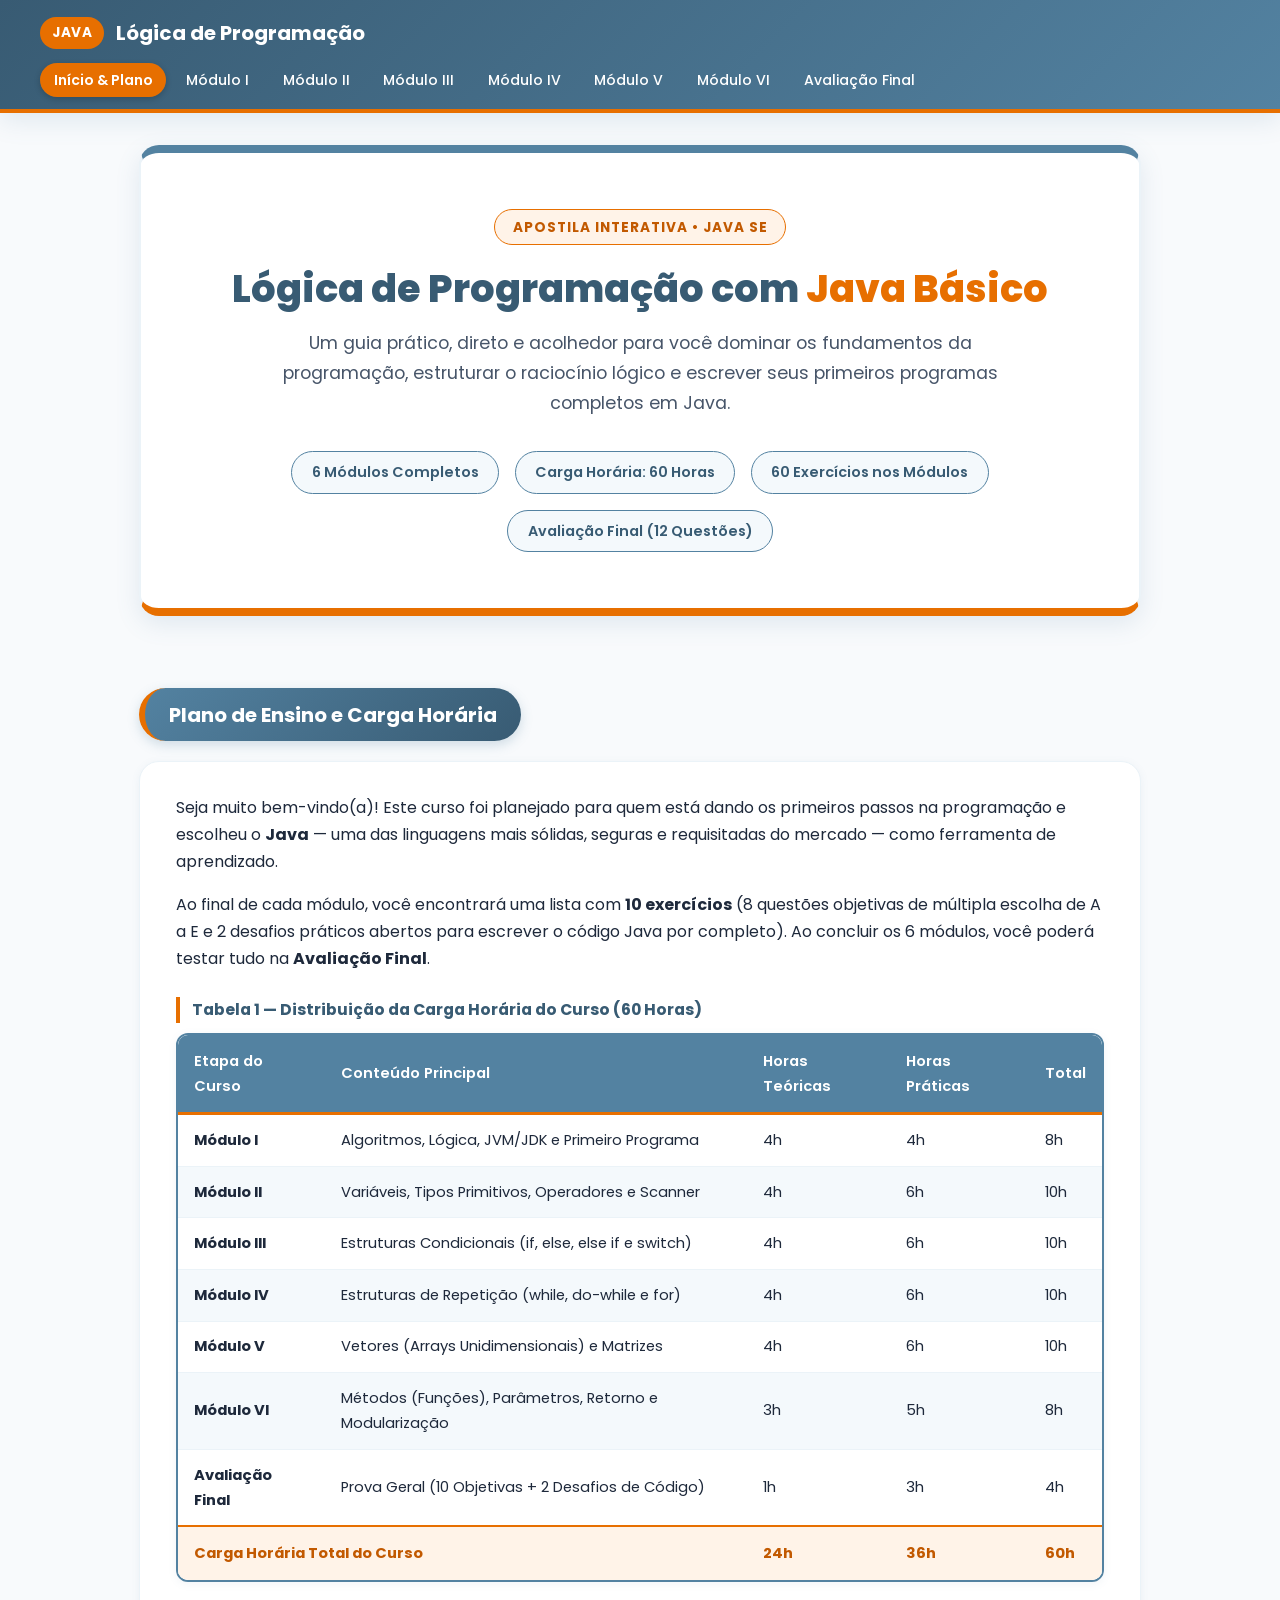
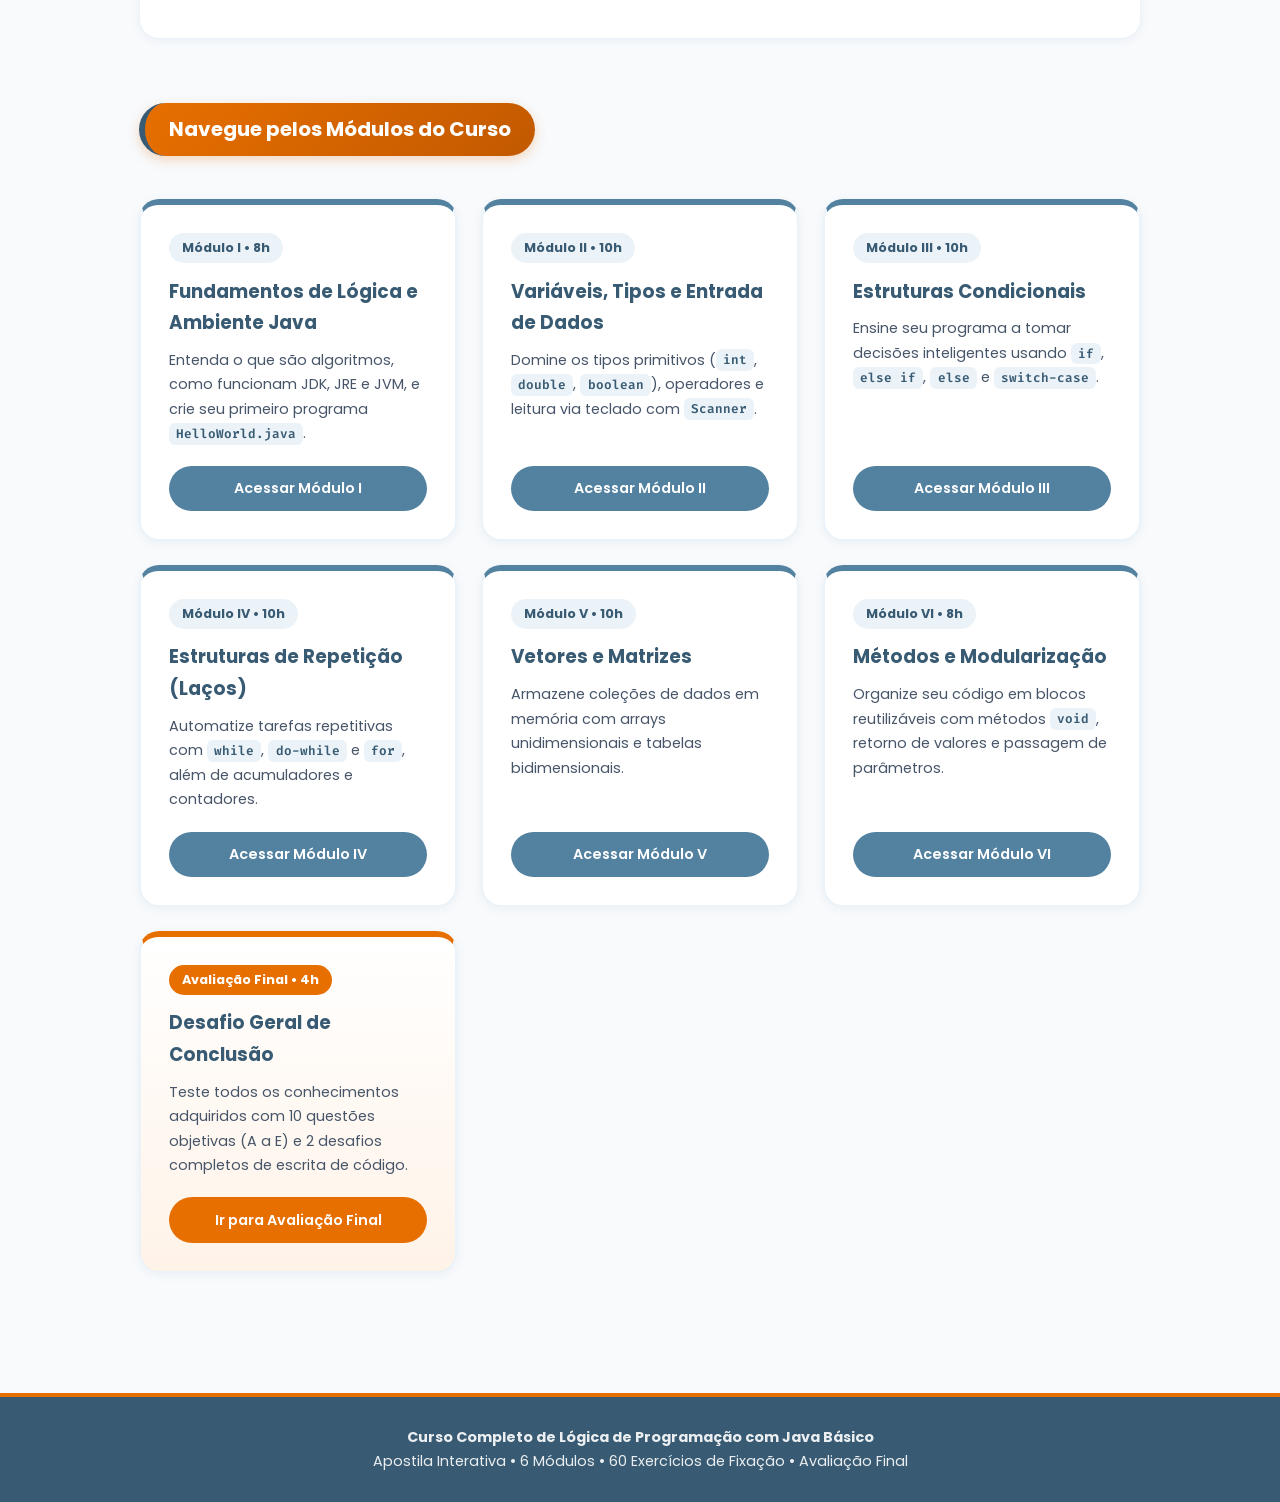
<file: index.html>
<!DOCTYPE html>
<html lang="pt-BR">
<head>
  <meta charset="UTF-8">
  <meta name="viewport" content="width=device-width, initial-scale=1.0">
  <title>Início & Plano de Ensino | Lógica de Programação com Java Básico</title>
  <link rel="stylesheet" href="styles.css">
</head>
<body>
  <header class="navbar">
    <div class="navbar-container">
      <a href="index.html" class="brand">
        <span class="brand-badge">JAVA</span>
        <span>Lógica de Programação</span>
      </a>
      <nav>
        <ul class="nav-links">
          <li><a href="index.html" class="active">Início & Plano</a></li>
<li><a href="modulo1.html" class="">Módulo I</a></li>
<li><a href="modulo2.html" class="">Módulo II</a></li>
<li><a href="modulo3.html" class="">Módulo III</a></li>
<li><a href="modulo4.html" class="">Módulo IV</a></li>
<li><a href="modulo5.html" class="">Módulo V</a></li>
<li><a href="modulo6.html" class="">Módulo VI</a></li>
<li><a href="avaliacao.html" class="">Avaliação Final</a></li>
        </ul>
      </nav>
    </div>
  </header>

  <main class="main-container">
    
<section class="hero-cover">
  <span class="hero-tag">Apostila Interativa • Java SE</span>
  <h1>Lógica de Programação com <span>Java Básico</span></h1>
  <p class="hero-subtitle">
    Um guia prático, direto e acolhedor para você dominar os fundamentos da programação, estruturar o raciocínio lógico e escrever seus primeiros programas completos em Java.
  </p>
  <div class="hero-meta">
    <span class="meta-pill">6 Módulos Completos</span>
    <span class="meta-pill">Carga Horária: 60 Horas</span>
    <span class="meta-pill">60 Exercícios nos Módulos</span>
    <span class="meta-pill">Avaliação Final (12 Questões)</span>
  </div>
</section>

<div class="title-balloon">Plano de Ensino e Carga Horária</div>
<section class="content-card">
  <p>
    Seja muito bem-vindo(a)! Este curso foi planejado para quem está dando os primeiros passos na programação e escolheu o <strong>Java</strong> — uma das linguagens mais sólidas, seguras e requisitadas do mercado — como ferramenta de aprendizado.
  </p>
  <p>
    Ao final de cada módulo, você encontrará uma lista com <strong>10 exercícios</strong> (8 questões objetivas de múltipla escolha de A a E e 2 desafios práticos abertos para escrever o código Java por completo). Ao concluir os 6 módulos, você poderá testar tudo na <strong>Avaliação Final</strong>.
  </p>

  <div class="table-caption">Tabela 1 — Distribuição da Carga Horária do Curso (60 Horas)</div>
  <div class="table-responsive">
    <table>
      <thead>
        <tr>
          <th>Etapa do Curso</th>
          <th>Conteúdo Principal</th>
          <th>Horas Teóricas</th>
          <th>Horas Práticas</th>
          <th>Total</th>
        </tr>
      </thead>
      <tbody>
        <tr>
          <td><strong>Módulo I</strong></td>
          <td>Algoritmos, Lógica, JVM/JDK e Primeiro Programa</td>
          <td>4h</td>
          <td>4h</td>
          <td>8h</td>
        </tr>
        <tr>
          <td><strong>Módulo II</strong></td>
          <td>Variáveis, Tipos Primitivos, Operadores e Scanner</td>
          <td>4h</td>
          <td>6h</td>
          <td>10h</td>
        </tr>
        <tr>
          <td><strong>Módulo III</strong></td>
          <td>Estruturas Condicionais (if, else, else if e switch)</td>
          <td>4h</td>
          <td>6h</td>
          <td>10h</td>
        </tr>
        <tr>
          <td><strong>Módulo IV</strong></td>
          <td>Estruturas de Repetição (while, do-while e for)</td>
          <td>4h</td>
          <td>6h</td>
          <td>10h</td>
        </tr>
        <tr>
          <td><strong>Módulo V</strong></td>
          <td>Vetores (Arrays Unidimensionais) e Matrizes</td>
          <td>4h</td>
          <td>6h</td>
          <td>10h</td>
        </tr>
        <tr>
          <td><strong>Módulo VI</strong></td>
          <td>Métodos (Funções), Parâmetros, Retorno e Modularização</td>
          <td>3h</td>
          <td>5h</td>
          <td>8h</td>
        </tr>
        <tr>
          <td><strong>Avaliação Final</strong></td>
          <td>Prova Geral (10 Objetivas + 2 Desafios de Código)</td>
          <td>1h</td>
          <td>3h</td>
          <td>4h</td>
        </tr>
      </tbody>
      <tfoot>
        <tr>
          <td colspan="2">Carga Horária Total do Curso</td>
          <td>24h</td>
          <td>36h</td>
          <td>60h</td>
        </tr>
      </tfoot>
    </table>
  </div>
</section>

<div class="title-balloon orange">Navegue pelos Módulos do Curso</div>
<section class="modules-grid">
  <div class="module-card">
    <span class="module-card-tag">Módulo I • 8h</span>
    <h3>Fundamentos de Lógica e Ambiente Java</h3>
    <p>Entenda o que são algoritmos, como funcionam JDK, JRE e JVM, e crie seu primeiro programa <code class="inline">HelloWorld.java</code>.</p>
    <a href="modulo1.html" class="btn">Acessar Módulo I</a>
  </div>

  <div class="module-card">
    <span class="module-card-tag">Módulo II • 10h</span>
    <h3>Variáveis, Tipos e Entrada de Dados</h3>
    <p>Domine os tipos primitivos (<code class="inline">int</code>, <code class="inline">double</code>, <code class="inline">boolean</code>), operadores e leitura via teclado com <code class="inline">Scanner</code>.</p>
    <a href="modulo2.html" class="btn">Acessar Módulo II</a>
  </div>

  <div class="module-card">
    <span class="module-card-tag">Módulo III • 10h</span>
    <h3>Estruturas Condicionais</h3>
    <p>Ensine seu programa a tomar decisões inteligentes usando <code class="inline">if</code>, <code class="inline">else if</code>, <code class="inline">else</code> e <code class="inline">switch-case</code>.</p>
    <a href="modulo3.html" class="btn">Acessar Módulo III</a>
  </div>

  <div class="module-card">
    <span class="module-card-tag">Módulo IV • 10h</span>
    <h3>Estruturas de Repetição (Laços)</h3>
    <p>Automatize tarefas repetitivas com <code class="inline">while</code>, <code class="inline">do-while</code> e <code class="inline">for</code>, além de acumuladores e contadores.</p>
    <a href="modulo4.html" class="btn">Acessar Módulo IV</a>
  </div>

  <div class="module-card">
    <span class="module-card-tag">Módulo V • 10h</span>
    <h3>Vetores e Matrizes</h3>
    <p>Armazene coleções de dados em memória com arrays unidimensionais e tabelas bidimensionais.</p>
    <a href="modulo5.html" class="btn">Acessar Módulo V</a>
  </div>

  <div class="module-card">
    <span class="module-card-tag">Módulo VI • 8h</span>
    <h3>Métodos e Modularização</h3>
    <p>Organize seu código em blocos reutilizáveis com métodos <code class="inline">void</code>, retorno de valores e passagem de parâmetros.</p>
    <a href="modulo6.html" class="btn">Acessar Módulo VI</a>
  </div>

  <div class="module-card exam-card">
    <span class="module-card-tag">Avaliação Final • 4h</span>
    <h3>Desafio Geral de Conclusão</h3>
    <p>Teste todos os conhecimentos adquiridos com 10 questões objetivas (A a E) e 2 desafios completos de escrita de código.</p>
    <a href="avaliacao.html" class="btn btn-orange">Ir para Avaliação Final</a>
  </div>
</section>

  </main>

  <footer>
    <p><strong>Curso Completo de Lógica de Programação com Java Básico</strong></p>
    <p>Apostila Interativa • 6 Módulos • 60 Exercícios de Fixação • Avaliação Final</p>
  </footer>
  <script src="script.js"></script>
    
</body>
</html>
</file>
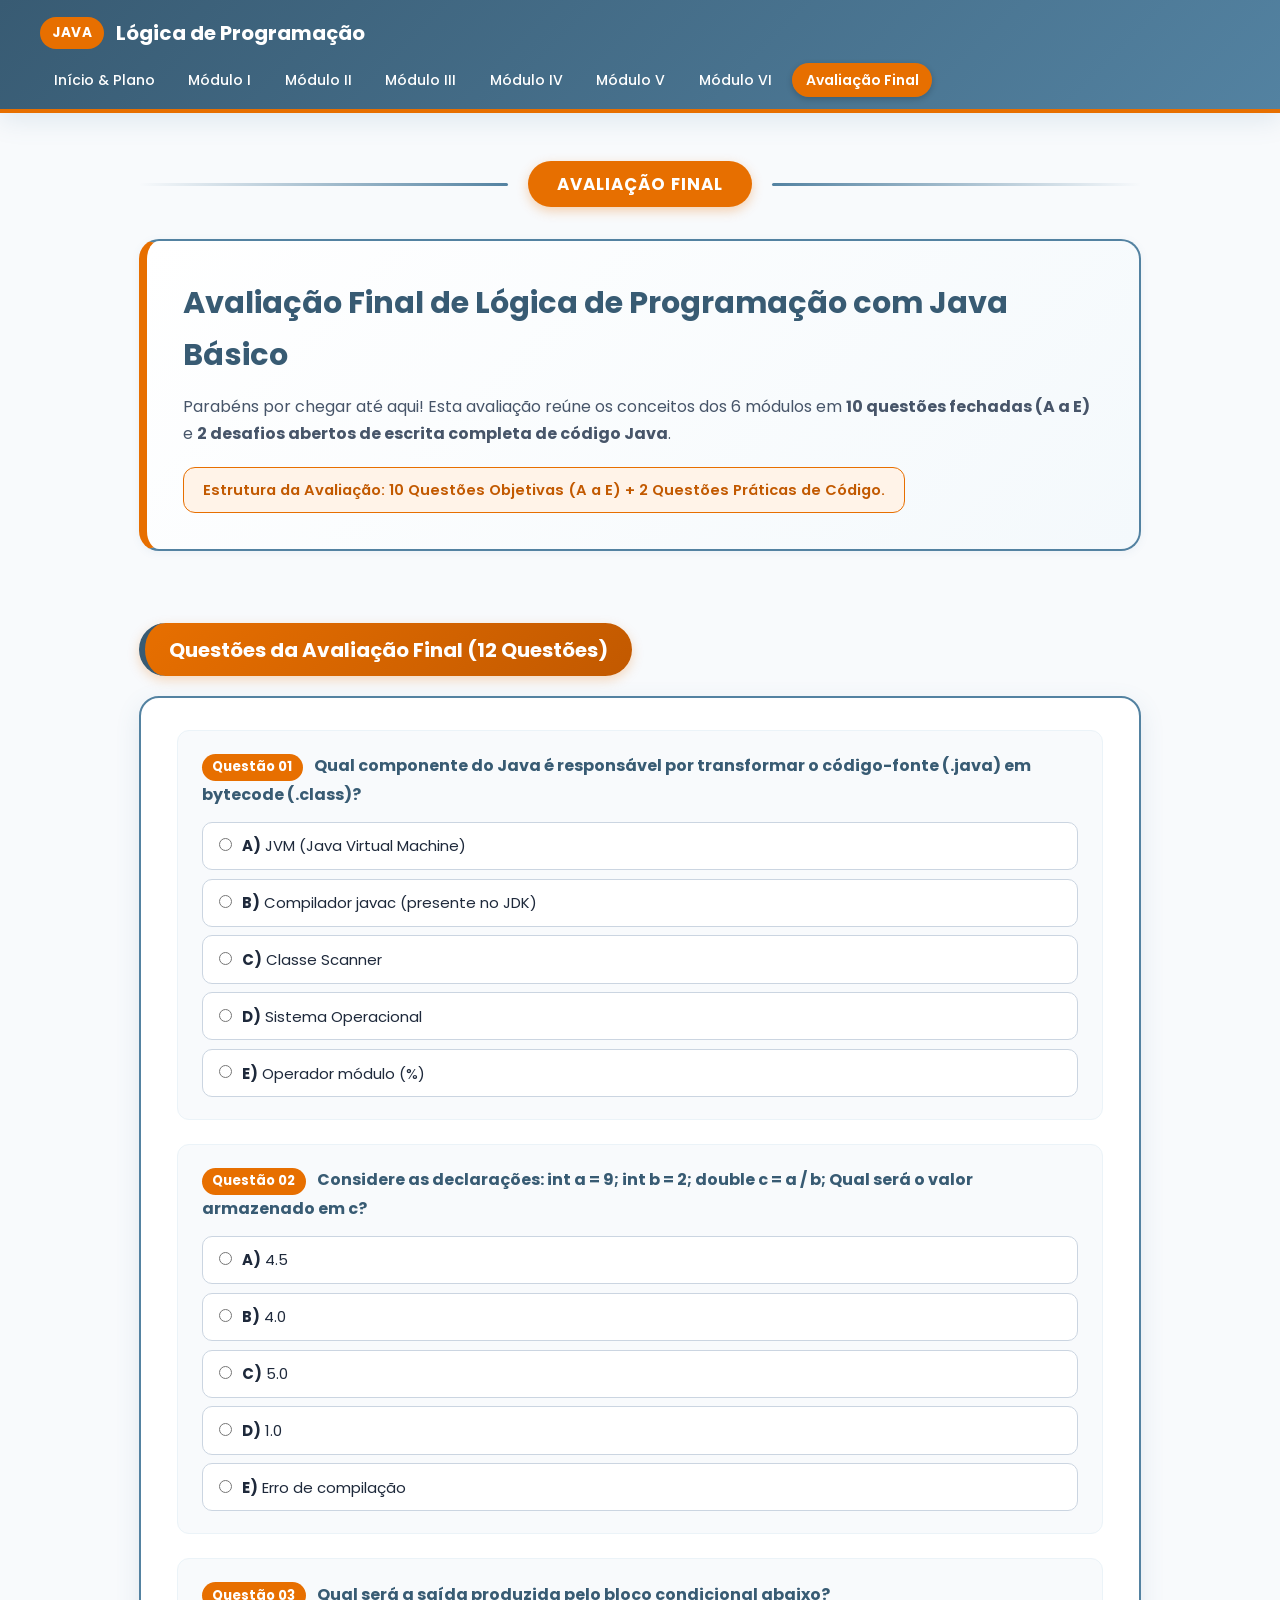
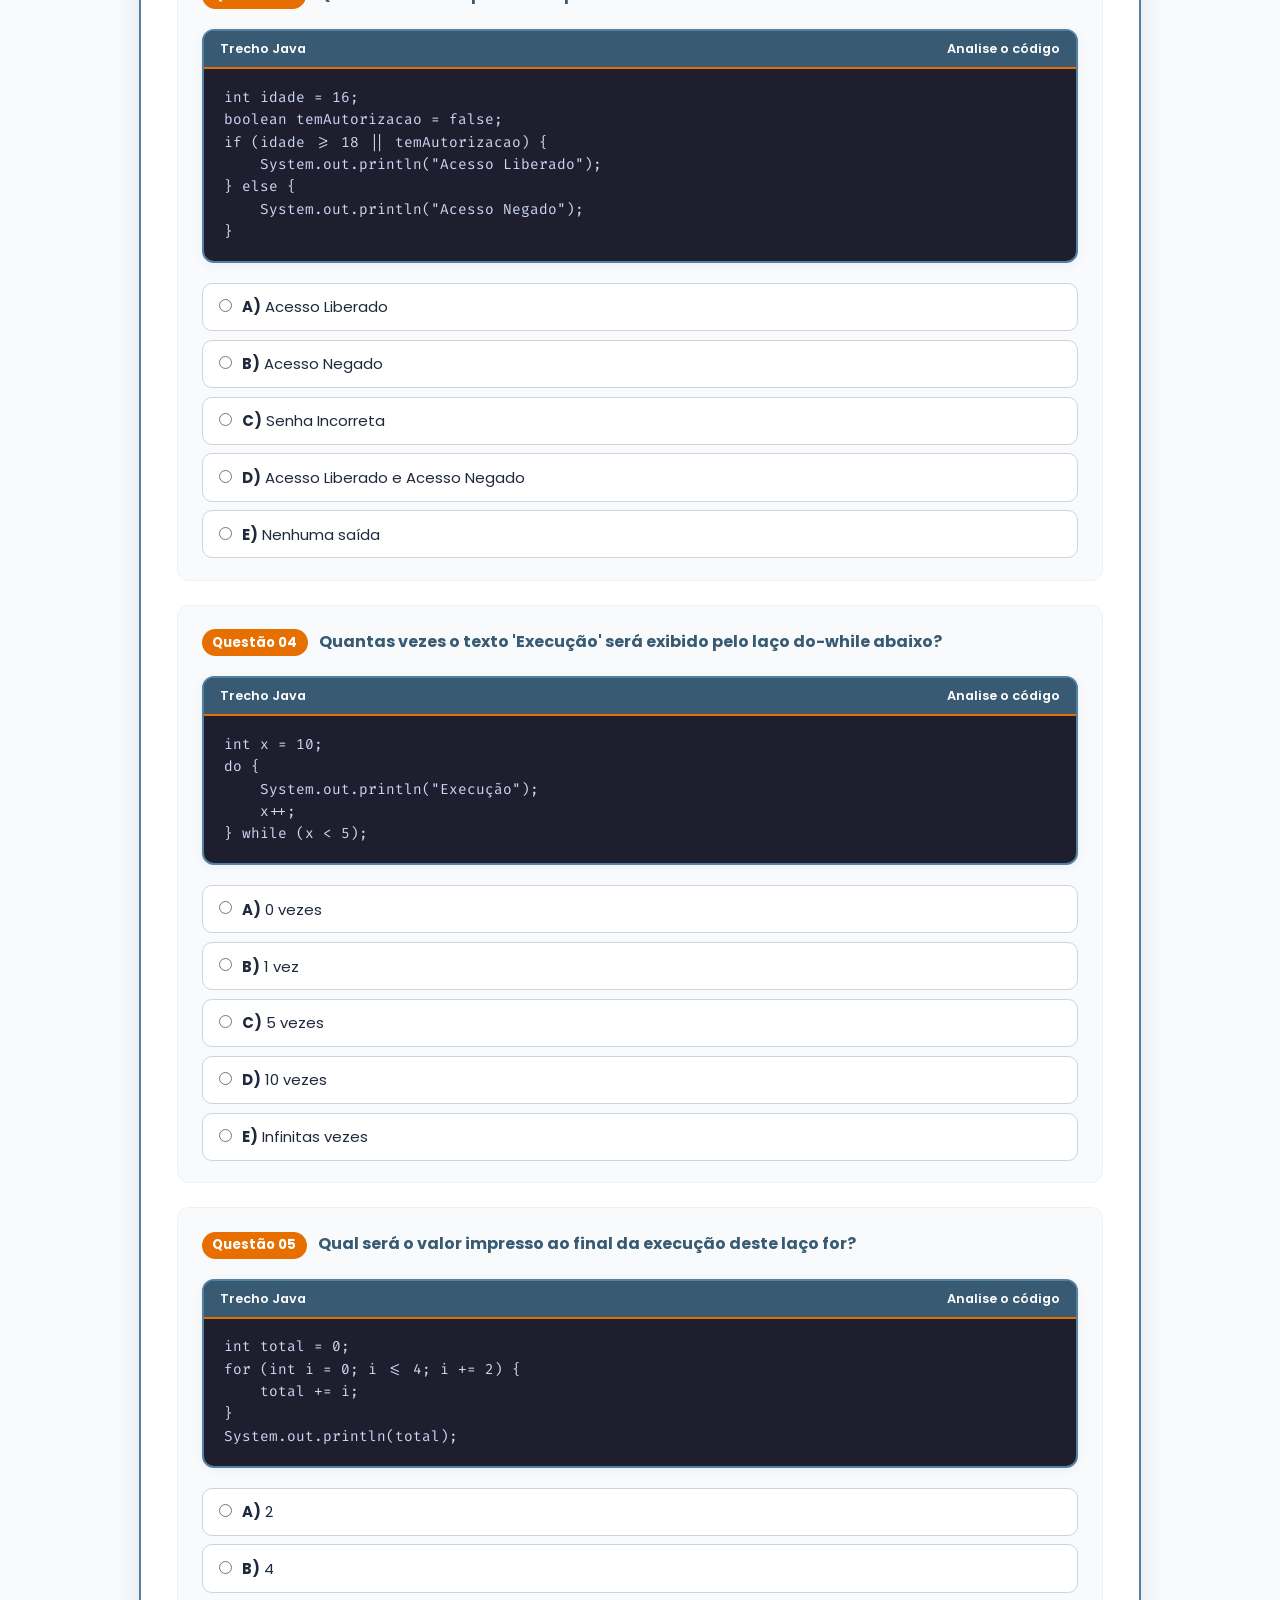
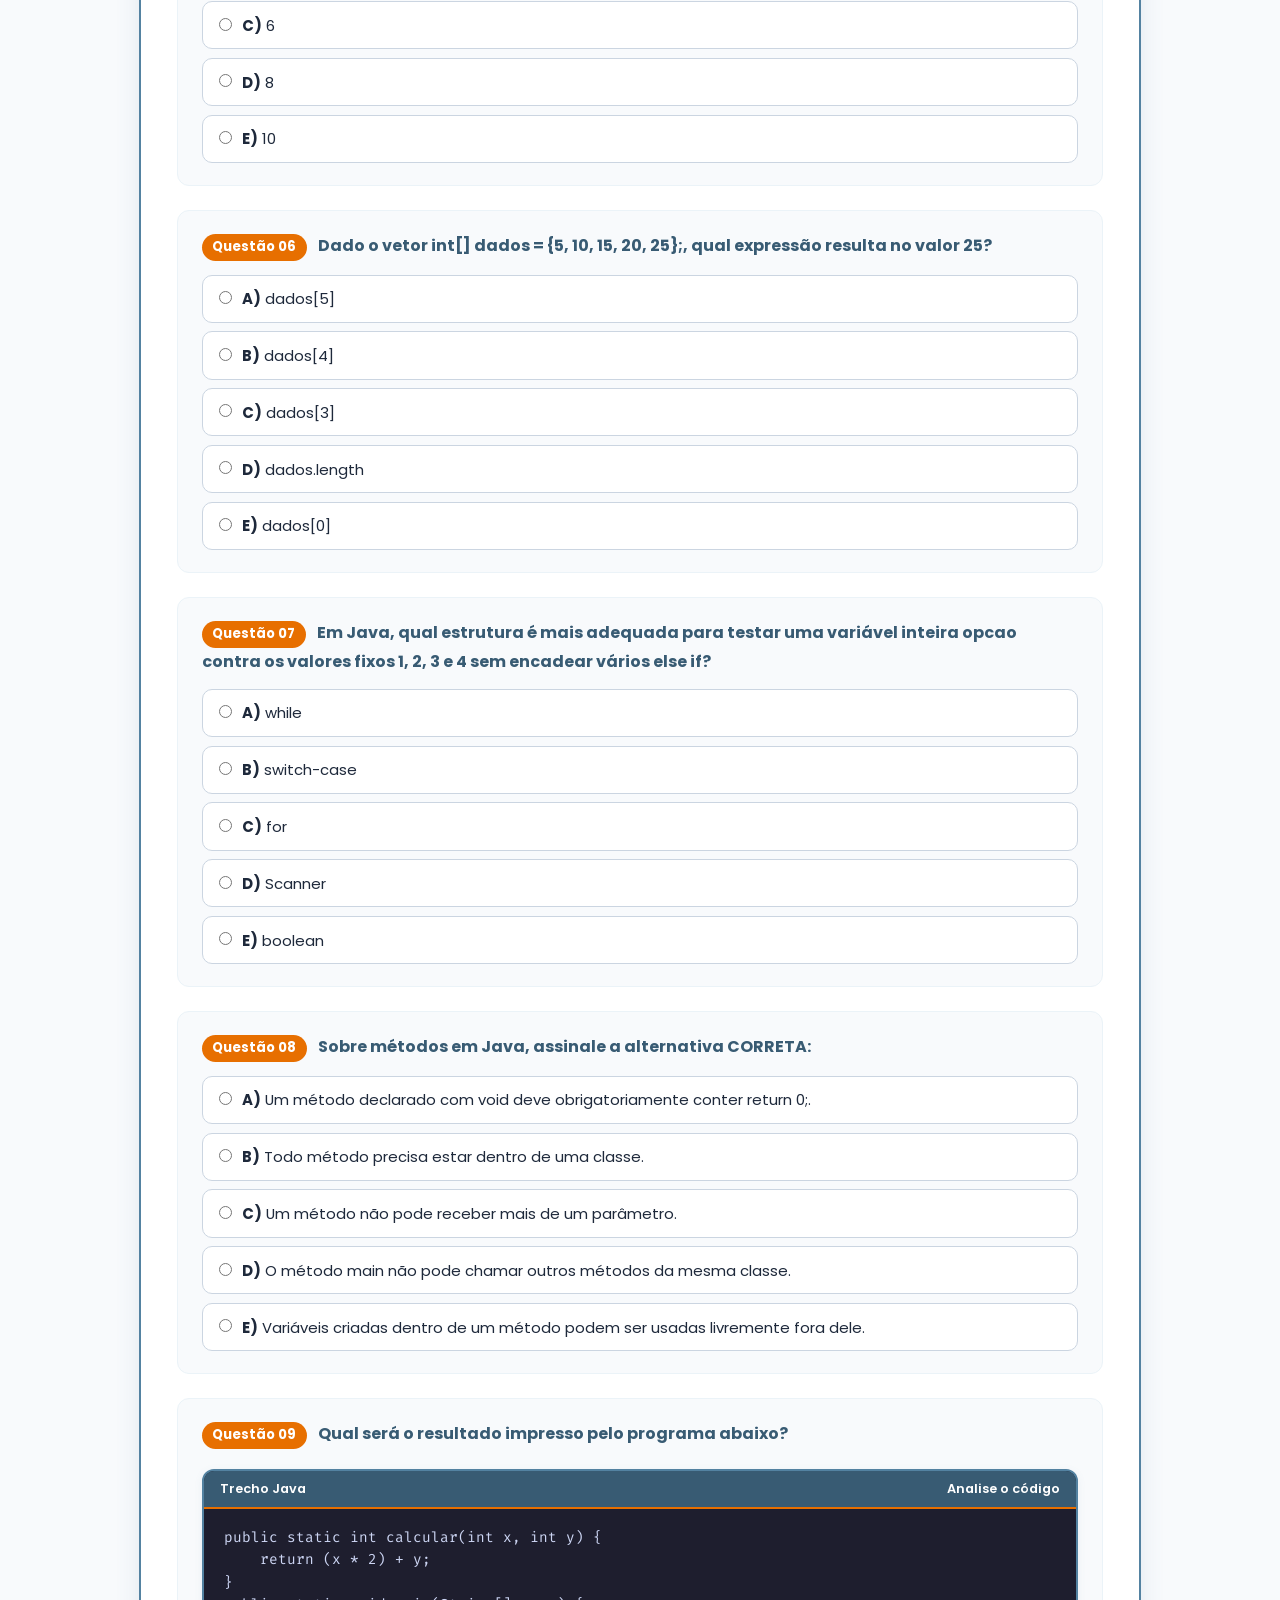
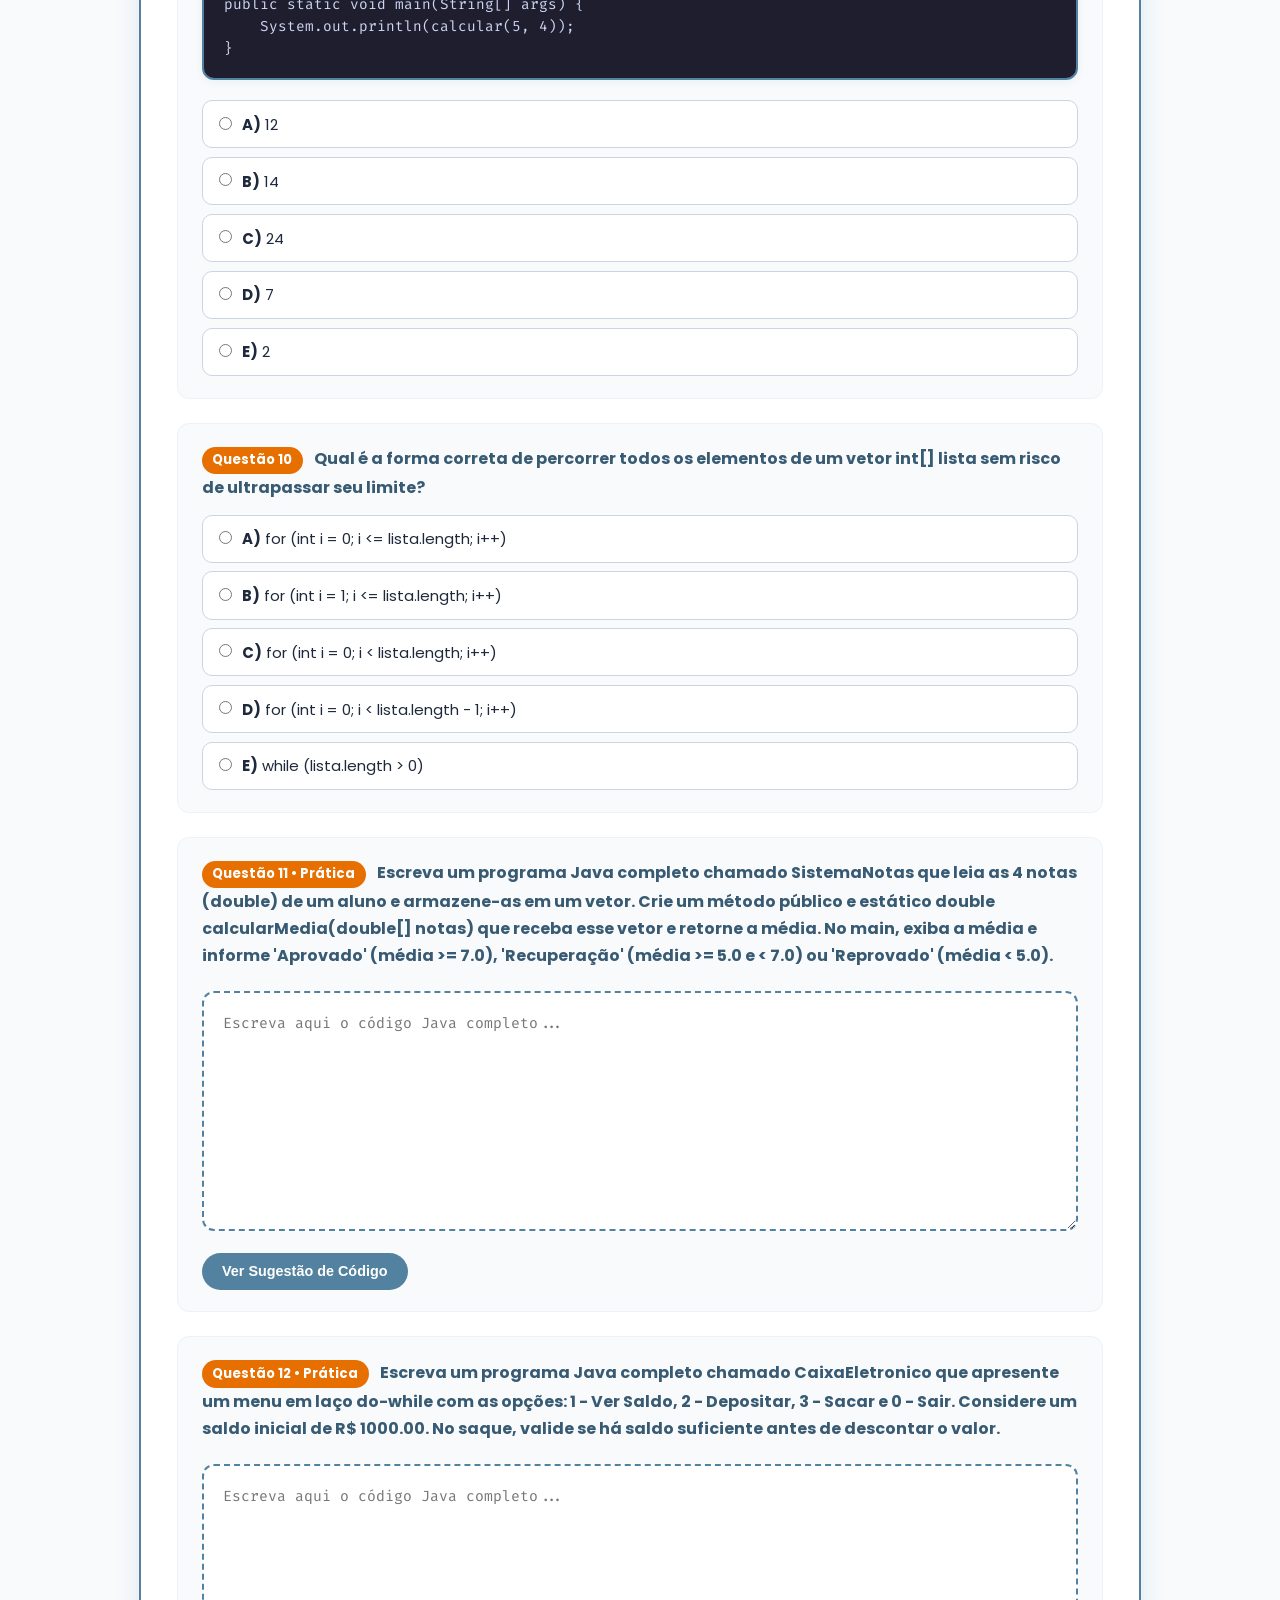
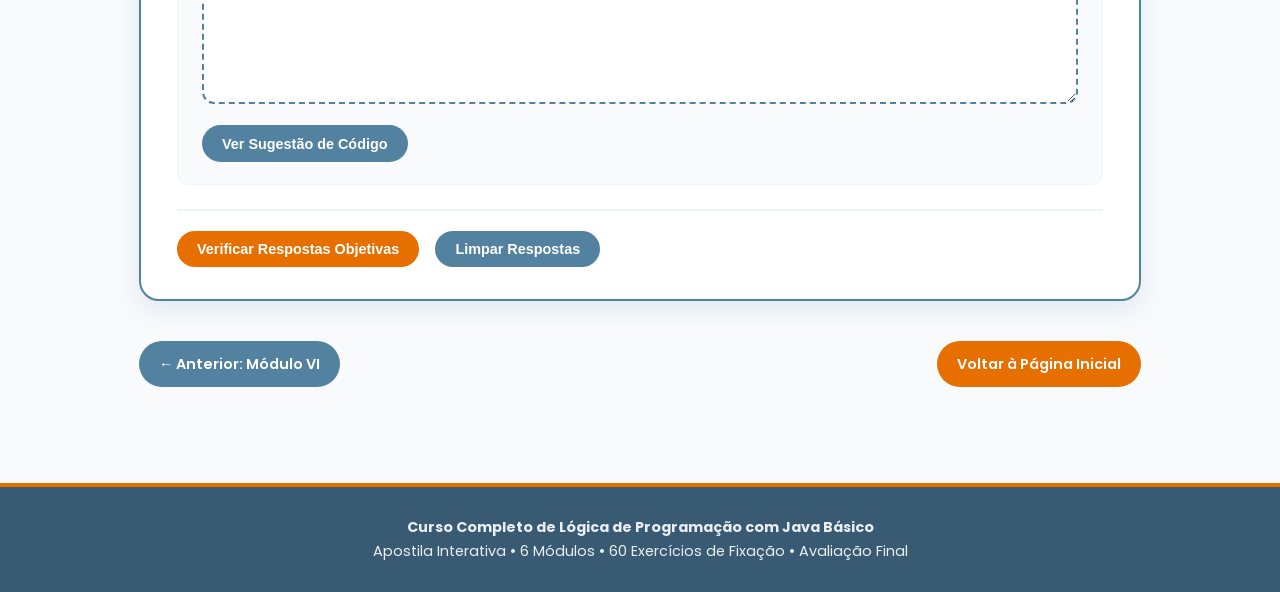
<file: avaliacao.html>
<!DOCTYPE html>
<html lang="pt-BR">
<head>
  <meta charset="UTF-8">
  <meta name="viewport" content="width=device-width, initial-scale=1.0">
  <title>Avaliação Final | Lógica de Programação com Java Básico</title>
  <link rel="stylesheet" href="styles.css">
</head>
<body>
  <header class="navbar">
    <div class="navbar-container">
      <a href="index.html" class="brand">
        <span class="brand-badge">JAVA</span>
        <span>Lógica de Programação</span>
      </a>
      <nav>
        <ul class="nav-links">
          <li><a href="index.html" class="">Início & Plano</a></li>
<li><a href="modulo1.html" class="">Módulo I</a></li>
<li><a href="modulo2.html" class="">Módulo II</a></li>
<li><a href="modulo3.html" class="">Módulo III</a></li>
<li><a href="modulo4.html" class="">Módulo IV</a></li>
<li><a href="modulo5.html" class="">Módulo V</a></li>
<li><a href="modulo6.html" class="">Módulo VI</a></li>
<li><a href="avaliacao.html" class="active">Avaliação Final</a></li>
        </ul>
      </nav>
    </div>
  </header>

  <main class="main-container">
    
<div class="chapter-separator">
  <div class="chapter-line"></div>
  <div class="chapter-badge">Avaliação Final</div>
  <div class="chapter-line right"></div>
</div>

<section class="module-intro-card">
  <h1>Avaliação Final de Lógica de Programação com Java Básico</h1>
  <p>
    Parabéns por chegar até aqui! Esta avaliação reúne os conceitos dos 6 módulos em <strong>10 questões fechadas (A a E)</strong> e <strong>2 desafios abertos de escrita completa de código Java</strong>.
  </p>
  <div class="exercise-notice">
    Estrutura da Avaliação: 10 Questões Objetivas (A a E) + 2 Questões Práticas de Código.
  </div>
</section>

<div class="title-balloon orange">Questões da Avaliação Final (12 Questões)</div>
<section class="exercise-section">
  <form id="form-av">
    <div class="question-box mc-question" data-answer="B"><div class="question-title"><span class="question-number">Questão 01</span> Qual componente do Java é responsável por transformar o código-fonte (.java) em bytecode (.class)?</div><div class="options-list"><label class="option-label"><input type="radio" name="q1" value="A"><span><strong>A)</strong> JVM (Java Virtual Machine)</span></label>
<label class="option-label"><input type="radio" name="q1" value="B"><span><strong>B)</strong> Compilador javac (presente no JDK)</span></label>
<label class="option-label"><input type="radio" name="q1" value="C"><span><strong>C)</strong> Classe Scanner</span></label>
<label class="option-label"><input type="radio" name="q1" value="D"><span><strong>D)</strong> Sistema Operacional</span></label>
<label class="option-label"><input type="radio" name="q1" value="E"><span><strong>E)</strong> Operador módulo (%)</span></label></div></div><div class="question-box mc-question" data-answer="B"><div class="question-title"><span class="question-number">Questão 02</span> Considere as declarações: int a = 9; int b = 2; double c = a / b; Qual será o valor armazenado em c?</div><div class="options-list"><label class="option-label"><input type="radio" name="q2" value="A"><span><strong>A)</strong> 4.5</span></label>
<label class="option-label"><input type="radio" name="q2" value="B"><span><strong>B)</strong> 4.0</span></label>
<label class="option-label"><input type="radio" name="q2" value="C"><span><strong>C)</strong> 5.0</span></label>
<label class="option-label"><input type="radio" name="q2" value="D"><span><strong>D)</strong> 1.0</span></label>
<label class="option-label"><input type="radio" name="q2" value="E"><span><strong>E)</strong> Erro de compilação</span></label></div></div><div class="question-box mc-question" data-answer="B"><div class="question-title"><span class="question-number">Questão 03</span> Qual será a saída produzida pelo bloco condicional abaixo?</div><div class="code-wrapper"><div class="code-header"><span>Trecho Java</span><span>Analise o código</span></div><pre>int idade = 16;
boolean temAutorizacao = false;
if (idade >= 18 || temAutorizacao) {
    System.out.println("Acesso Liberado");
} else {
    System.out.println("Acesso Negado");
}</pre></div><div class="options-list"><label class="option-label"><input type="radio" name="q3" value="A"><span><strong>A)</strong> Acesso Liberado</span></label>
<label class="option-label"><input type="radio" name="q3" value="B"><span><strong>B)</strong> Acesso Negado</span></label>
<label class="option-label"><input type="radio" name="q3" value="C"><span><strong>C)</strong> Senha Incorreta</span></label>
<label class="option-label"><input type="radio" name="q3" value="D"><span><strong>D)</strong> Acesso Liberado e Acesso Negado</span></label>
<label class="option-label"><input type="radio" name="q3" value="E"><span><strong>E)</strong> Nenhuma saída</span></label></div></div><div class="question-box mc-question" data-answer="B"><div class="question-title"><span class="question-number">Questão 04</span> Quantas vezes o texto 'Execução' será exibido pelo laço do-while abaixo?</div><div class="code-wrapper"><div class="code-header"><span>Trecho Java</span><span>Analise o código</span></div><pre>int x = 10;
do {
    System.out.println("Execução");
    x++;
} while (x < 5);</pre></div><div class="options-list"><label class="option-label"><input type="radio" name="q4" value="A"><span><strong>A)</strong> 0 vezes</span></label>
<label class="option-label"><input type="radio" name="q4" value="B"><span><strong>B)</strong> 1 vez</span></label>
<label class="option-label"><input type="radio" name="q4" value="C"><span><strong>C)</strong> 5 vezes</span></label>
<label class="option-label"><input type="radio" name="q4" value="D"><span><strong>D)</strong> 10 vezes</span></label>
<label class="option-label"><input type="radio" name="q4" value="E"><span><strong>E)</strong> Infinitas vezes</span></label></div></div><div class="question-box mc-question" data-answer="C"><div class="question-title"><span class="question-number">Questão 05</span> Qual será o valor impresso ao final da execução deste laço for?</div><div class="code-wrapper"><div class="code-header"><span>Trecho Java</span><span>Analise o código</span></div><pre>int total = 0;
for (int i = 0; i <= 4; i += 2) {
    total += i;
}
System.out.println(total);</pre></div><div class="options-list"><label class="option-label"><input type="radio" name="q5" value="A"><span><strong>A)</strong> 2</span></label>
<label class="option-label"><input type="radio" name="q5" value="B"><span><strong>B)</strong> 4</span></label>
<label class="option-label"><input type="radio" name="q5" value="C"><span><strong>C)</strong> 6</span></label>
<label class="option-label"><input type="radio" name="q5" value="D"><span><strong>D)</strong> 8</span></label>
<label class="option-label"><input type="radio" name="q5" value="E"><span><strong>E)</strong> 10</span></label></div></div><div class="question-box mc-question" data-answer="B"><div class="question-title"><span class="question-number">Questão 06</span> Dado o vetor int[] dados = {5, 10, 15, 20, 25};, qual expressão resulta no valor 25?</div><div class="options-list"><label class="option-label"><input type="radio" name="q6" value="A"><span><strong>A)</strong> dados[5]</span></label>
<label class="option-label"><input type="radio" name="q6" value="B"><span><strong>B)</strong> dados[4]</span></label>
<label class="option-label"><input type="radio" name="q6" value="C"><span><strong>C)</strong> dados[3]</span></label>
<label class="option-label"><input type="radio" name="q6" value="D"><span><strong>D)</strong> dados.length</span></label>
<label class="option-label"><input type="radio" name="q6" value="E"><span><strong>E)</strong> dados[0]</span></label></div></div><div class="question-box mc-question" data-answer="B"><div class="question-title"><span class="question-number">Questão 07</span> Em Java, qual estrutura é mais adequada para testar uma variável inteira opcao contra os valores fixos 1, 2, 3 e 4 sem encadear vários else if?</div><div class="options-list"><label class="option-label"><input type="radio" name="q7" value="A"><span><strong>A)</strong> while</span></label>
<label class="option-label"><input type="radio" name="q7" value="B"><span><strong>B)</strong> switch-case</span></label>
<label class="option-label"><input type="radio" name="q7" value="C"><span><strong>C)</strong> for</span></label>
<label class="option-label"><input type="radio" name="q7" value="D"><span><strong>D)</strong> Scanner</span></label>
<label class="option-label"><input type="radio" name="q7" value="E"><span><strong>E)</strong> boolean</span></label></div></div><div class="question-box mc-question" data-answer="B"><div class="question-title"><span class="question-number">Questão 08</span> Sobre métodos em Java, assinale a alternativa CORRETA:</div><div class="options-list"><label class="option-label"><input type="radio" name="q8" value="A"><span><strong>A)</strong> Um método declarado com void deve obrigatoriamente conter return 0;.</span></label>
<label class="option-label"><input type="radio" name="q8" value="B"><span><strong>B)</strong> Todo método precisa estar dentro de uma classe.</span></label>
<label class="option-label"><input type="radio" name="q8" value="C"><span><strong>C)</strong> Um método não pode receber mais de um parâmetro.</span></label>
<label class="option-label"><input type="radio" name="q8" value="D"><span><strong>D)</strong> O método main não pode chamar outros métodos da mesma classe.</span></label>
<label class="option-label"><input type="radio" name="q8" value="E"><span><strong>E)</strong> Variáveis criadas dentro de um método podem ser usadas livremente fora dele.</span></label></div></div><div class="question-box mc-question" data-answer="B"><div class="question-title"><span class="question-number">Questão 09</span> Qual será o resultado impresso pelo programa abaixo?</div><div class="code-wrapper"><div class="code-header"><span>Trecho Java</span><span>Analise o código</span></div><pre>public static int calcular(int x, int y) {
    return (x * 2) + y;
}
public static void main(String[] args) {
    System.out.println(calcular(5, 4));
}</pre></div><div class="options-list"><label class="option-label"><input type="radio" name="q9" value="A"><span><strong>A)</strong> 12</span></label>
<label class="option-label"><input type="radio" name="q9" value="B"><span><strong>B)</strong> 14</span></label>
<label class="option-label"><input type="radio" name="q9" value="C"><span><strong>C)</strong> 24</span></label>
<label class="option-label"><input type="radio" name="q9" value="D"><span><strong>D)</strong> 7</span></label>
<label class="option-label"><input type="radio" name="q9" value="E"><span><strong>E)</strong> 2</span></label></div></div><div class="question-box mc-question" data-answer="C"><div class="question-title"><span class="question-number">Questão 10</span> Qual é a forma correta de percorrer todos os elementos de um vetor int[] lista sem risco de ultrapassar seu limite?</div><div class="options-list"><label class="option-label"><input type="radio" name="q10" value="A"><span><strong>A)</strong> for (int i = 0; i <= lista.length; i++)</span></label>
<label class="option-label"><input type="radio" name="q10" value="B"><span><strong>B)</strong> for (int i = 1; i <= lista.length; i++)</span></label>
<label class="option-label"><input type="radio" name="q10" value="C"><span><strong>C)</strong> for (int i = 0; i < lista.length; i++)</span></label>
<label class="option-label"><input type="radio" name="q10" value="D"><span><strong>D)</strong> for (int i = 0; i < lista.length - 1; i++)</span></label>
<label class="option-label"><input type="radio" name="q10" value="E"><span><strong>E)</strong> while (lista.length > 0)</span></label></div></div><div class="question-box"><div class="question-title"><span class="question-number">Questão 11 • Prática</span> Escreva um programa Java completo chamado SistemaNotas que leia as 4 notas (double) de um aluno e armazene-as em um vetor. Crie um método público e estático double calcularMedia(double[] notas) que receba esse vetor e retorne a média. No main, exiba a média e informe 'Aprovado' (média >= 7.0), 'Recuperação' (média >= 5.0 e < 7.0) ou 'Reprovado' (média < 5.0).</div><textarea class="code-writing-area" placeholder="Escreva aqui o código Java completo..."></textarea><div class="solution-toggle"><button type="button" class="btn" onclick="toggleSolucao(this)">Ver Sugestão de Código</button><div class="solution-box"><strong>Sugestão de implementação em Java:</strong><div class="code-wrapper"><div class="code-header"><span>Solução Exemplo</span><span>Java</span></div><pre>import java.util.Scanner;

public class SistemaNotas {

    public static double calcularMedia(double[] notas) {
        double soma = 0;
        for (int i = 0; i < notas.length; i++) {
            soma += notas[i];
        }
        return soma / notas.length;
    }

    public static void main(String[] args) {
        Scanner sc = new Scanner(System.in);
        double[] notas = new double[4];

        for (int i = 0; i < notas.length; i++) {
            System.out.print("Digite a nota " + (i + 1) + ": ");
            notas[i] = sc.nextDouble();
        }

        double media = calcularMedia(notas);
        System.out.println("Média final: " + media);

        if (media >= 7.0) {
            System.out.println("Situação: Aprovado");
        } else if (media >= 5.0) {
            System.out.println("Situação: Recuperação");
        } else {
            System.out.println("Situação: Reprovado");
        }

        sc.close();
    }
}</pre></div></div></div></div><div class="question-box"><div class="question-title"><span class="question-number">Questão 12 • Prática</span> Escreva um programa Java completo chamado CaixaEletronico que apresente um menu em laço do-while com as opções: 1 - Ver Saldo, 2 - Depositar, 3 - Sacar e 0 - Sair. Considere um saldo inicial de R$ 1000.00. No saque, valide se há saldo suficiente antes de descontar o valor.</div><textarea class="code-writing-area" placeholder="Escreva aqui o código Java completo..."></textarea><div class="solution-toggle"><button type="button" class="btn" onclick="toggleSolucao(this)">Ver Sugestão de Código</button><div class="solution-box"><strong>Sugestão de implementação em Java:</strong><div class="code-wrapper"><div class="code-header"><span>Solução Exemplo</span><span>Java</span></div><pre>import java.util.Scanner;

public class CaixaEletronico {
    public static void main(String[] args) {
        Scanner sc = new Scanner(System.in);
        double saldo = 1000.00;
        int opcao;

        do {
            System.out.println("\n=== CAIXA ELETRÔNICO ===");
            System.out.println("1 - Ver Saldo");
            System.out.println("2 - Depositar");
            System.out.println("3 - Sacar");
            System.out.println("0 - Sair");
            System.out.print("Escolha uma opção: ");
            opcao = sc.nextInt();

            switch (opcao) {
                case 1:
                    System.out.println("Saldo atual: R$ " + saldo);
                    break;
                case 2:
                    System.out.print("Valor para depósito: R$ ");
                    double dep = sc.nextDouble();
                    if (dep > 0) {
                        saldo += dep;
                        System.out.println("Depósito realizado!");
                    }
                    break;
                case 3:
                    System.out.print("Valor para saque: R$ ");
                    double saq = sc.nextDouble();
                    if (saq > 0 && saq <= saldo) {
                        saldo -= saq;
                        System.out.println("Saque realizado!");
                    } else {
                        System.out.println("Saldo insuficiente ou valor inválido.");
                    }
                    break;
                case 0:
                    System.out.println("Encerrando atendimento...");
                    break;
                default:
                    System.out.println("Opção inválida!");
            }
        } while (opcao != 0);

        sc.close();
    }
}</pre></div></div></div></div>
    <div class="quiz-actions">
      <button type="button" class="btn btn-orange" onclick="verificarRespostas('form-av', 'fb-av')">Verificar Respostas Objetivas</button>
      <button type="button" class="btn" onclick="limparRespostas('form-av', 'fb-av')">Limpar Respostas</button>
      <span id="fb-av" class="quiz-feedback"></span>
    </div>
  </form>
</section>

<div class="page-nav-footer">
  <a href="modulo6.html" class="btn">&larr; Anterior: Módulo VI</a>
  <a href="index.html" class="btn btn-orange">Voltar à Página Inicial</a>
</div>

  </main>

  <footer>
    <p><strong>Curso Completo de Lógica de Programação com Java Básico</strong></p>
    <p>Apostila Interativa • 6 Módulos • 60 Exercícios de Fixação • Avaliação Final</p>
  </footer>
  <script src="script.js"></script>
    
</body>
</html>
</file>
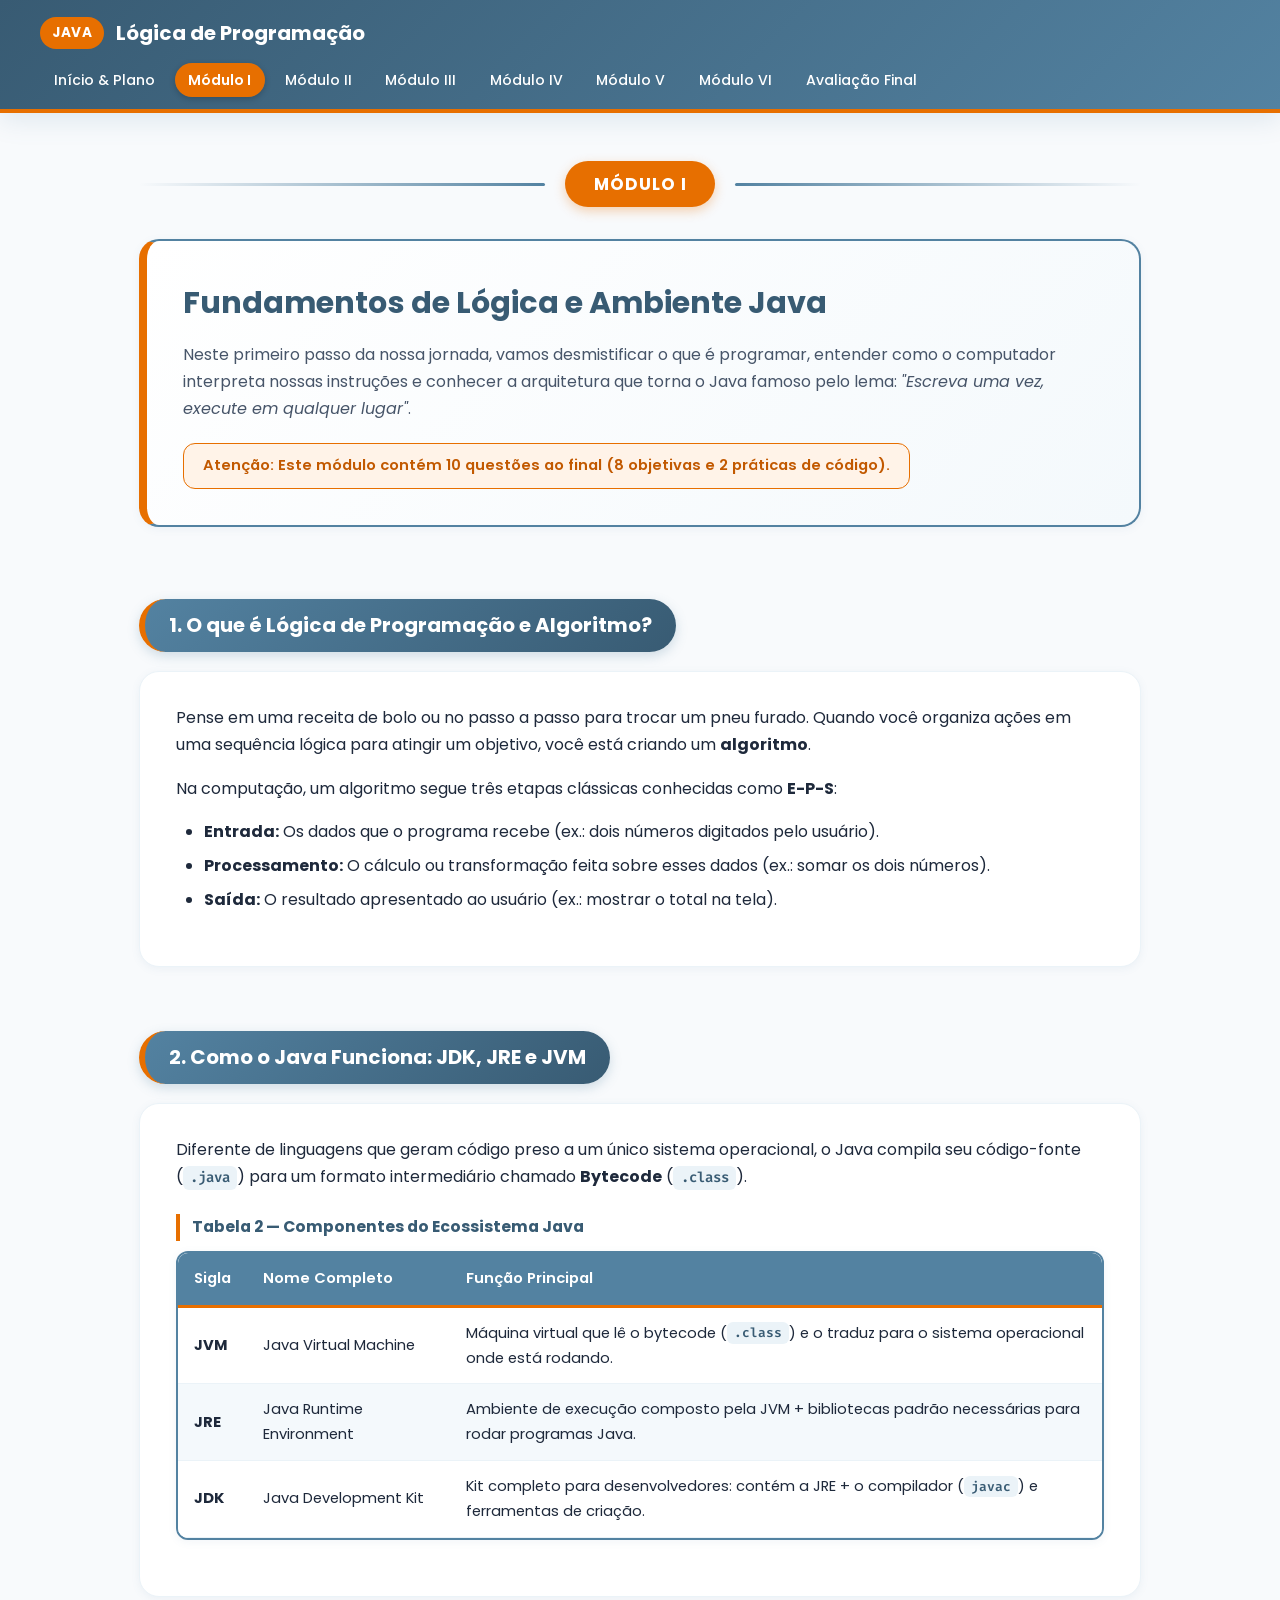
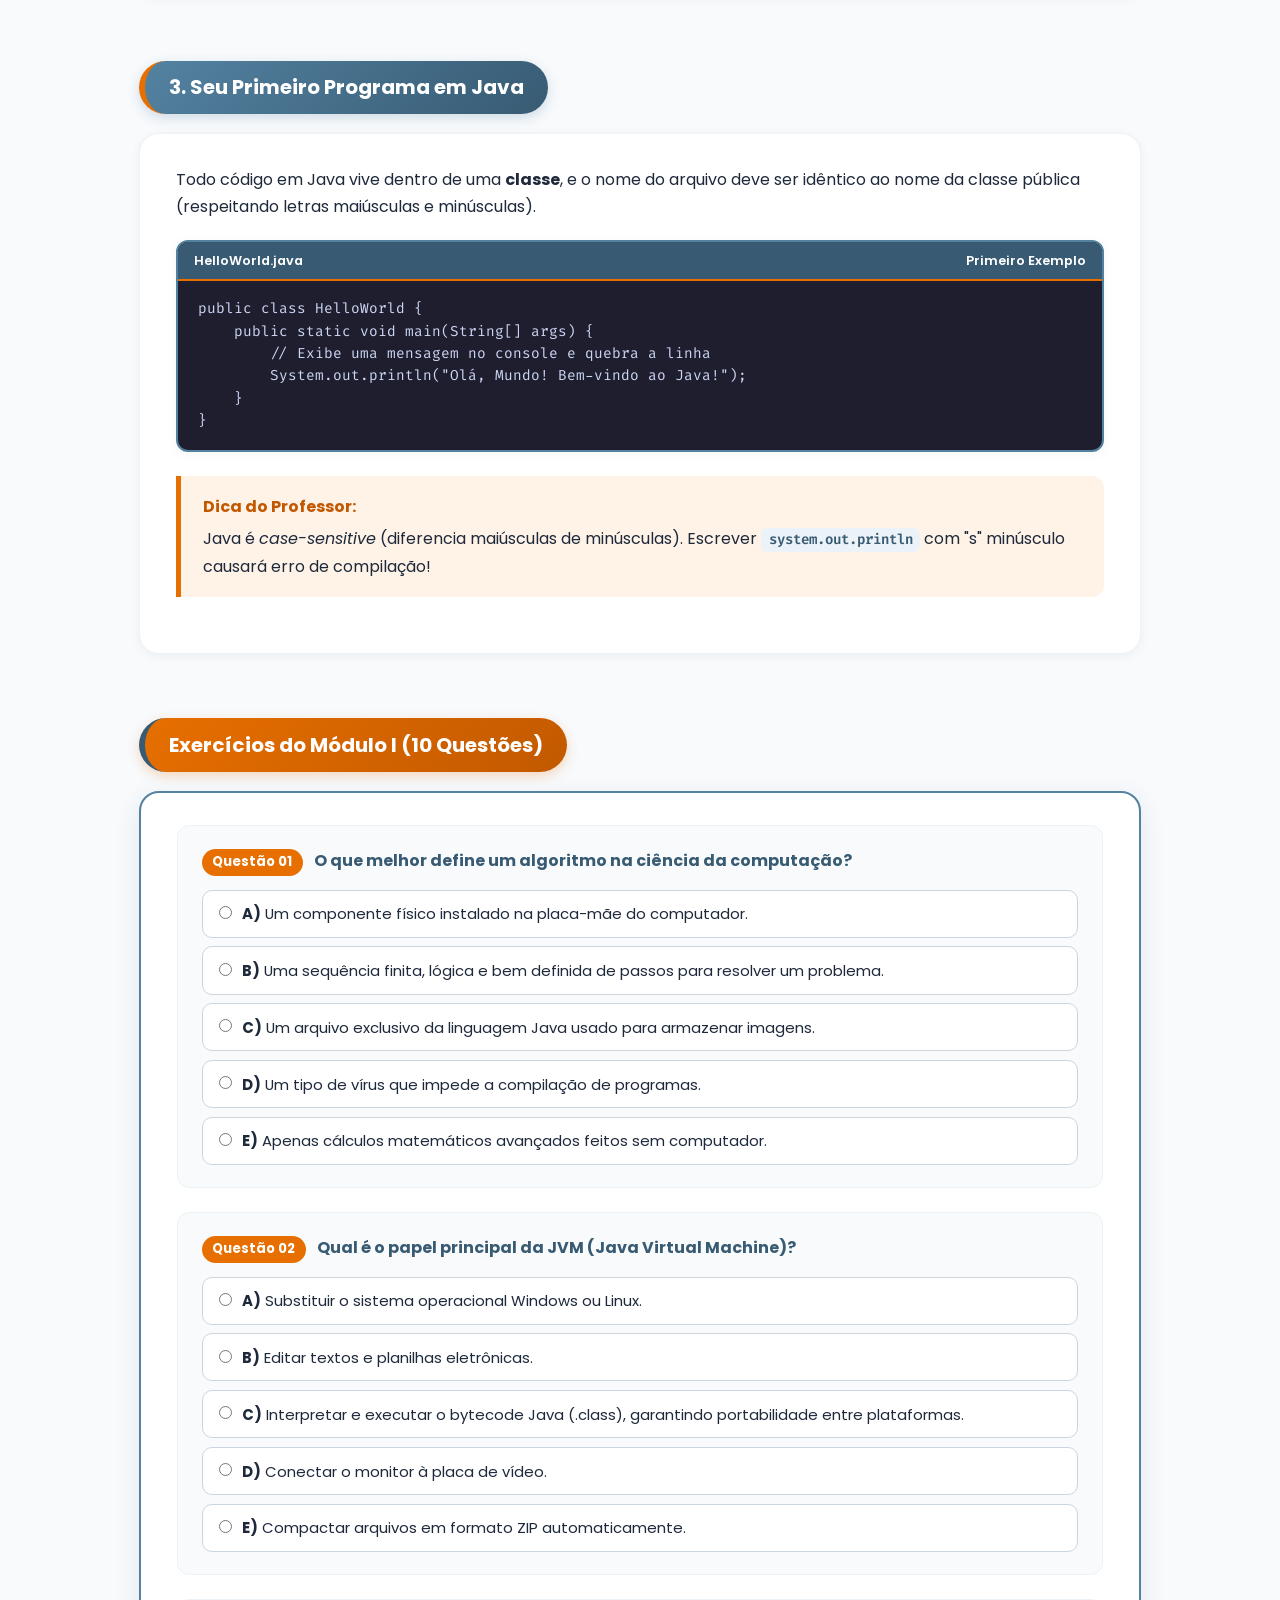
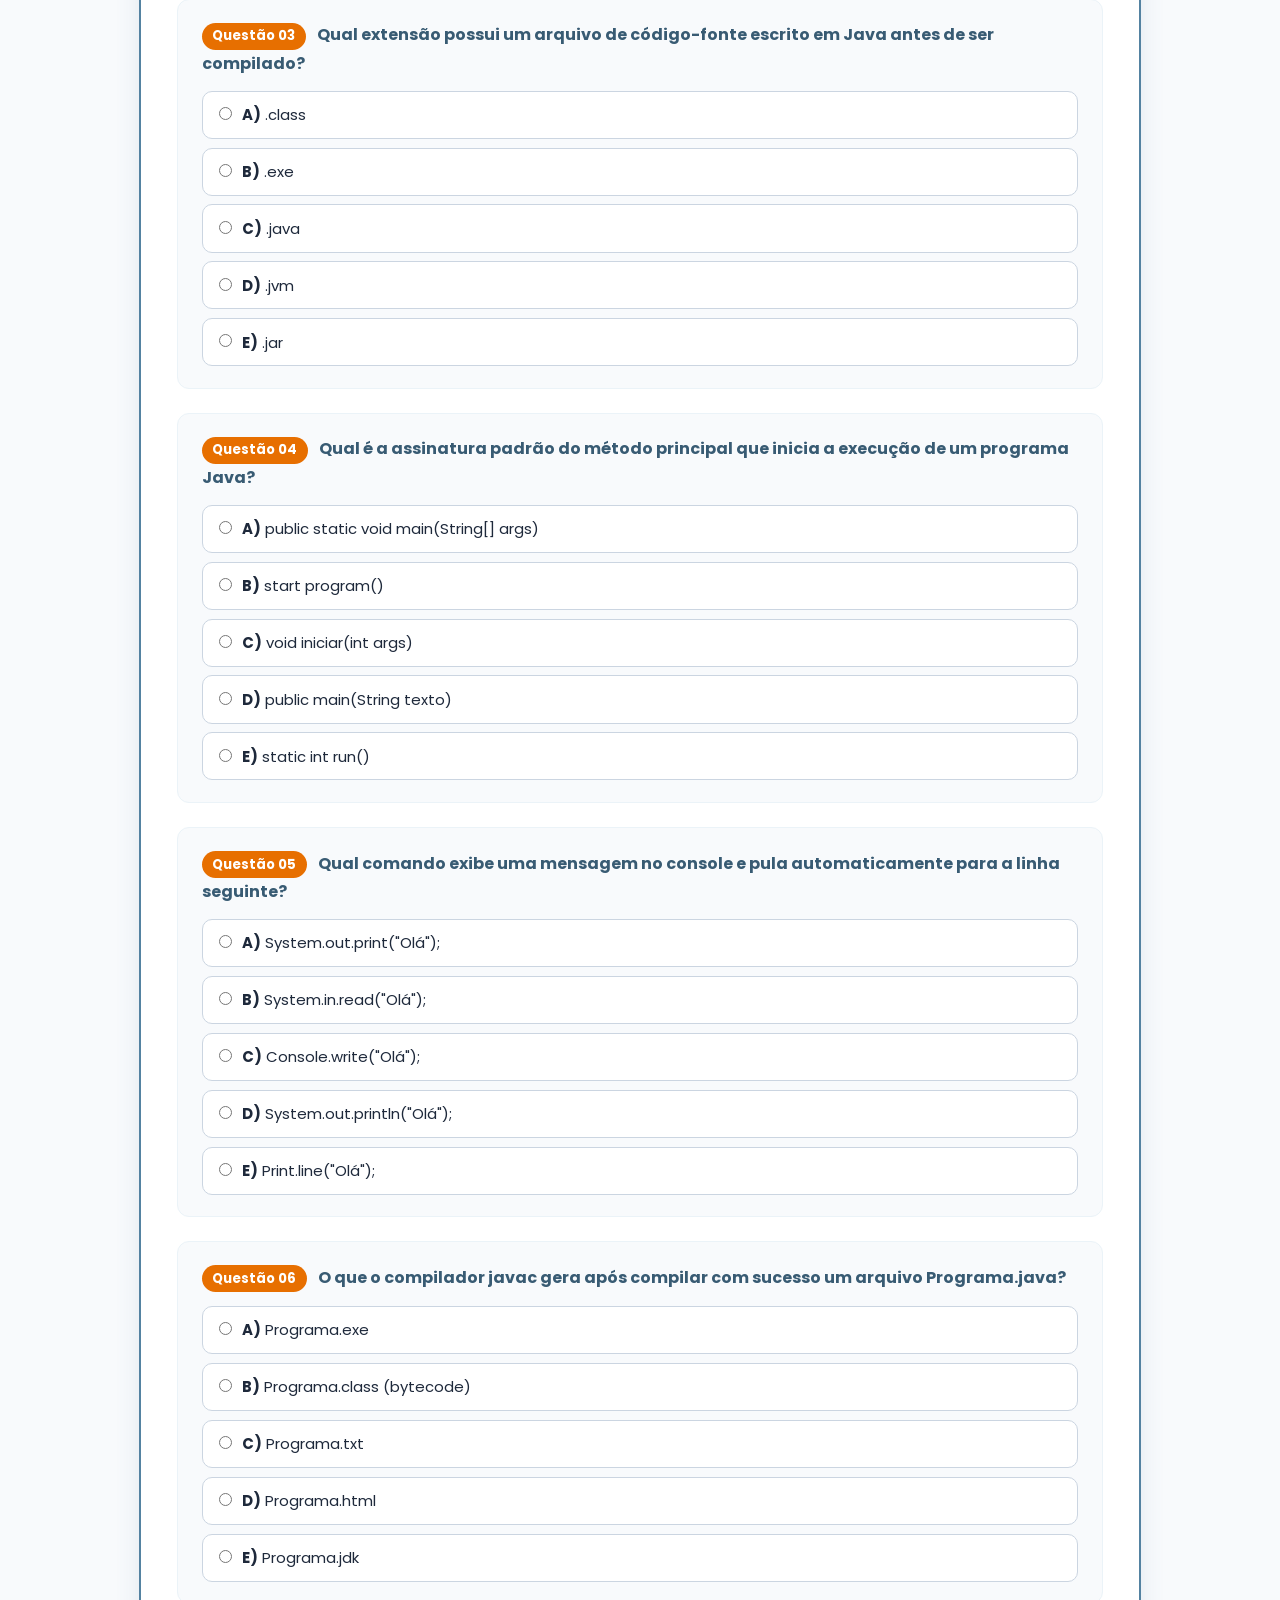
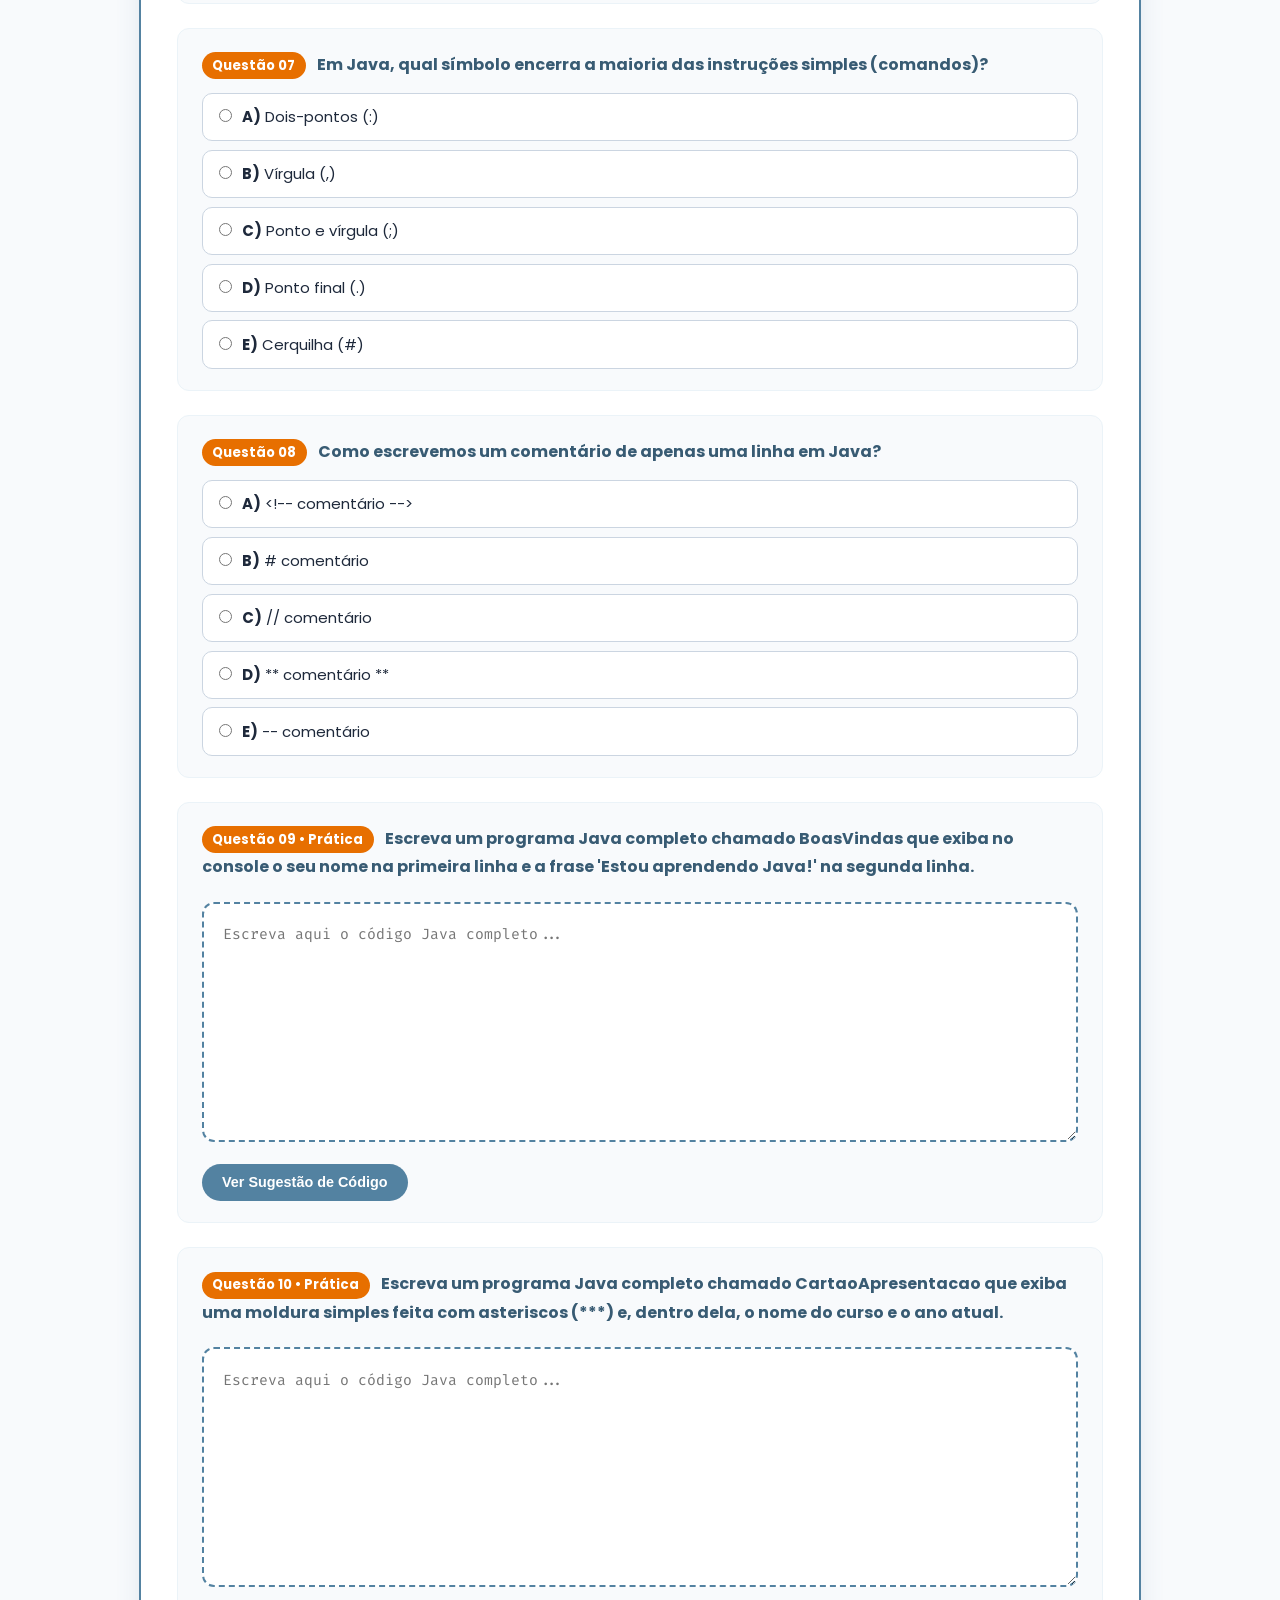
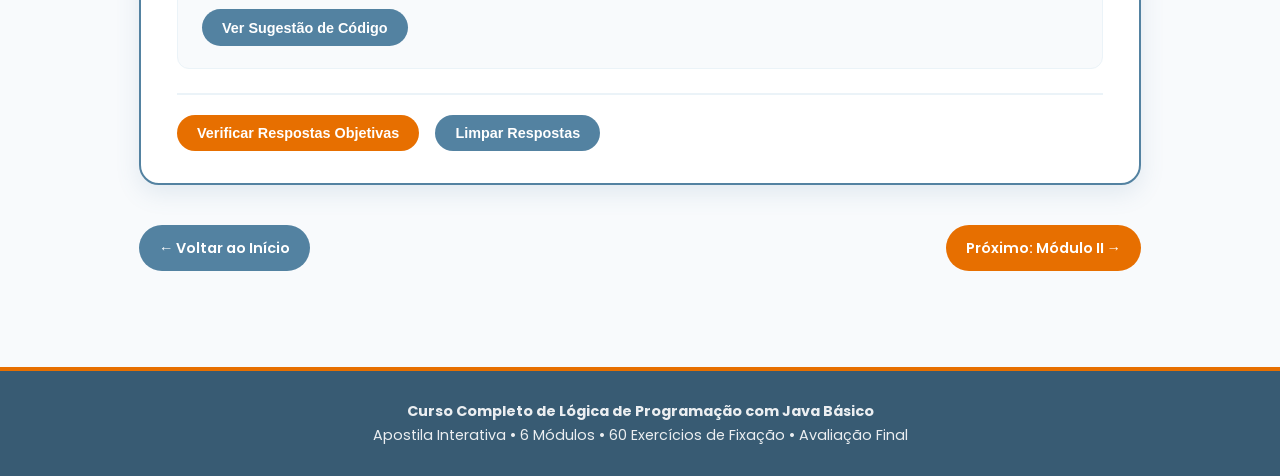
<file: modulo1.html>
<!DOCTYPE html>
<html lang="pt-BR">
<head>
  <meta charset="UTF-8">
  <meta name="viewport" content="width=device-width, initial-scale=1.0">
  <title>Módulo I - Fundamentos | Lógica de Programação com Java Básico</title>
  <link rel="stylesheet" href="styles.css">
</head>
<body>
  <header class="navbar">
    <div class="navbar-container">
      <a href="index.html" class="brand">
        <span class="brand-badge">JAVA</span>
        <span>Lógica de Programação</span>
      </a>
      <nav>
        <ul class="nav-links">
          <li><a href="index.html" class="">Início & Plano</a></li>
<li><a href="modulo1.html" class="active">Módulo I</a></li>
<li><a href="modulo2.html" class="">Módulo II</a></li>
<li><a href="modulo3.html" class="">Módulo III</a></li>
<li><a href="modulo4.html" class="">Módulo IV</a></li>
<li><a href="modulo5.html" class="">Módulo V</a></li>
<li><a href="modulo6.html" class="">Módulo VI</a></li>
<li><a href="avaliacao.html" class="">Avaliação Final</a></li>
        </ul>
      </nav>
    </div>
  </header>

  <main class="main-container">
    
<div class="chapter-separator">
  <div class="chapter-line"></div>
  <div class="chapter-badge">Módulo I</div>
  <div class="chapter-line right"></div>
</div>

<section class="module-intro-card">
  <h1>Fundamentos de Lógica e Ambiente Java</h1>
  <p>
    Neste primeiro passo da nossa jornada, vamos desmistificar o que é programar, entender como o computador interpreta nossas instruções e conhecer a arquitetura que torna o Java famoso pelo lema: <em>"Escreva uma vez, execute em qualquer lugar"</em>.
  </p>
  <div class="exercise-notice">
    Atenção: Este módulo contém 10 questões ao final (8 objetivas e 2 práticas de código).
  </div>
</section>

<div class="title-balloon">1. O que é Lógica de Programação e Algoritmo?</div>
<section class="content-card">
  <p>
    Pense em uma receita de bolo ou no passo a passo para trocar um pneu furado. Quando você organiza ações em uma sequência lógica para atingir um objetivo, você está criando um <strong>algoritmo</strong>.
  </p>
  <p>
    Na computação, um algoritmo segue três etapas clássicas conhecidas como <strong>E-P-S</strong>:
  </p>
  <ul>
    <li><strong>Entrada:</strong> Os dados que o programa recebe (ex.: dois números digitados pelo usuário).</li>
    <li><strong>Processamento:</strong> O cálculo ou transformação feita sobre esses dados (ex.: somar os dois números).</li>
    <li><strong>Saída:</strong> O resultado apresentado ao usuário (ex.: mostrar o total na tela).</li>
  </ul>
</section>

<div class="title-balloon">2. Como o Java Funciona: JDK, JRE e JVM</div>
<section class="content-card">
  <p>
    Diferente de linguagens que geram código preso a um único sistema operacional, o Java compila seu código-fonte (<code class="inline">.java</code>) para um formato intermediário chamado <strong>Bytecode</strong> (<code class="inline">.class</code>).
  </p>

  <div class="table-caption">Tabela 2 — Componentes do Ecossistema Java</div>
  <div class="table-responsive">
    <table>
      <thead>
        <tr>
          <th>Sigla</th>
          <th>Nome Completo</th>
          <th>Função Principal</th>
        </tr>
      </thead>
      <tbody>
        <tr>
          <td><strong>JVM</strong></td>
          <td>Java Virtual Machine</td>
          <td>Máquina virtual que lê o bytecode (<code class="inline">.class</code>) e o traduz para o sistema operacional onde está rodando.</td>
        </tr>
        <tr>
          <td><strong>JRE</strong></td>
          <td>Java Runtime Environment</td>
          <td>Ambiente de execução composto pela JVM + bibliotecas padrão necessárias para rodar programas Java.</td>
        </tr>
        <tr>
          <td><strong>JDK</strong></td>
          <td>Java Development Kit</td>
          <td>Kit completo para desenvolvedores: contém a JRE + o compilador (<code class="inline">javac</code>) e ferramentas de criação.</td>
        </tr>
      </tbody>
    </table>
  </div>
</section>

<div class="title-balloon">3. Seu Primeiro Programa em Java</div>
<section class="content-card">
  <p>
    Todo código em Java vive dentro de uma <strong>classe</strong>, e o nome do arquivo deve ser idêntico ao nome da classe pública (respeitando letras maiúsculas e minúsculas).
  </p>

  <div class="code-wrapper">
    <div class="code-header"><span>HelloWorld.java</span><span>Primeiro Exemplo</span></div>
    <pre>public class HelloWorld {
    public static void main(String[] args) {
        // Exibe uma mensagem no console e quebra a linha
        System.out.println("Olá, Mundo! Bem-vindo ao Java!");
    }
}</pre>
  </div>

  <div class="professor-tip">
    <strong>Dica do Professor:</strong>
    Java é <em>case-sensitive</em> (diferencia maiúsculas de minúsculas). Escrever <code class="inline">system.out.println</code> com "s" minúsculo causará erro de compilação!
  </div>
</section>

<div class="title-balloon orange">Exercícios do Módulo I (10 Questões)</div>
<section class="exercise-section">
  <form id="form-m1">
    <div class="question-box mc-question" data-answer="B"><div class="question-title"><span class="question-number">Questão 01</span> O que melhor define um algoritmo na ciência da computação?</div><div class="options-list"><label class="option-label"><input type="radio" name="q1" value="A"><span><strong>A)</strong> Um componente físico instalado na placa-mãe do computador.</span></label>
<label class="option-label"><input type="radio" name="q1" value="B"><span><strong>B)</strong> Uma sequência finita, lógica e bem definida de passos para resolver um problema.</span></label>
<label class="option-label"><input type="radio" name="q1" value="C"><span><strong>C)</strong> Um arquivo exclusivo da linguagem Java usado para armazenar imagens.</span></label>
<label class="option-label"><input type="radio" name="q1" value="D"><span><strong>D)</strong> Um tipo de vírus que impede a compilação de programas.</span></label>
<label class="option-label"><input type="radio" name="q1" value="E"><span><strong>E)</strong> Apenas cálculos matemáticos avançados feitos sem computador.</span></label></div></div><div class="question-box mc-question" data-answer="C"><div class="question-title"><span class="question-number">Questão 02</span> Qual é o papel principal da JVM (Java Virtual Machine)?</div><div class="options-list"><label class="option-label"><input type="radio" name="q2" value="A"><span><strong>A)</strong> Substituir o sistema operacional Windows ou Linux.</span></label>
<label class="option-label"><input type="radio" name="q2" value="B"><span><strong>B)</strong> Editar textos e planilhas eletrônicas.</span></label>
<label class="option-label"><input type="radio" name="q2" value="C"><span><strong>C)</strong> Interpretar e executar o bytecode Java (.class), garantindo portabilidade entre plataformas.</span></label>
<label class="option-label"><input type="radio" name="q2" value="D"><span><strong>D)</strong> Conectar o monitor à placa de vídeo.</span></label>
<label class="option-label"><input type="radio" name="q2" value="E"><span><strong>E)</strong> Compactar arquivos em formato ZIP automaticamente.</span></label></div></div><div class="question-box mc-question" data-answer="C"><div class="question-title"><span class="question-number">Questão 03</span> Qual extensão possui um arquivo de código-fonte escrito em Java antes de ser compilado?</div><div class="options-list"><label class="option-label"><input type="radio" name="q3" value="A"><span><strong>A)</strong> .class</span></label>
<label class="option-label"><input type="radio" name="q3" value="B"><span><strong>B)</strong> .exe</span></label>
<label class="option-label"><input type="radio" name="q3" value="C"><span><strong>C)</strong> .java</span></label>
<label class="option-label"><input type="radio" name="q3" value="D"><span><strong>D)</strong> .jvm</span></label>
<label class="option-label"><input type="radio" name="q3" value="E"><span><strong>E)</strong> .jar</span></label></div></div><div class="question-box mc-question" data-answer="A"><div class="question-title"><span class="question-number">Questão 04</span> Qual é a assinatura padrão do método principal que inicia a execução de um programa Java?</div><div class="options-list"><label class="option-label"><input type="radio" name="q4" value="A"><span><strong>A)</strong> public static void main(String[] args)</span></label>
<label class="option-label"><input type="radio" name="q4" value="B"><span><strong>B)</strong> start program()</span></label>
<label class="option-label"><input type="radio" name="q4" value="C"><span><strong>C)</strong> void iniciar(int args)</span></label>
<label class="option-label"><input type="radio" name="q4" value="D"><span><strong>D)</strong> public main(String texto)</span></label>
<label class="option-label"><input type="radio" name="q4" value="E"><span><strong>E)</strong> static int run()</span></label></div></div><div class="question-box mc-question" data-answer="D"><div class="question-title"><span class="question-number">Questão 05</span> Qual comando exibe uma mensagem no console e pula automaticamente para a linha seguinte?</div><div class="options-list"><label class="option-label"><input type="radio" name="q5" value="A"><span><strong>A)</strong> System.out.print("Olá");</span></label>
<label class="option-label"><input type="radio" name="q5" value="B"><span><strong>B)</strong> System.in.read("Olá");</span></label>
<label class="option-label"><input type="radio" name="q5" value="C"><span><strong>C)</strong> Console.write("Olá");</span></label>
<label class="option-label"><input type="radio" name="q5" value="D"><span><strong>D)</strong> System.out.println("Olá");</span></label>
<label class="option-label"><input type="radio" name="q5" value="E"><span><strong>E)</strong> Print.line("Olá");</span></label></div></div><div class="question-box mc-question" data-answer="B"><div class="question-title"><span class="question-number">Questão 06</span> O que o compilador javac gera após compilar com sucesso um arquivo Programa.java?</div><div class="options-list"><label class="option-label"><input type="radio" name="q6" value="A"><span><strong>A)</strong> Programa.exe</span></label>
<label class="option-label"><input type="radio" name="q6" value="B"><span><strong>B)</strong> Programa.class (bytecode)</span></label>
<label class="option-label"><input type="radio" name="q6" value="C"><span><strong>C)</strong> Programa.txt</span></label>
<label class="option-label"><input type="radio" name="q6" value="D"><span><strong>D)</strong> Programa.html</span></label>
<label class="option-label"><input type="radio" name="q6" value="E"><span><strong>E)</strong> Programa.jdk</span></label></div></div><div class="question-box mc-question" data-answer="C"><div class="question-title"><span class="question-number">Questão 07</span> Em Java, qual símbolo encerra a maioria das instruções simples (comandos)?</div><div class="options-list"><label class="option-label"><input type="radio" name="q7" value="A"><span><strong>A)</strong> Dois-pontos (:)</span></label>
<label class="option-label"><input type="radio" name="q7" value="B"><span><strong>B)</strong> Vírgula (,)</span></label>
<label class="option-label"><input type="radio" name="q7" value="C"><span><strong>C)</strong> Ponto e vírgula (;)</span></label>
<label class="option-label"><input type="radio" name="q7" value="D"><span><strong>D)</strong> Ponto final (.)</span></label>
<label class="option-label"><input type="radio" name="q7" value="E"><span><strong>E)</strong> Cerquilha (#)</span></label></div></div><div class="question-box mc-question" data-answer="C"><div class="question-title"><span class="question-number">Questão 08</span> Como escrevemos um comentário de apenas uma linha em Java?</div><div class="options-list"><label class="option-label"><input type="radio" name="q8" value="A"><span><strong>A)</strong> &lt;!-- comentário --&gt;</span></label>
<label class="option-label"><input type="radio" name="q8" value="B"><span><strong>B)</strong> # comentário</span></label>
<label class="option-label"><input type="radio" name="q8" value="C"><span><strong>C)</strong> // comentário</span></label>
<label class="option-label"><input type="radio" name="q8" value="D"><span><strong>D)</strong> ** comentário **</span></label>
<label class="option-label"><input type="radio" name="q8" value="E"><span><strong>E)</strong> -- comentário</span></label></div></div><div class="question-box"><div class="question-title"><span class="question-number">Questão 09 • Prática</span> Escreva um programa Java completo chamado BoasVindas que exiba no console o seu nome na primeira linha e a frase 'Estou aprendendo Java!' na segunda linha.</div><textarea class="code-writing-area" placeholder="Escreva aqui o código Java completo..."></textarea><div class="solution-toggle"><button type="button" class="btn" onclick="toggleSolucao(this)">Ver Sugestão de Código</button><div class="solution-box"><strong>Sugestão de implementação em Java:</strong><div class="code-wrapper"><div class="code-header"><span>Solução Exemplo</span><span>Java</span></div><pre>public class BoasVindas {
    public static void main(String[] args) {
        System.out.println("Olá, eu sou estudante de Java!");
        System.out.println("Estou aprendendo Java!");
    }
}</pre></div></div></div></div><div class="question-box"><div class="question-title"><span class="question-number">Questão 10 • Prática</span> Escreva um programa Java completo chamado CartaoApresentacao que exiba uma moldura simples feita com asteriscos (***) e, dentro dela, o nome do curso e o ano atual.</div><textarea class="code-writing-area" placeholder="Escreva aqui o código Java completo..."></textarea><div class="solution-toggle"><button type="button" class="btn" onclick="toggleSolucao(this)">Ver Sugestão de Código</button><div class="solution-box"><strong>Sugestão de implementação em Java:</strong><div class="code-wrapper"><div class="code-header"><span>Solução Exemplo</span><span>Java</span></div><pre>public class CartaoApresentacao {
    public static void main(String[] args) {
        System.out.println("******************************");
        System.out.println("* Curso: Java Básico         *");
        System.out.println("* Ano: 2026                  *");
        System.out.println("******************************");
    }
}</pre></div></div></div></div>
    <div class="quiz-actions">
      <button type="button" class="btn btn-orange" onclick="verificarRespostas('form-m1', 'fb-m1')">Verificar Respostas Objetivas</button>
      <button type="button" class="btn" onclick="limparRespostas('form-m1', 'fb-m1')">Limpar Respostas</button>
      <span id="fb-m1" class="quiz-feedback"></span>
    </div>
  </form>
</section>

<div class="page-nav-footer">
  <a href="index.html" class="btn">&larr; Voltar ao Início</a>
  <a href="modulo2.html" class="btn btn-orange">Próximo: Módulo II &rarr;</a>
</div>

  </main>

  <footer>
    <p><strong>Curso Completo de Lógica de Programação com Java Básico</strong></p>
    <p>Apostila Interativa • 6 Módulos • 60 Exercícios de Fixação • Avaliação Final</p>
  </footer>
  <script src="script.js"></script>
    
</body>
</html>
</file>
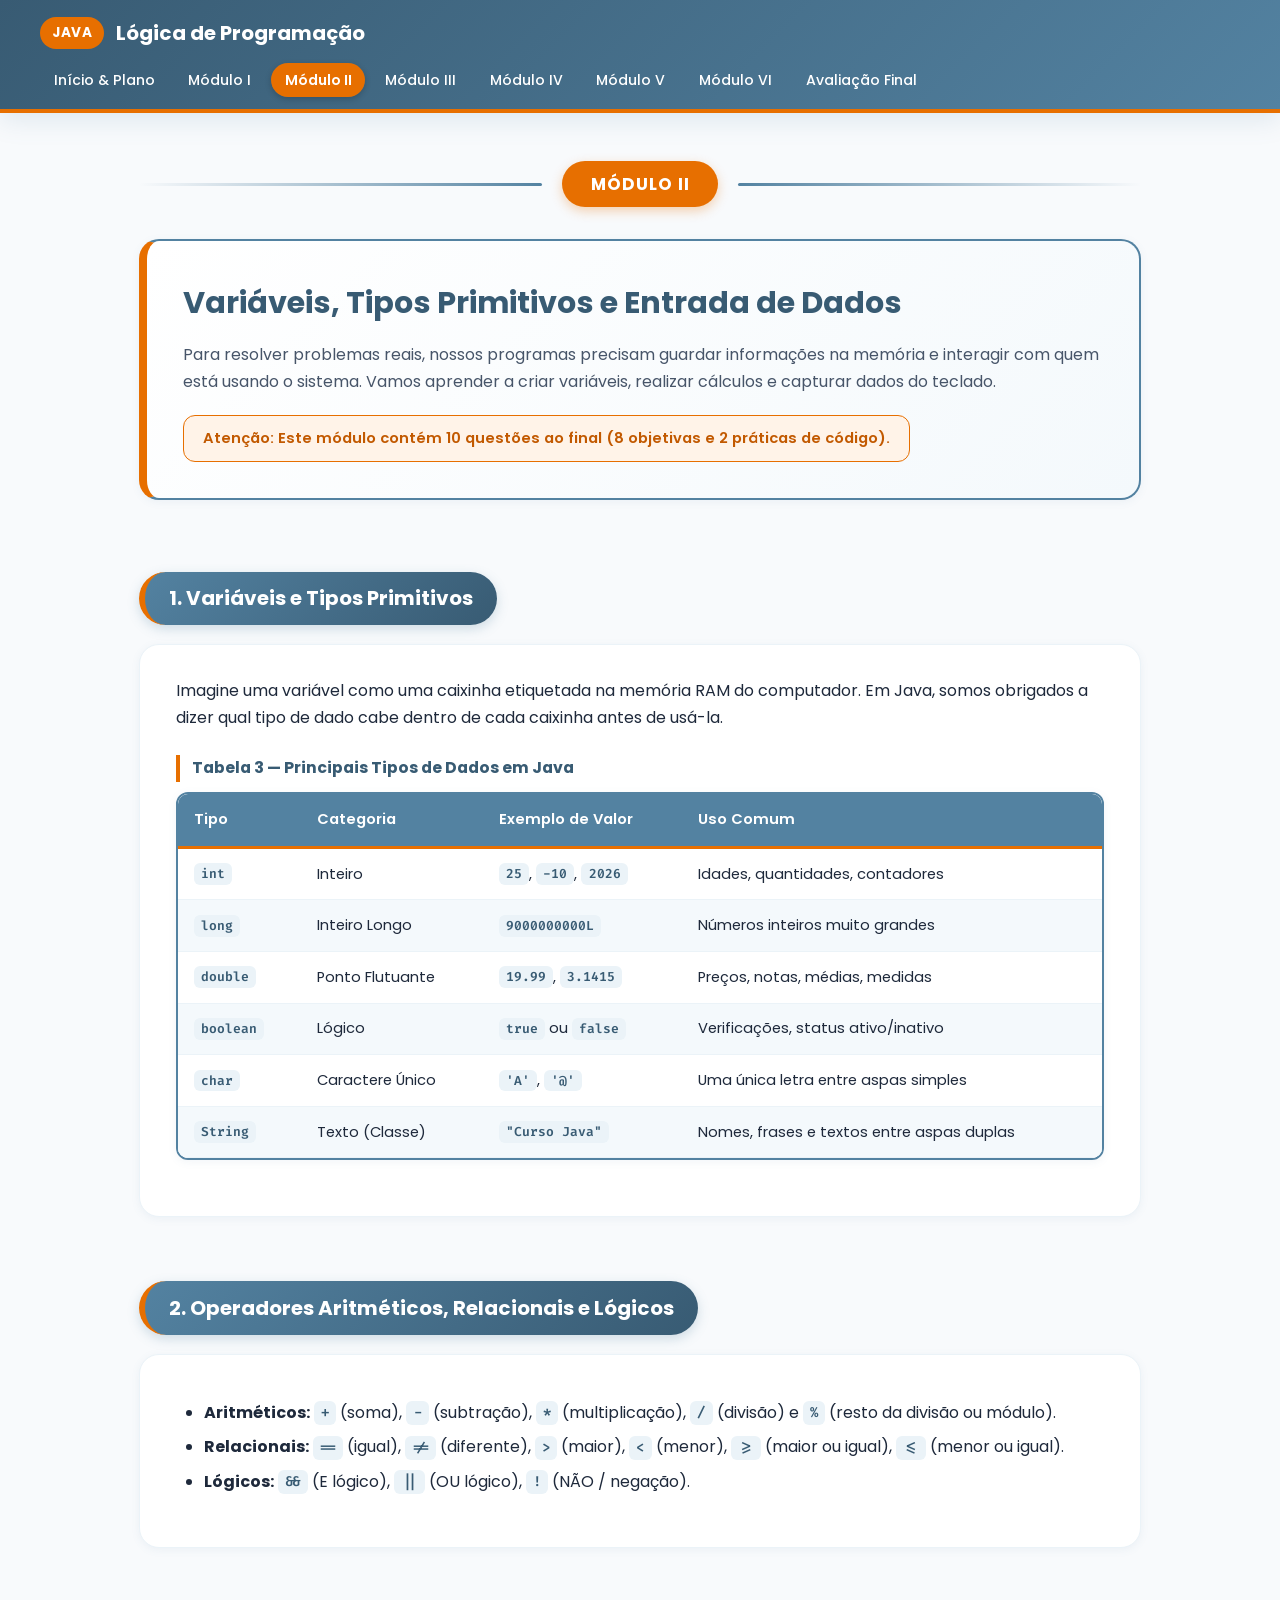
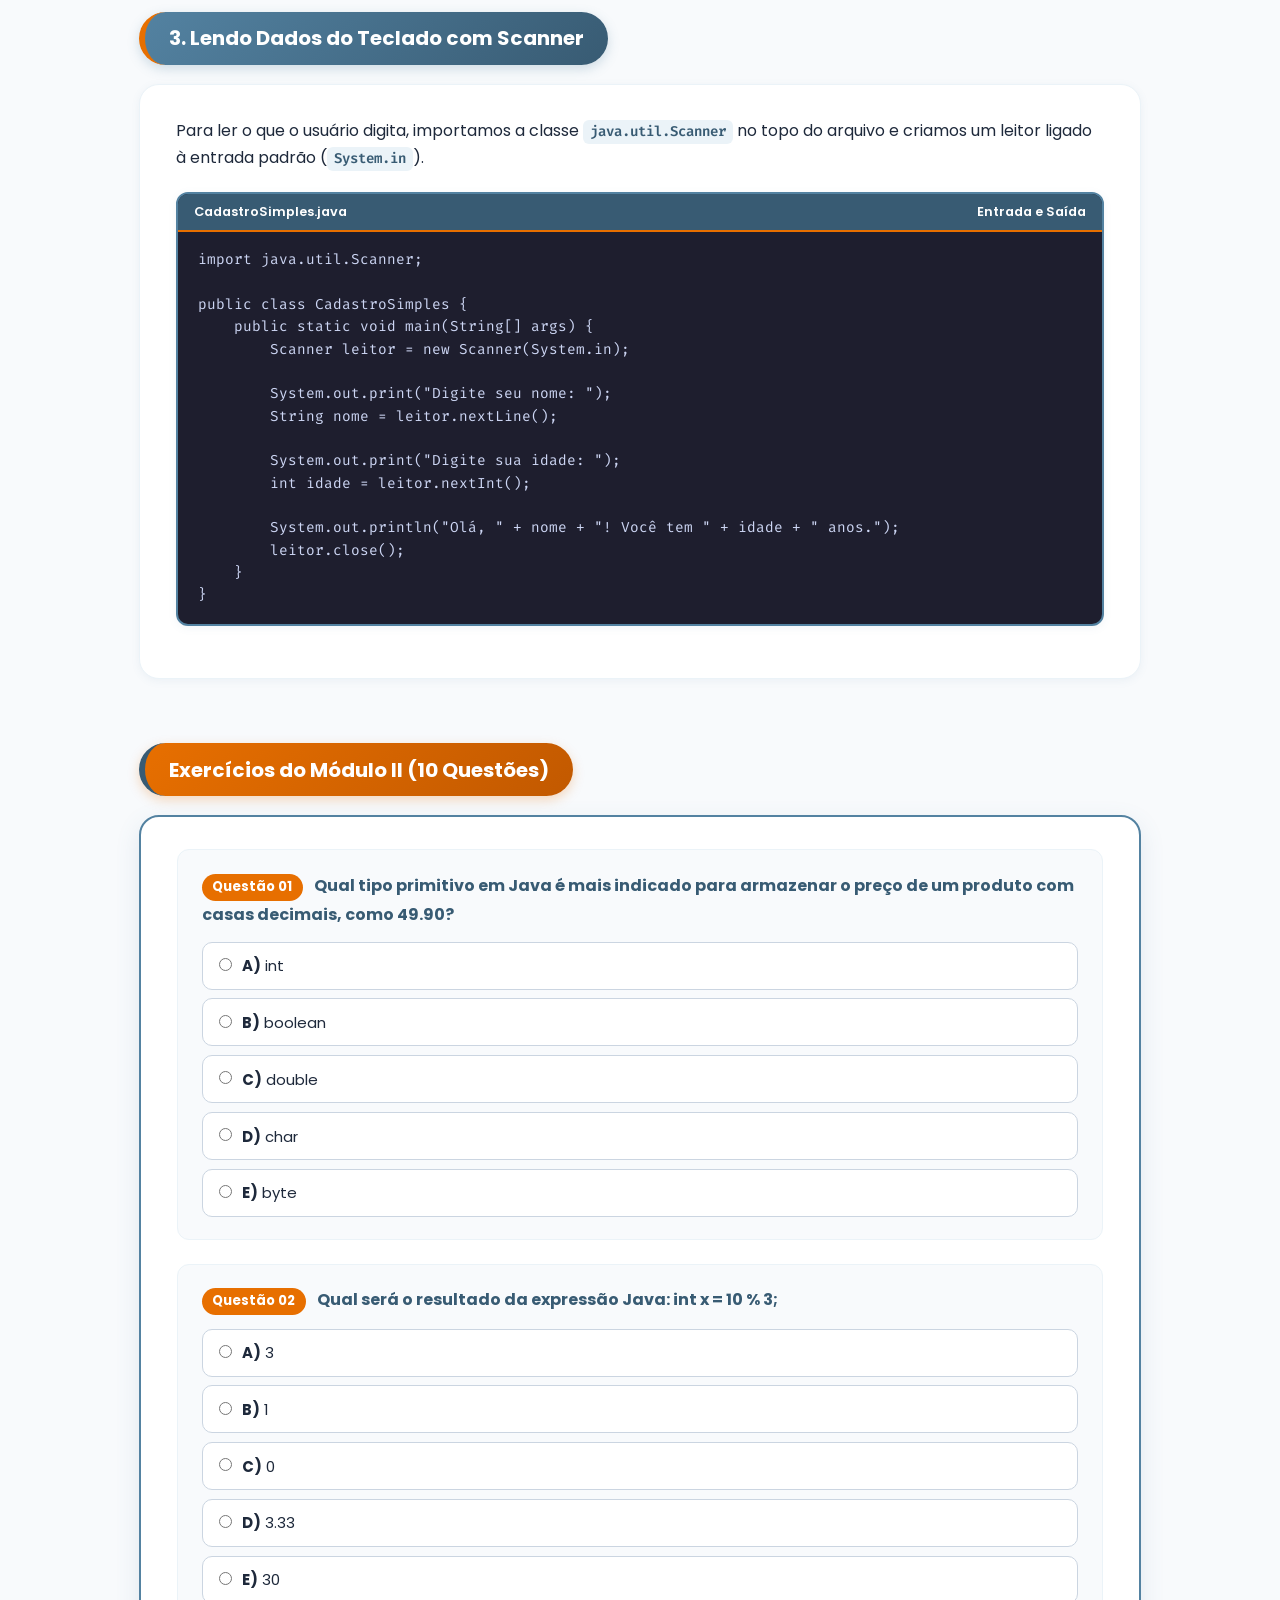
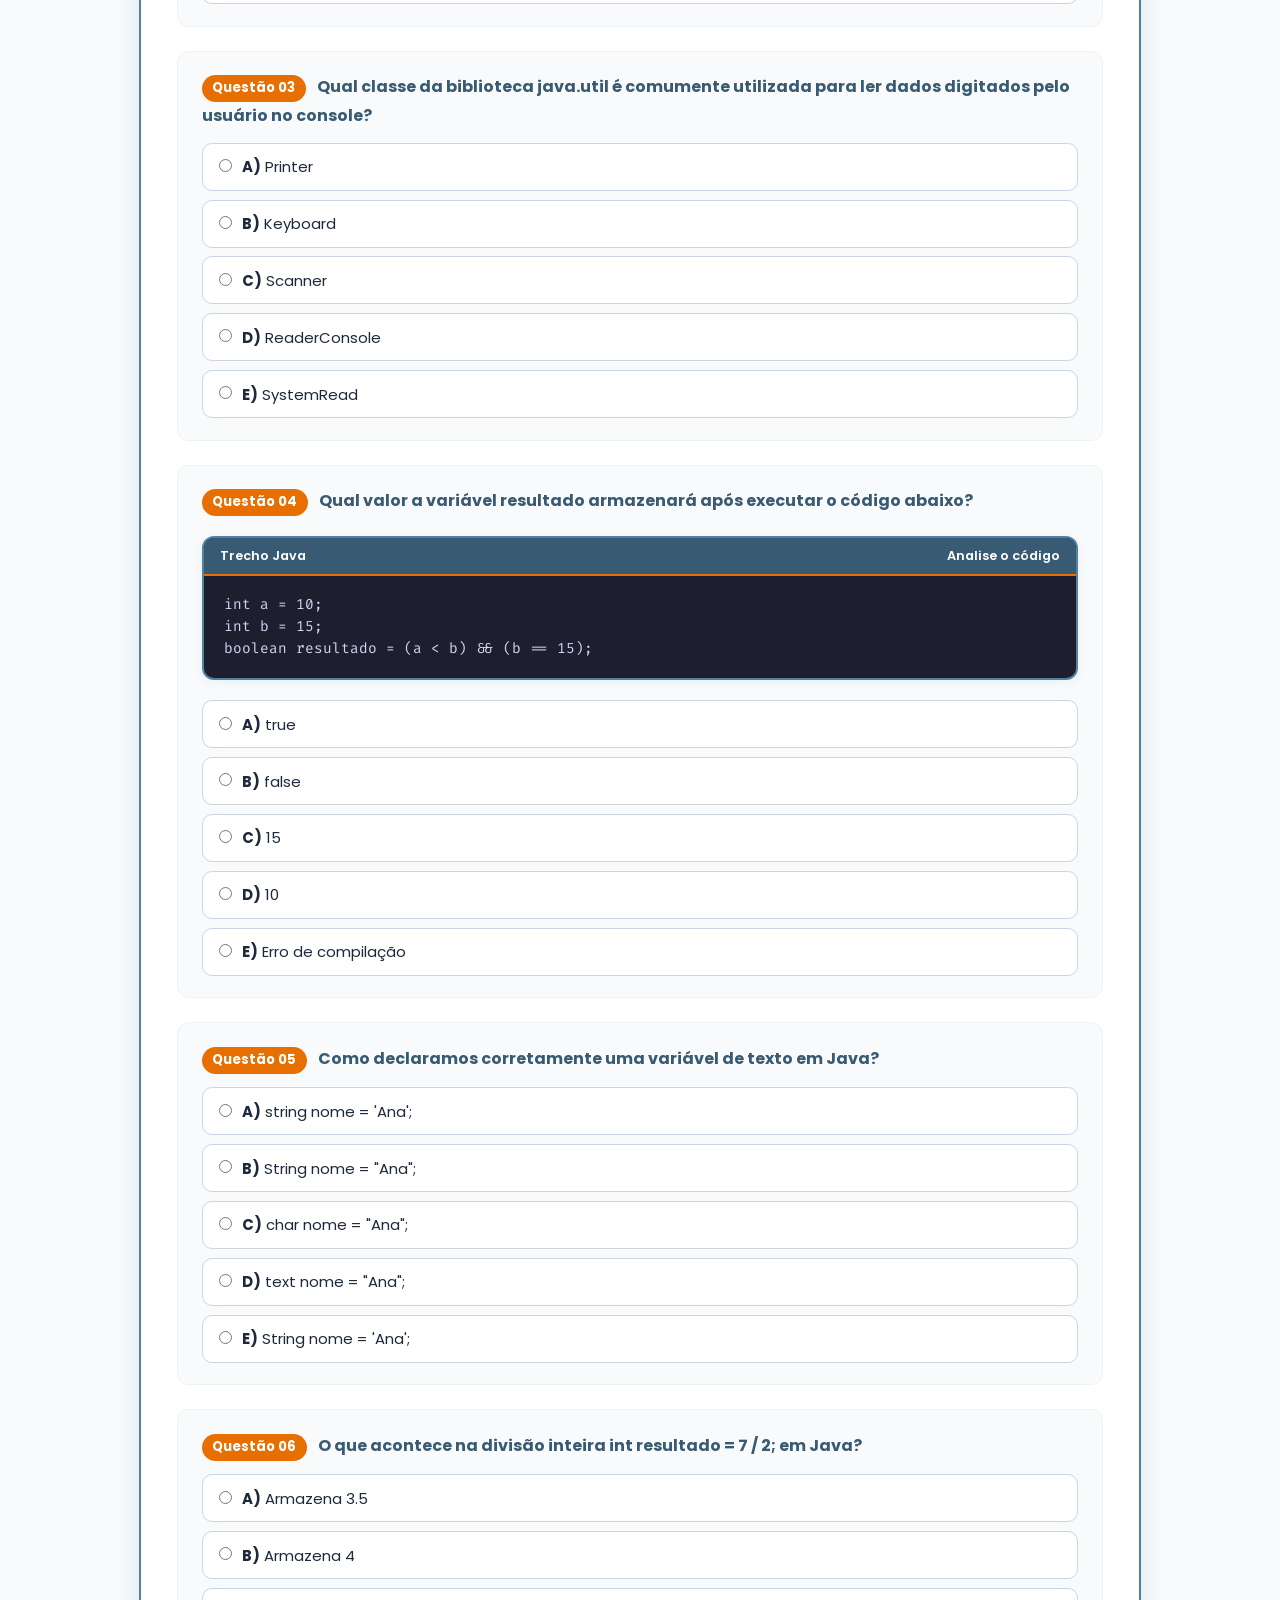
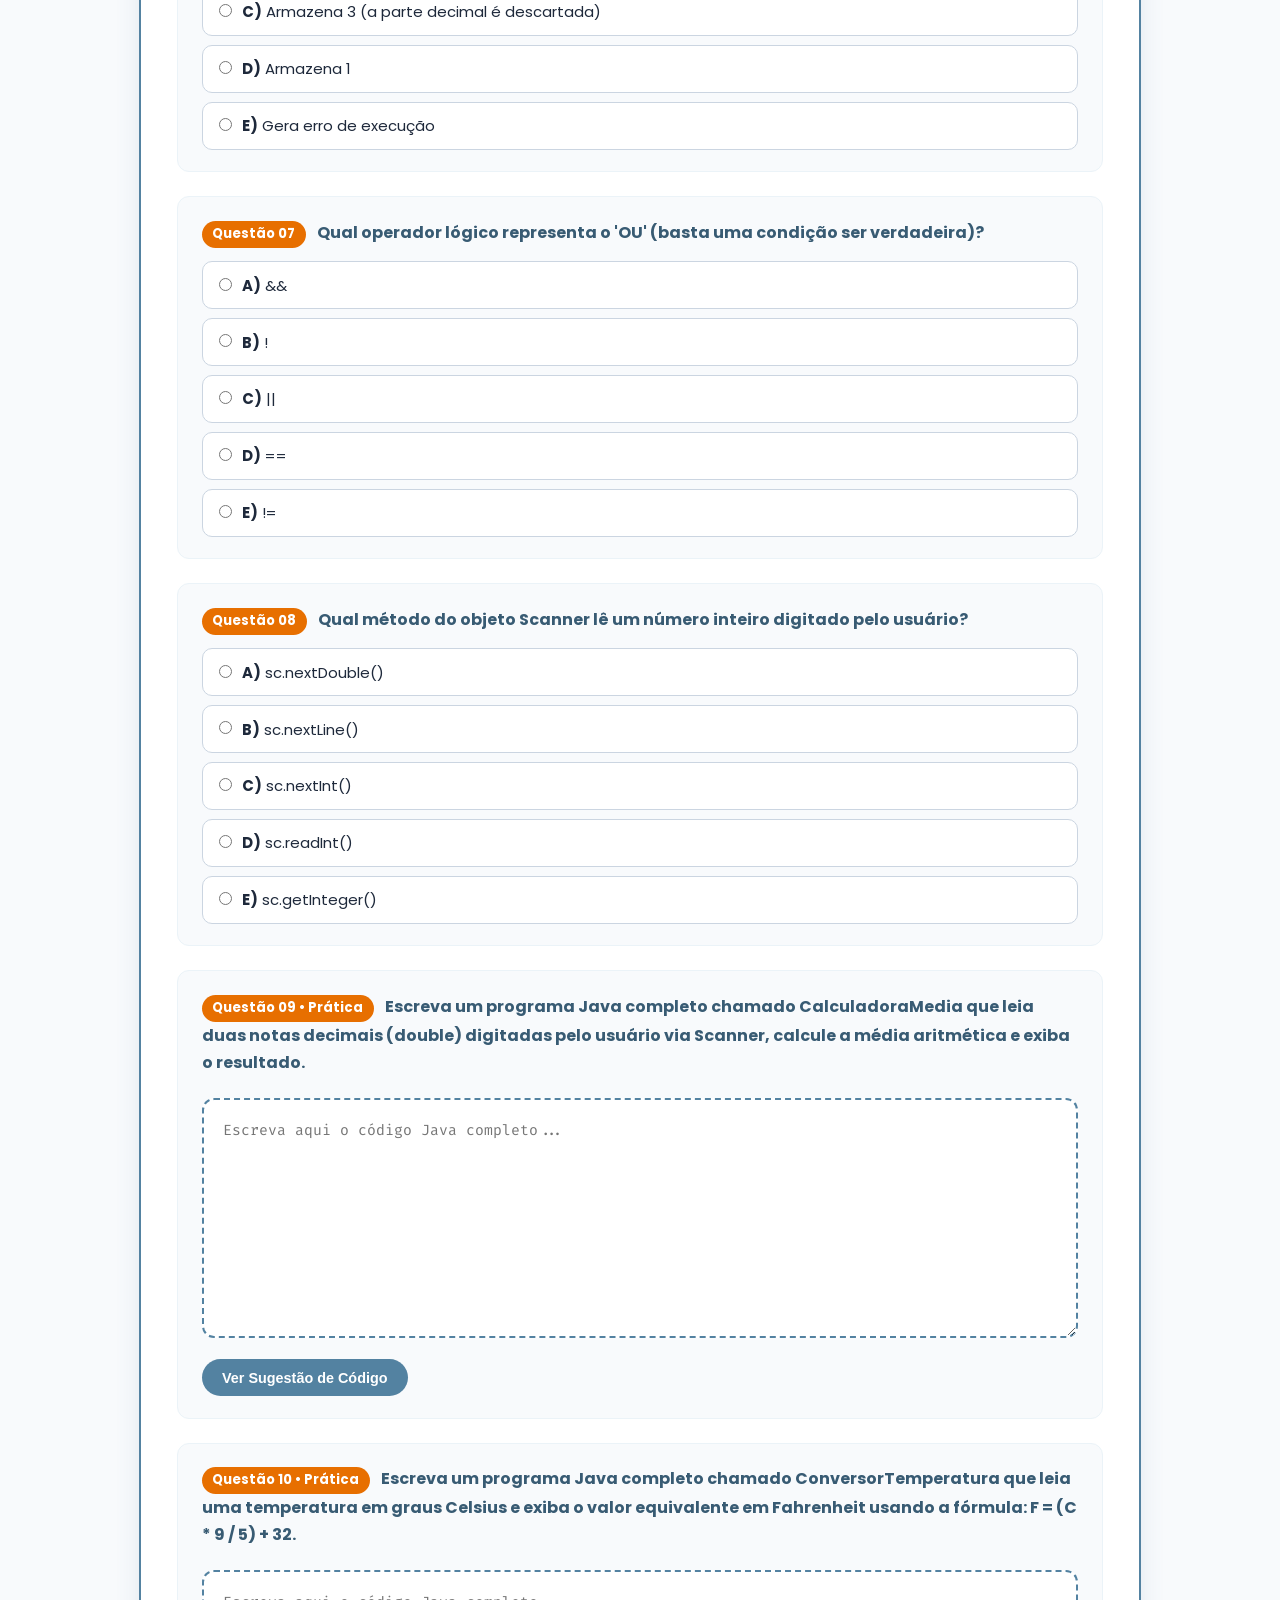
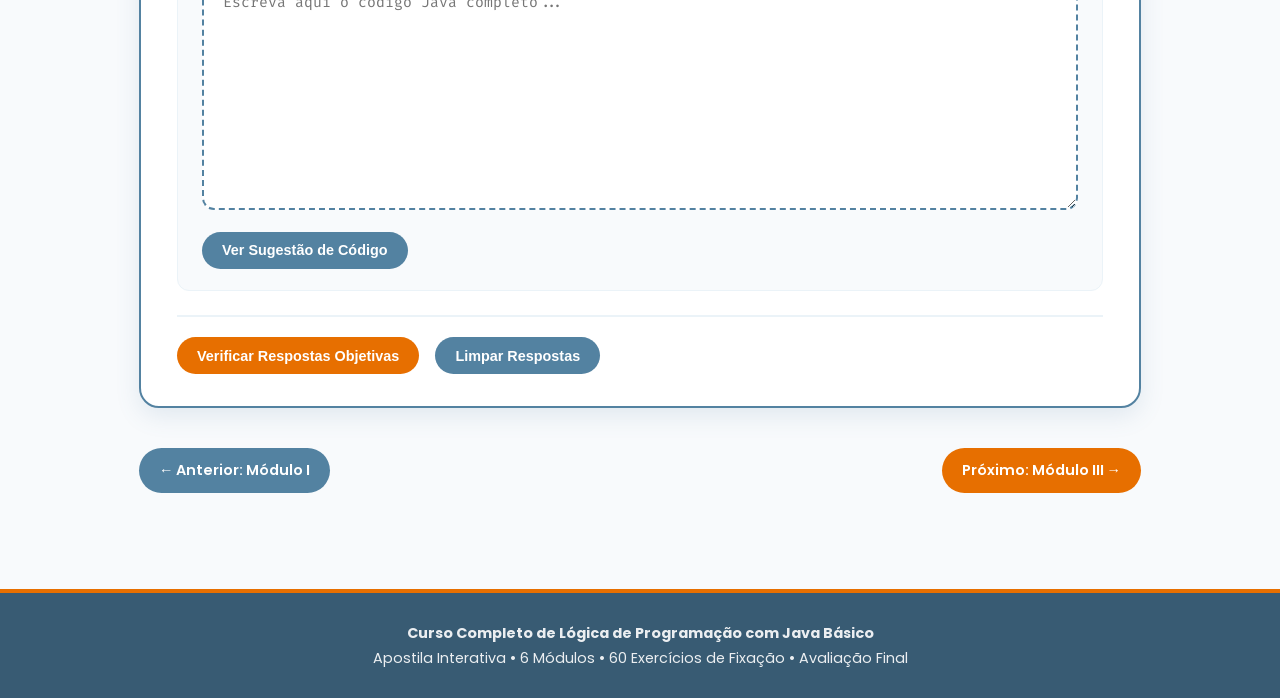
<file: modulo2.html>
<!DOCTYPE html>
<html lang="pt-BR">
<head>
  <meta charset="UTF-8">
  <meta name="viewport" content="width=device-width, initial-scale=1.0">
  <title>Módulo II - Variáveis e Scanner | Lógica de Programação com Java Básico</title>
  <link rel="stylesheet" href="styles.css">
</head>
<body>
  <header class="navbar">
    <div class="navbar-container">
      <a href="index.html" class="brand">
        <span class="brand-badge">JAVA</span>
        <span>Lógica de Programação</span>
      </a>
      <nav>
        <ul class="nav-links">
          <li><a href="index.html" class="">Início & Plano</a></li>
<li><a href="modulo1.html" class="">Módulo I</a></li>
<li><a href="modulo2.html" class="active">Módulo II</a></li>
<li><a href="modulo3.html" class="">Módulo III</a></li>
<li><a href="modulo4.html" class="">Módulo IV</a></li>
<li><a href="modulo5.html" class="">Módulo V</a></li>
<li><a href="modulo6.html" class="">Módulo VI</a></li>
<li><a href="avaliacao.html" class="">Avaliação Final</a></li>
        </ul>
      </nav>
    </div>
  </header>

  <main class="main-container">
    
<div class="chapter-separator">
  <div class="chapter-line"></div>
  <div class="chapter-badge">Módulo II</div>
  <div class="chapter-line right"></div>
</div>

<section class="module-intro-card">
  <h1>Variáveis, Tipos Primitivos e Entrada de Dados</h1>
  <p>
    Para resolver problemas reais, nossos programas precisam guardar informações na memória e interagir com quem está usando o sistema. Vamos aprender a criar variáveis, realizar cálculos e capturar dados do teclado.
  </p>
  <div class="exercise-notice">
    Atenção: Este módulo contém 10 questões ao final (8 objetivas e 2 práticas de código).
  </div>
</section>

<div class="title-balloon">1. Variáveis e Tipos Primitivos</div>
<section class="content-card">
  <p>
    Imagine uma variável como uma caixinha etiquetada na memória RAM do computador. Em Java, somos obrigados a dizer qual tipo de dado cabe dentro de cada caixinha antes de usá-la.
  </p>

  <div class="table-caption">Tabela 3 — Principais Tipos de Dados em Java</div>
  <div class="table-responsive">
    <table>
      <thead>
        <tr>
          <th>Tipo</th>
          <th>Categoria</th>
          <th>Exemplo de Valor</th>
          <th>Uso Comum</th>
        </tr>
      </thead>
      <tbody>
        <tr>
          <td><code class="inline">int</code></td>
          <td>Inteiro</td>
          <td><code class="inline">25</code>, <code class="inline">-10</code>, <code class="inline">2026</code></td>
          <td>Idades, quantidades, contadores</td>
        </tr>
        <tr>
          <td><code class="inline">long</code></td>
          <td>Inteiro Longo</td>
          <td><code class="inline">9000000000L</code></td>
          <td>Números inteiros muito grandes</td>
        </tr>
        <tr>
          <td><code class="inline">double</code></td>
          <td>Ponto Flutuante</td>
          <td><code class="inline">19.99</code>, <code class="inline">3.1415</code></td>
          <td>Preços, notas, médias, medidas</td>
        </tr>
        <tr>
          <td><code class="inline">boolean</code></td>
          <td>Lógico</td>
          <td><code class="inline">true</code> ou <code class="inline">false</code></td>
          <td>Verificações, status ativo/inativo</td>
        </tr>
        <tr>
          <td><code class="inline">char</code></td>
          <td>Caractere Único</td>
          <td><code class="inline">'A'</code>, <code class="inline">'@'</code></td>
          <td>Uma única letra entre aspas simples</td>
        </tr>
        <tr>
          <td><code class="inline">String</code></td>
          <td>Texto (Classe)</td>
          <td><code class="inline">"Curso Java"</code></td>
          <td>Nomes, frases e textos entre aspas duplas</td>
        </tr>
      </tbody>
    </table>
  </div>
</section>

<div class="title-balloon">2. Operadores Aritméticos, Relacionais e Lógicos</div>
<section class="content-card">
  <ul>
    <li><strong>Aritméticos:</strong> <code class="inline">+</code> (soma), <code class="inline">-</code> (subtração), <code class="inline">*</code> (multiplicação), <code class="inline">/</code> (divisão) e <code class="inline">%</code> (resto da divisão ou módulo).</li>
    <li><strong>Relacionais:</strong> <code class="inline">==</code> (igual), <code class="inline">!=</code> (diferente), <code class="inline">&gt;</code> (maior), <code class="inline">&lt;</code> (menor), <code class="inline">&gt;=</code> (maior ou igual), <code class="inline">&lt;=</code> (menor ou igual).</li>
    <li><strong>Lógicos:</strong> <code class="inline">&&</code> (E lógico), <code class="inline">||</code> (OU lógico), <code class="inline">!</code> (NÃO / negação).</li>
  </ul>
</section>

<div class="title-balloon">3. Lendo Dados do Teclado com Scanner</div>
<section class="content-card">
  <p>
    Para ler o que o usuário digita, importamos a classe <code class="inline">java.util.Scanner</code> no topo do arquivo e criamos um leitor ligado à entrada padrão (<code class="inline">System.in</code>).
  </p>

  <div class="code-wrapper">
    <div class="code-header"><span>CadastroSimples.java</span><span>Entrada e Saída</span></div>
    <pre>import java.util.Scanner;

public class CadastroSimples {
    public static void main(String[] args) {
        Scanner leitor = new Scanner(System.in);

        System.out.print("Digite seu nome: ");
        String nome = leitor.nextLine();

        System.out.print("Digite sua idade: ");
        int idade = leitor.nextInt();

        System.out.println("Olá, " + nome + "! Você tem " + idade + " anos.");
        leitor.close();
    }
}</pre>
  </div>
</section>

<div class="title-balloon orange">Exercícios do Módulo II (10 Questões)</div>
<section class="exercise-section">
  <form id="form-m2">
    <div class="question-box mc-question" data-answer="C"><div class="question-title"><span class="question-number">Questão 01</span> Qual tipo primitivo em Java é mais indicado para armazenar o preço de um produto com casas decimais, como 49.90?</div><div class="options-list"><label class="option-label"><input type="radio" name="q1" value="A"><span><strong>A)</strong> int</span></label>
<label class="option-label"><input type="radio" name="q1" value="B"><span><strong>B)</strong> boolean</span></label>
<label class="option-label"><input type="radio" name="q1" value="C"><span><strong>C)</strong> double</span></label>
<label class="option-label"><input type="radio" name="q1" value="D"><span><strong>D)</strong> char</span></label>
<label class="option-label"><input type="radio" name="q1" value="E"><span><strong>E)</strong> byte</span></label></div></div><div class="question-box mc-question" data-answer="B"><div class="question-title"><span class="question-number">Questão 02</span> Qual será o resultado da expressão Java: int x = 10 % 3;</div><div class="options-list"><label class="option-label"><input type="radio" name="q2" value="A"><span><strong>A)</strong> 3</span></label>
<label class="option-label"><input type="radio" name="q2" value="B"><span><strong>B)</strong> 1</span></label>
<label class="option-label"><input type="radio" name="q2" value="C"><span><strong>C)</strong> 0</span></label>
<label class="option-label"><input type="radio" name="q2" value="D"><span><strong>D)</strong> 3.33</span></label>
<label class="option-label"><input type="radio" name="q2" value="E"><span><strong>E)</strong> 30</span></label></div></div><div class="question-box mc-question" data-answer="C"><div class="question-title"><span class="question-number">Questão 03</span> Qual classe da biblioteca java.util é comumente utilizada para ler dados digitados pelo usuário no console?</div><div class="options-list"><label class="option-label"><input type="radio" name="q3" value="A"><span><strong>A)</strong> Printer</span></label>
<label class="option-label"><input type="radio" name="q3" value="B"><span><strong>B)</strong> Keyboard</span></label>
<label class="option-label"><input type="radio" name="q3" value="C"><span><strong>C)</strong> Scanner</span></label>
<label class="option-label"><input type="radio" name="q3" value="D"><span><strong>D)</strong> ReaderConsole</span></label>
<label class="option-label"><input type="radio" name="q3" value="E"><span><strong>E)</strong> SystemRead</span></label></div></div><div class="question-box mc-question" data-answer="A"><div class="question-title"><span class="question-number">Questão 04</span> Qual valor a variável resultado armazenará após executar o código abaixo?</div><div class="code-wrapper"><div class="code-header"><span>Trecho Java</span><span>Analise o código</span></div><pre>int a = 10;
int b = 15;
boolean resultado = (a < b) && (b == 15);</pre></div><div class="options-list"><label class="option-label"><input type="radio" name="q4" value="A"><span><strong>A)</strong> true</span></label>
<label class="option-label"><input type="radio" name="q4" value="B"><span><strong>B)</strong> false</span></label>
<label class="option-label"><input type="radio" name="q4" value="C"><span><strong>C)</strong> 15</span></label>
<label class="option-label"><input type="radio" name="q4" value="D"><span><strong>D)</strong> 10</span></label>
<label class="option-label"><input type="radio" name="q4" value="E"><span><strong>E)</strong> Erro de compilação</span></label></div></div><div class="question-box mc-question" data-answer="B"><div class="question-title"><span class="question-number">Questão 05</span> Como declaramos corretamente uma variável de texto em Java?</div><div class="options-list"><label class="option-label"><input type="radio" name="q5" value="A"><span><strong>A)</strong> string nome = 'Ana';</span></label>
<label class="option-label"><input type="radio" name="q5" value="B"><span><strong>B)</strong> String nome = "Ana";</span></label>
<label class="option-label"><input type="radio" name="q5" value="C"><span><strong>C)</strong> char nome = "Ana";</span></label>
<label class="option-label"><input type="radio" name="q5" value="D"><span><strong>D)</strong> text nome = "Ana";</span></label>
<label class="option-label"><input type="radio" name="q5" value="E"><span><strong>E)</strong> String nome = 'Ana';</span></label></div></div><div class="question-box mc-question" data-answer="C"><div class="question-title"><span class="question-number">Questão 06</span> O que acontece na divisão inteira int resultado = 7 / 2; em Java?</div><div class="options-list"><label class="option-label"><input type="radio" name="q6" value="A"><span><strong>A)</strong> Armazena 3.5</span></label>
<label class="option-label"><input type="radio" name="q6" value="B"><span><strong>B)</strong> Armazena 4</span></label>
<label class="option-label"><input type="radio" name="q6" value="C"><span><strong>C)</strong> Armazena 3 (a parte decimal é descartada)</span></label>
<label class="option-label"><input type="radio" name="q6" value="D"><span><strong>D)</strong> Armazena 1</span></label>
<label class="option-label"><input type="radio" name="q6" value="E"><span><strong>E)</strong> Gera erro de execução</span></label></div></div><div class="question-box mc-question" data-answer="C"><div class="question-title"><span class="question-number">Questão 07</span> Qual operador lógico representa o 'OU' (basta uma condição ser verdadeira)?</div><div class="options-list"><label class="option-label"><input type="radio" name="q7" value="A"><span><strong>A)</strong> &&</span></label>
<label class="option-label"><input type="radio" name="q7" value="B"><span><strong>B)</strong> !</span></label>
<label class="option-label"><input type="radio" name="q7" value="C"><span><strong>C)</strong> ||</span></label>
<label class="option-label"><input type="radio" name="q7" value="D"><span><strong>D)</strong> ==</span></label>
<label class="option-label"><input type="radio" name="q7" value="E"><span><strong>E)</strong> !=</span></label></div></div><div class="question-box mc-question" data-answer="C"><div class="question-title"><span class="question-number">Questão 08</span> Qual método do objeto Scanner lê um número inteiro digitado pelo usuário?</div><div class="options-list"><label class="option-label"><input type="radio" name="q8" value="A"><span><strong>A)</strong> sc.nextDouble()</span></label>
<label class="option-label"><input type="radio" name="q8" value="B"><span><strong>B)</strong> sc.nextLine()</span></label>
<label class="option-label"><input type="radio" name="q8" value="C"><span><strong>C)</strong> sc.nextInt()</span></label>
<label class="option-label"><input type="radio" name="q8" value="D"><span><strong>D)</strong> sc.readInt()</span></label>
<label class="option-label"><input type="radio" name="q8" value="E"><span><strong>E)</strong> sc.getInteger()</span></label></div></div><div class="question-box"><div class="question-title"><span class="question-number">Questão 09 • Prática</span> Escreva um programa Java completo chamado CalculadoraMedia que leia duas notas decimais (double) digitadas pelo usuário via Scanner, calcule a média aritmética e exiba o resultado.</div><textarea class="code-writing-area" placeholder="Escreva aqui o código Java completo..."></textarea><div class="solution-toggle"><button type="button" class="btn" onclick="toggleSolucao(this)">Ver Sugestão de Código</button><div class="solution-box"><strong>Sugestão de implementação em Java:</strong><div class="code-wrapper"><div class="code-header"><span>Solução Exemplo</span><span>Java</span></div><pre>import java.util.Scanner;

public class CalculadoraMedia {
    public static void main(String[] args) {
        Scanner sc = new Scanner(System.in);

        System.out.print("Digite a primeira nota: ");
        double nota1 = sc.nextDouble();

        System.out.print("Digite a segunda nota: ");
        double nota2 = sc.nextDouble();

        double media = (nota1 + nota2) / 2.0;
        System.out.println("Média final: " + media);

        sc.close();
    }
}</pre></div></div></div></div><div class="question-box"><div class="question-title"><span class="question-number">Questão 10 • Prática</span> Escreva um programa Java completo chamado ConversorTemperatura que leia uma temperatura em graus Celsius e exiba o valor equivalente em Fahrenheit usando a fórmula: F = (C * 9 / 5) + 32.</div><textarea class="code-writing-area" placeholder="Escreva aqui o código Java completo..."></textarea><div class="solution-toggle"><button type="button" class="btn" onclick="toggleSolucao(this)">Ver Sugestão de Código</button><div class="solution-box"><strong>Sugestão de implementação em Java:</strong><div class="code-wrapper"><div class="code-header"><span>Solução Exemplo</span><span>Java</span></div><pre>import java.util.Scanner;

public class ConversorTemperatura {
    public static void main(String[] args) {
        Scanner sc = new Scanner(System.in);

        System.out.print("Temperatura em Celsius: ");
        double celsius = sc.nextDouble();

        double fahrenheit = (celsius * 9.0 / 5.0) + 32.0;
        System.out.println("Temperatura em Fahrenheit: " + fahrenheit);

        sc.close();
    }
}</pre></div></div></div></div>
    <div class="quiz-actions">
      <button type="button" class="btn btn-orange" onclick="verificarRespostas('form-m2', 'fb-m2')">Verificar Respostas Objetivas</button>
      <button type="button" class="btn" onclick="limparRespostas('form-m2', 'fb-m2')">Limpar Respostas</button>
      <span id="fb-m2" class="quiz-feedback"></span>
    </div>
  </form>
</section>

<div class="page-nav-footer">
  <a href="modulo1.html" class="btn">&larr; Anterior: Módulo I</a>
  <a href="modulo3.html" class="btn btn-orange">Próximo: Módulo III &rarr;</a>
</div>

  </main>

  <footer>
    <p><strong>Curso Completo de Lógica de Programação com Java Básico</strong></p>
    <p>Apostila Interativa • 6 Módulos • 60 Exercícios de Fixação • Avaliação Final</p>
  </footer>
  <script src="script.js"></script>
    
</body>
</html>
</file>
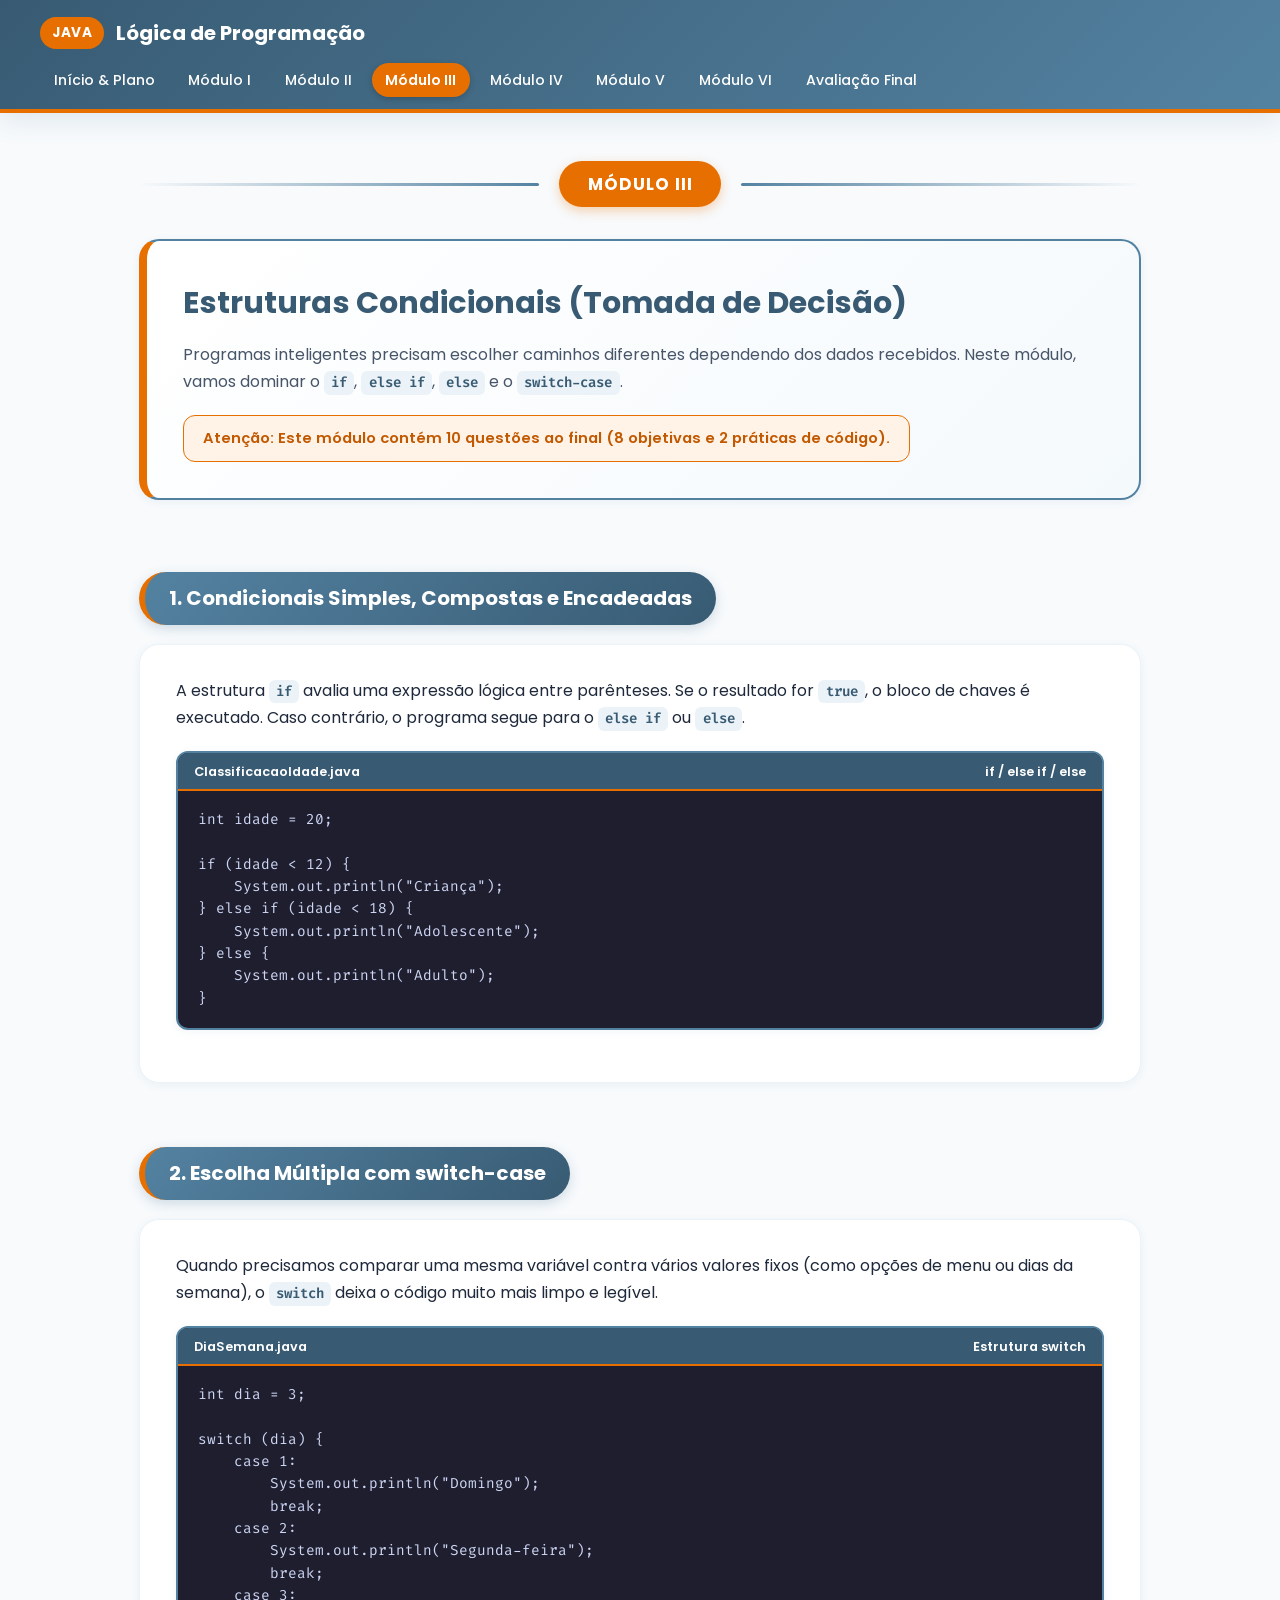
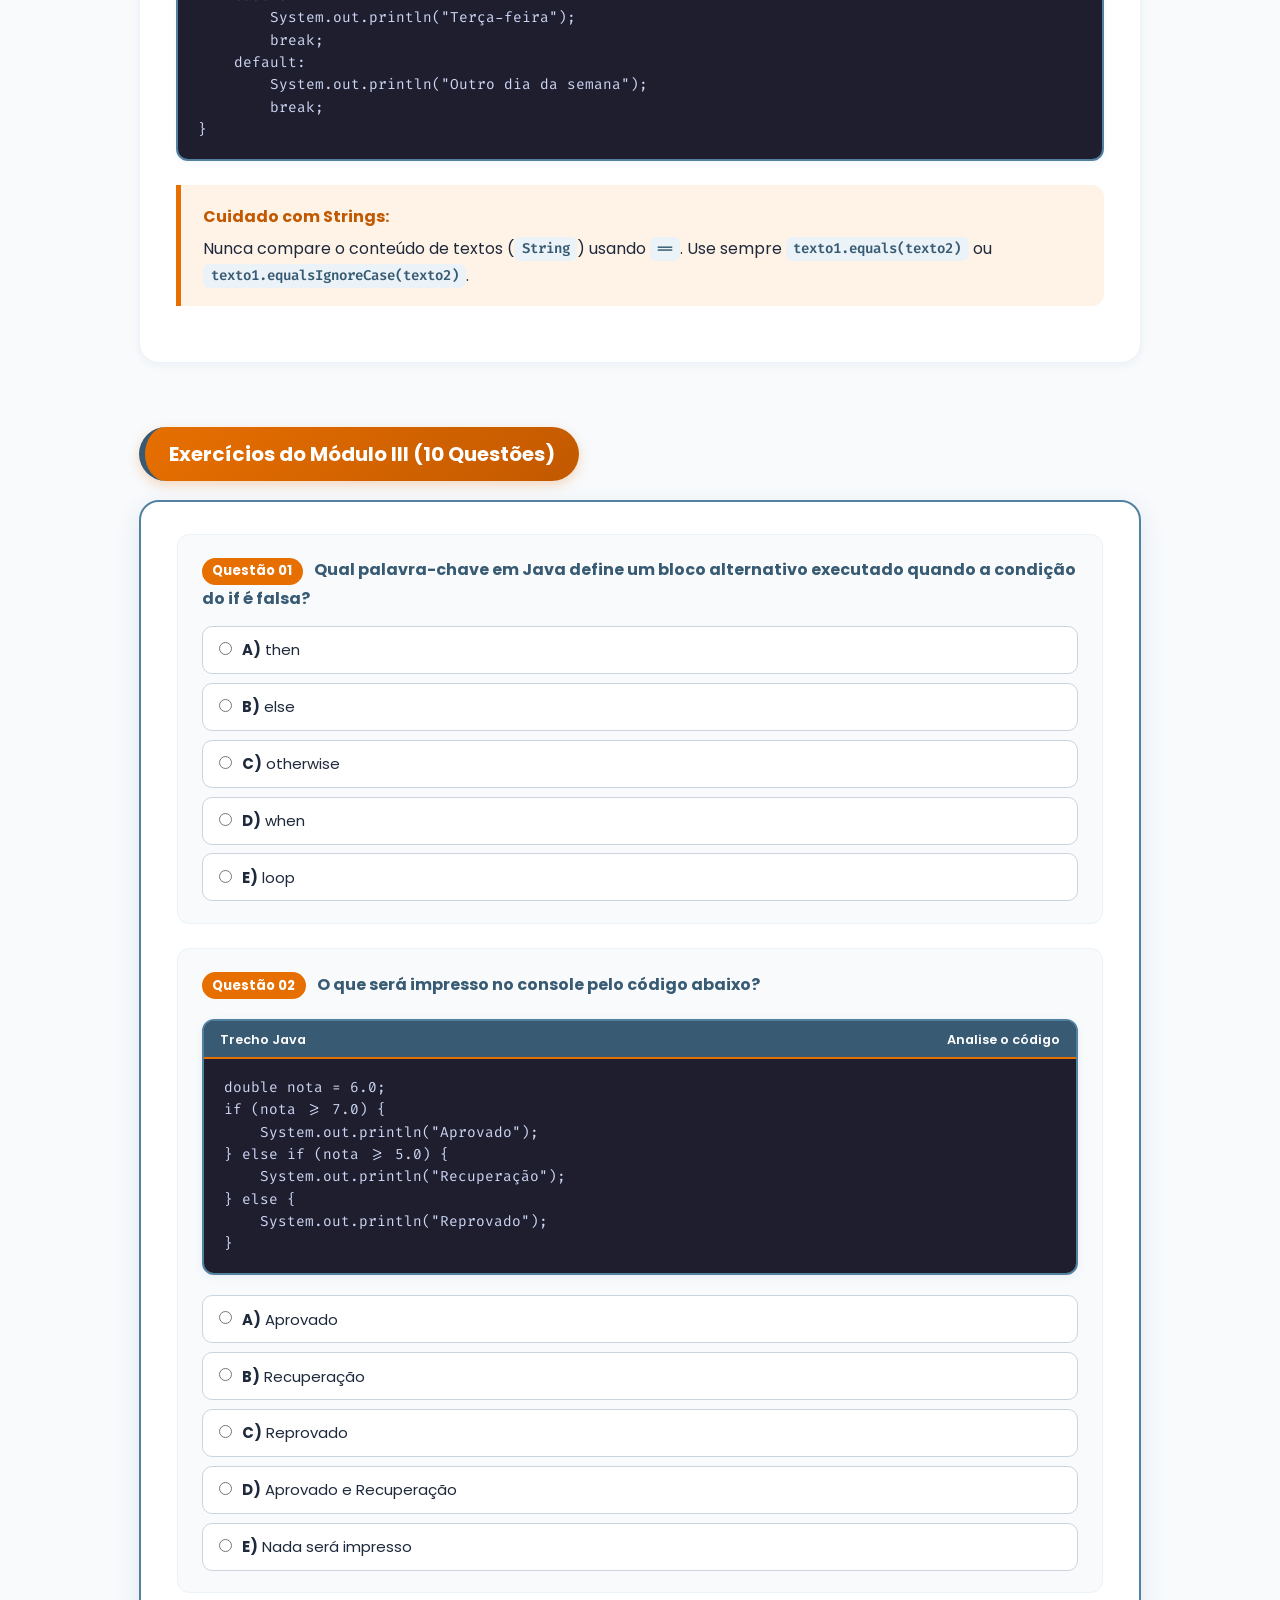
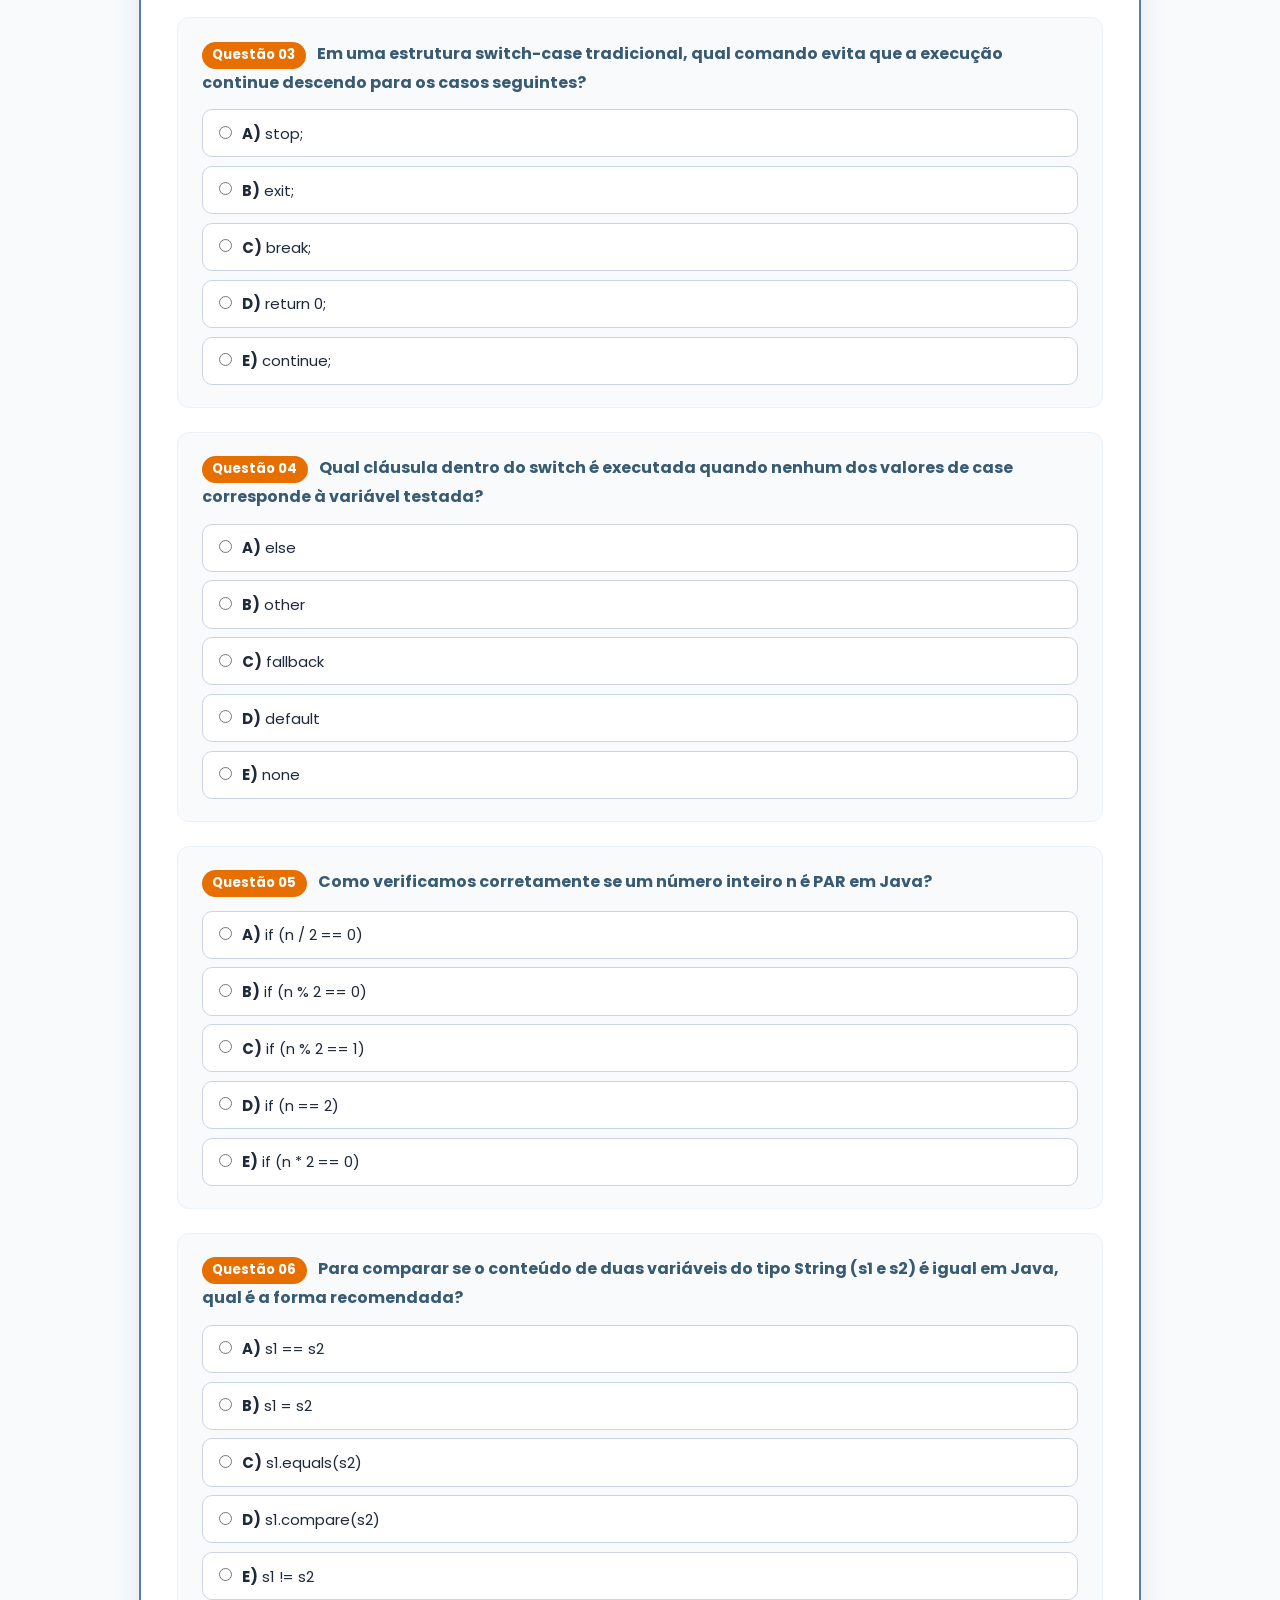
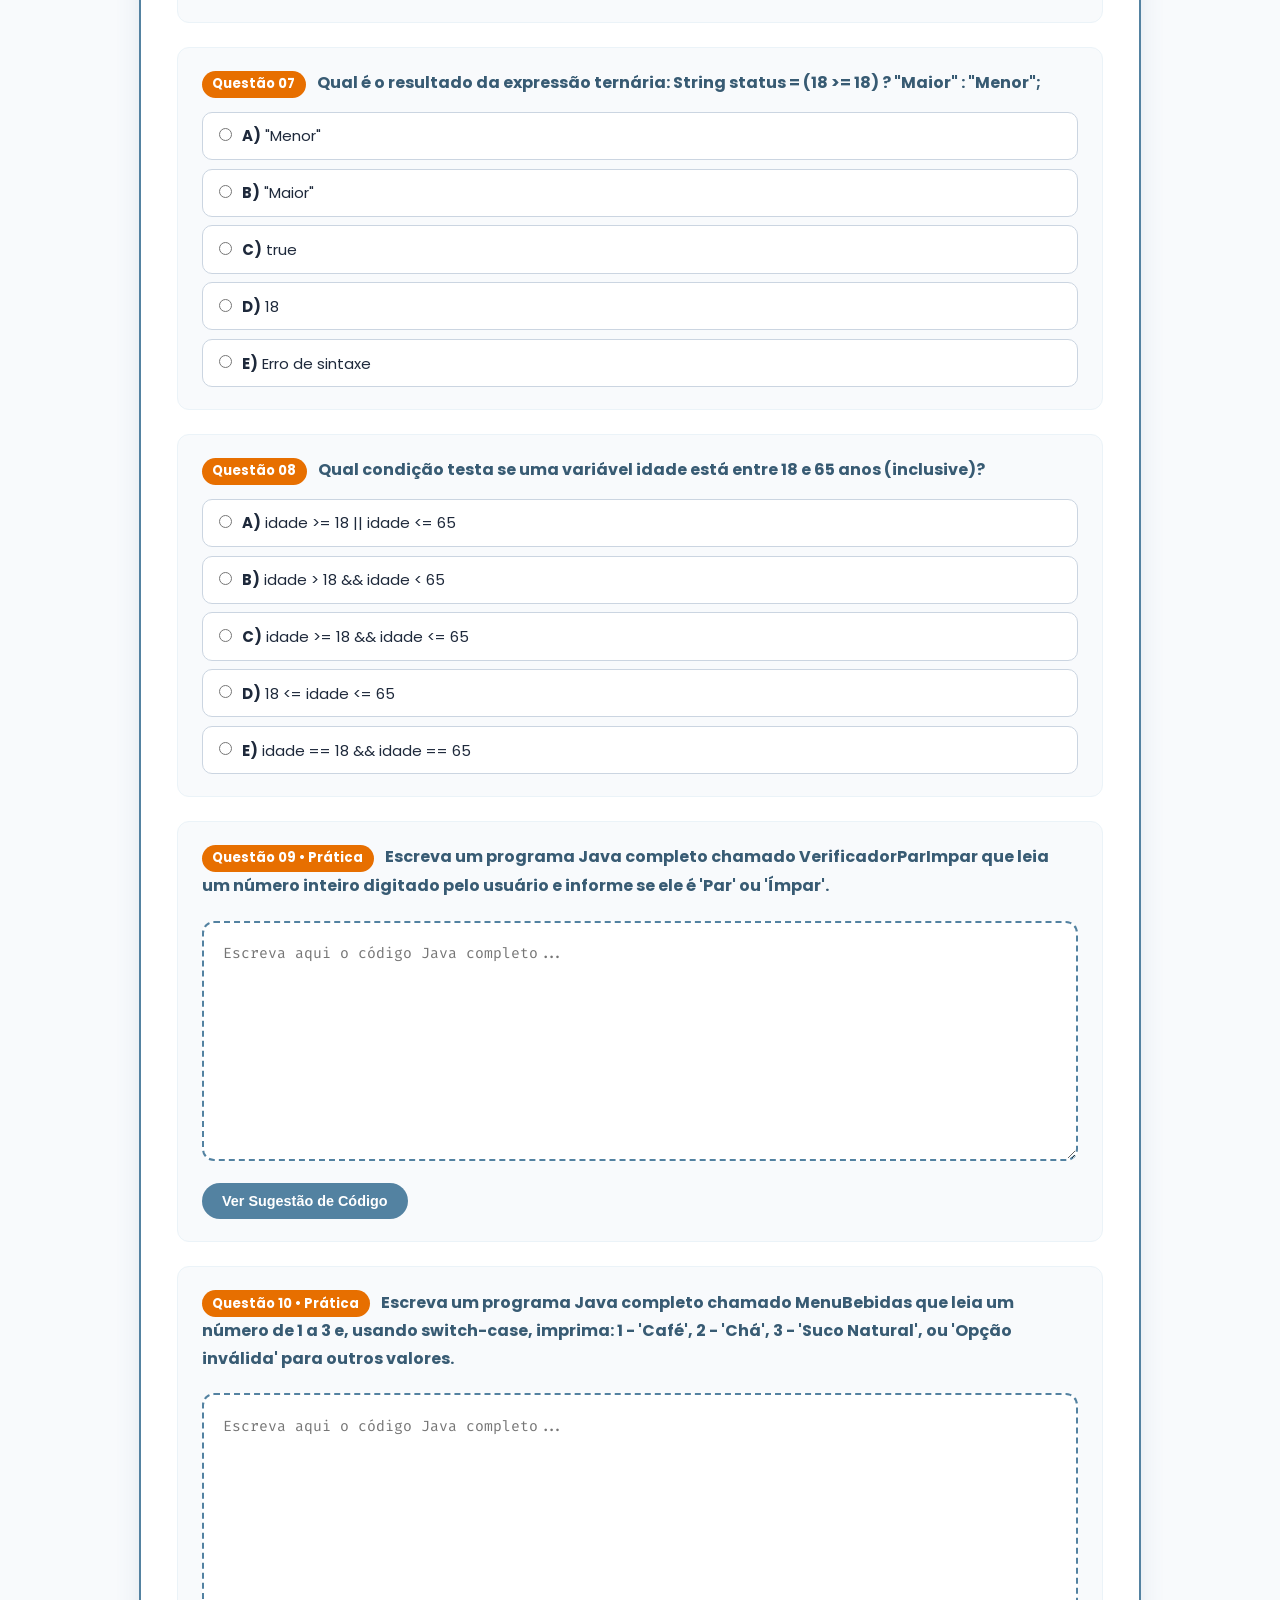
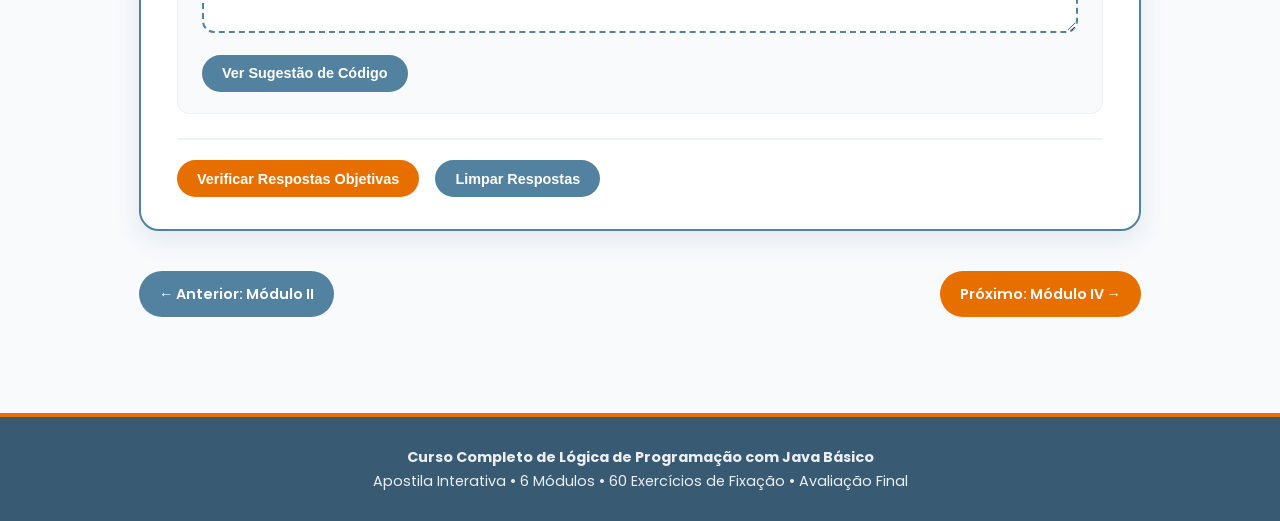
<file: modulo3.html>
<!DOCTYPE html>
<html lang="pt-BR">
<head>
  <meta charset="UTF-8">
  <meta name="viewport" content="width=device-width, initial-scale=1.0">
  <title>Módulo III - Estruturas Condicionais | Lógica de Programação com Java Básico</title>
  <link rel="stylesheet" href="styles.css">
</head>
<body>
  <header class="navbar">
    <div class="navbar-container">
      <a href="index.html" class="brand">
        <span class="brand-badge">JAVA</span>
        <span>Lógica de Programação</span>
      </a>
      <nav>
        <ul class="nav-links">
          <li><a href="index.html" class="">Início & Plano</a></li>
<li><a href="modulo1.html" class="">Módulo I</a></li>
<li><a href="modulo2.html" class="">Módulo II</a></li>
<li><a href="modulo3.html" class="active">Módulo III</a></li>
<li><a href="modulo4.html" class="">Módulo IV</a></li>
<li><a href="modulo5.html" class="">Módulo V</a></li>
<li><a href="modulo6.html" class="">Módulo VI</a></li>
<li><a href="avaliacao.html" class="">Avaliação Final</a></li>
        </ul>
      </nav>
    </div>
  </header>

  <main class="main-container">
    
<div class="chapter-separator">
  <div class="chapter-line"></div>
  <div class="chapter-badge">Módulo III</div>
  <div class="chapter-line right"></div>
</div>

<section class="module-intro-card">
  <h1>Estruturas Condicionais (Tomada de Decisão)</h1>
  <p>
    Programas inteligentes precisam escolher caminhos diferentes dependendo dos dados recebidos. Neste módulo, vamos dominar o <code class="inline">if</code>, <code class="inline">else if</code>, <code class="inline">else</code> e o <code class="inline">switch-case</code>.
  </p>
  <div class="exercise-notice">
    Atenção: Este módulo contém 10 questões ao final (8 objetivas e 2 práticas de código).
  </div>
</section>

<div class="title-balloon">1. Condicionais Simples, Compostas e Encadeadas</div>
<section class="content-card">
  <p>
    A estrutura <code class="inline">if</code> avalia uma expressão lógica entre parênteses. Se o resultado for <code class="inline">true</code>, o bloco de chaves é executado. Caso contrário, o programa segue para o <code class="inline">else if</code> ou <code class="inline">else</code>.
  </p>

  <div class="code-wrapper">
    <div class="code-header"><span>ClassificacaoIdade.java</span><span>if / else if / else</span></div>
    <pre>int idade = 20;

if (idade < 12) {
    System.out.println("Criança");
} else if (idade < 18) {
    System.out.println("Adolescente");
} else {
    System.out.println("Adulto");
}</pre>
  </div>
</section>

<div class="title-balloon">2. Escolha Múltipla com switch-case</div>
<section class="content-card">
  <p>
    Quando precisamos comparar uma mesma variável contra vários valores fixos (como opções de menu ou dias da semana), o <code class="inline">switch</code> deixa o código muito mais limpo e legível.
  </p>

  <div class="code-wrapper">
    <div class="code-header"><span>DiaSemana.java</span><span>Estrutura switch</span></div>
    <pre>int dia = 3;

switch (dia) {
    case 1:
        System.out.println("Domingo");
        break;
    case 2:
        System.out.println("Segunda-feira");
        break;
    case 3:
        System.out.println("Terça-feira");
        break;
    default:
        System.out.println("Outro dia da semana");
        break;
}</pre>
  </div>

  <div class="professor-tip">
    <strong>Cuidado com Strings:</strong>
    Nunca compare o conteúdo de textos (<code class="inline">String</code>) usando <code class="inline">==</code>. Use sempre <code class="inline">texto1.equals(texto2)</code> ou <code class="inline">texto1.equalsIgnoreCase(texto2)</code>.
  </div>
</section>

<div class="title-balloon orange">Exercícios do Módulo III (10 Questões)</div>
<section class="exercise-section">
  <form id="form-m3">
    <div class="question-box mc-question" data-answer="B"><div class="question-title"><span class="question-number">Questão 01</span> Qual palavra-chave em Java define um bloco alternativo executado quando a condição do if é falsa?</div><div class="options-list"><label class="option-label"><input type="radio" name="q1" value="A"><span><strong>A)</strong> then</span></label>
<label class="option-label"><input type="radio" name="q1" value="B"><span><strong>B)</strong> else</span></label>
<label class="option-label"><input type="radio" name="q1" value="C"><span><strong>C)</strong> otherwise</span></label>
<label class="option-label"><input type="radio" name="q1" value="D"><span><strong>D)</strong> when</span></label>
<label class="option-label"><input type="radio" name="q1" value="E"><span><strong>E)</strong> loop</span></label></div></div><div class="question-box mc-question" data-answer="B"><div class="question-title"><span class="question-number">Questão 02</span> O que será impresso no console pelo código abaixo?</div><div class="code-wrapper"><div class="code-header"><span>Trecho Java</span><span>Analise o código</span></div><pre>double nota = 6.0;
if (nota >= 7.0) {
    System.out.println("Aprovado");
} else if (nota >= 5.0) {
    System.out.println("Recuperação");
} else {
    System.out.println("Reprovado");
}</pre></div><div class="options-list"><label class="option-label"><input type="radio" name="q2" value="A"><span><strong>A)</strong> Aprovado</span></label>
<label class="option-label"><input type="radio" name="q2" value="B"><span><strong>B)</strong> Recuperação</span></label>
<label class="option-label"><input type="radio" name="q2" value="C"><span><strong>C)</strong> Reprovado</span></label>
<label class="option-label"><input type="radio" name="q2" value="D"><span><strong>D)</strong> Aprovado e Recuperação</span></label>
<label class="option-label"><input type="radio" name="q2" value="E"><span><strong>E)</strong> Nada será impresso</span></label></div></div><div class="question-box mc-question" data-answer="C"><div class="question-title"><span class="question-number">Questão 03</span> Em uma estrutura switch-case tradicional, qual comando evita que a execução continue descendo para os casos seguintes?</div><div class="options-list"><label class="option-label"><input type="radio" name="q3" value="A"><span><strong>A)</strong> stop;</span></label>
<label class="option-label"><input type="radio" name="q3" value="B"><span><strong>B)</strong> exit;</span></label>
<label class="option-label"><input type="radio" name="q3" value="C"><span><strong>C)</strong> break;</span></label>
<label class="option-label"><input type="radio" name="q3" value="D"><span><strong>D)</strong> return 0;</span></label>
<label class="option-label"><input type="radio" name="q3" value="E"><span><strong>E)</strong> continue;</span></label></div></div><div class="question-box mc-question" data-answer="D"><div class="question-title"><span class="question-number">Questão 04</span> Qual cláusula dentro do switch é executada quando nenhum dos valores de case corresponde à variável testada?</div><div class="options-list"><label class="option-label"><input type="radio" name="q4" value="A"><span><strong>A)</strong> else</span></label>
<label class="option-label"><input type="radio" name="q4" value="B"><span><strong>B)</strong> other</span></label>
<label class="option-label"><input type="radio" name="q4" value="C"><span><strong>C)</strong> fallback</span></label>
<label class="option-label"><input type="radio" name="q4" value="D"><span><strong>D)</strong> default</span></label>
<label class="option-label"><input type="radio" name="q4" value="E"><span><strong>E)</strong> none</span></label></div></div><div class="question-box mc-question" data-answer="B"><div class="question-title"><span class="question-number">Questão 05</span> Como verificamos corretamente se um número inteiro n é PAR em Java?</div><div class="options-list"><label class="option-label"><input type="radio" name="q5" value="A"><span><strong>A)</strong> if (n / 2 == 0)</span></label>
<label class="option-label"><input type="radio" name="q5" value="B"><span><strong>B)</strong> if (n % 2 == 0)</span></label>
<label class="option-label"><input type="radio" name="q5" value="C"><span><strong>C)</strong> if (n % 2 == 1)</span></label>
<label class="option-label"><input type="radio" name="q5" value="D"><span><strong>D)</strong> if (n == 2)</span></label>
<label class="option-label"><input type="radio" name="q5" value="E"><span><strong>E)</strong> if (n * 2 == 0)</span></label></div></div><div class="question-box mc-question" data-answer="C"><div class="question-title"><span class="question-number">Questão 06</span> Para comparar se o conteúdo de duas variáveis do tipo String (s1 e s2) é igual em Java, qual é a forma recomendada?</div><div class="options-list"><label class="option-label"><input type="radio" name="q6" value="A"><span><strong>A)</strong> s1 == s2</span></label>
<label class="option-label"><input type="radio" name="q6" value="B"><span><strong>B)</strong> s1 = s2</span></label>
<label class="option-label"><input type="radio" name="q6" value="C"><span><strong>C)</strong> s1.equals(s2)</span></label>
<label class="option-label"><input type="radio" name="q6" value="D"><span><strong>D)</strong> s1.compare(s2)</span></label>
<label class="option-label"><input type="radio" name="q6" value="E"><span><strong>E)</strong> s1 != s2</span></label></div></div><div class="question-box mc-question" data-answer="B"><div class="question-title"><span class="question-number">Questão 07</span> Qual é o resultado da expressão ternária: String status = (18 >= 18) ? "Maior" : "Menor";</div><div class="options-list"><label class="option-label"><input type="radio" name="q7" value="A"><span><strong>A)</strong> "Menor"</span></label>
<label class="option-label"><input type="radio" name="q7" value="B"><span><strong>B)</strong> "Maior"</span></label>
<label class="option-label"><input type="radio" name="q7" value="C"><span><strong>C)</strong> true</span></label>
<label class="option-label"><input type="radio" name="q7" value="D"><span><strong>D)</strong> 18</span></label>
<label class="option-label"><input type="radio" name="q7" value="E"><span><strong>E)</strong> Erro de sintaxe</span></label></div></div><div class="question-box mc-question" data-answer="C"><div class="question-title"><span class="question-number">Questão 08</span> Qual condição testa se uma variável idade está entre 18 e 65 anos (inclusive)?</div><div class="options-list"><label class="option-label"><input type="radio" name="q8" value="A"><span><strong>A)</strong> idade >= 18 || idade <= 65</span></label>
<label class="option-label"><input type="radio" name="q8" value="B"><span><strong>B)</strong> idade > 18 && idade < 65</span></label>
<label class="option-label"><input type="radio" name="q8" value="C"><span><strong>C)</strong> idade >= 18 && idade <= 65</span></label>
<label class="option-label"><input type="radio" name="q8" value="D"><span><strong>D)</strong> 18 <= idade <= 65</span></label>
<label class="option-label"><input type="radio" name="q8" value="E"><span><strong>E)</strong> idade == 18 && idade == 65</span></label></div></div><div class="question-box"><div class="question-title"><span class="question-number">Questão 09 • Prática</span> Escreva um programa Java completo chamado VerificadorParImpar que leia um número inteiro digitado pelo usuário e informe se ele é 'Par' ou 'Ímpar'.</div><textarea class="code-writing-area" placeholder="Escreva aqui o código Java completo..."></textarea><div class="solution-toggle"><button type="button" class="btn" onclick="toggleSolucao(this)">Ver Sugestão de Código</button><div class="solution-box"><strong>Sugestão de implementação em Java:</strong><div class="code-wrapper"><div class="code-header"><span>Solução Exemplo</span><span>Java</span></div><pre>import java.util.Scanner;

public class VerificadorParImpar {
    public static void main(String[] args) {
        Scanner sc = new Scanner(System.in);

        System.out.print("Digite um número inteiro: ");
        int numero = sc.nextInt();

        if (numero % 2 == 0) {
            System.out.println("O número " + numero + " é Par.");
        } else {
            System.out.println("O número " + numero + " é Ímpar.");
        }

        sc.close();
    }
}</pre></div></div></div></div><div class="question-box"><div class="question-title"><span class="question-number">Questão 10 • Prática</span> Escreva um programa Java completo chamado MenuBebidas que leia um número de 1 a 3 e, usando switch-case, imprima: 1 - 'Café', 2 - 'Chá', 3 - 'Suco Natural', ou 'Opção inválida' para outros valores.</div><textarea class="code-writing-area" placeholder="Escreva aqui o código Java completo..."></textarea><div class="solution-toggle"><button type="button" class="btn" onclick="toggleSolucao(this)">Ver Sugestão de Código</button><div class="solution-box"><strong>Sugestão de implementação em Java:</strong><div class="code-wrapper"><div class="code-header"><span>Solução Exemplo</span><span>Java</span></div><pre>import java.util.Scanner;

public class MenuBebidas {
    public static void main(String[] args) {
        Scanner sc = new Scanner(System.in);

        System.out.print("Escolha uma opção (1-Café, 2-Chá, 3-Suco): ");
        int opcao = sc.nextInt();

        switch (opcao) {
            case 1:
                System.out.println("Café");
                break;
            case 2:
                System.out.println("Chá");
                break;
            case 3:
                System.out.println("Suco Natural");
                break;
            default:
                System.out.println("Opção inválida");
                break;
        }

        sc.close();
    }
}</pre></div></div></div></div>
    <div class="quiz-actions">
      <button type="button" class="btn btn-orange" onclick="verificarRespostas('form-m3', 'fb-m3')">Verificar Respostas Objetivas</button>
      <button type="button" class="btn" onclick="limparRespostas('form-m3', 'fb-m3')">Limpar Respostas</button>
      <span id="fb-m3" class="quiz-feedback"></span>
    </div>
  </form>
</section>

<div class="page-nav-footer">
  <a href="modulo2.html" class="btn">&larr; Anterior: Módulo II</a>
  <a href="modulo4.html" class="btn btn-orange">Próximo: Módulo IV &rarr;</a>
</div>

  </main>

  <footer>
    <p><strong>Curso Completo de Lógica de Programação com Java Básico</strong></p>
    <p>Apostila Interativa • 6 Módulos • 60 Exercícios de Fixação • Avaliação Final</p>
  </footer>
  <script src="script.js"></script>
    
</body>
</html>
</file>
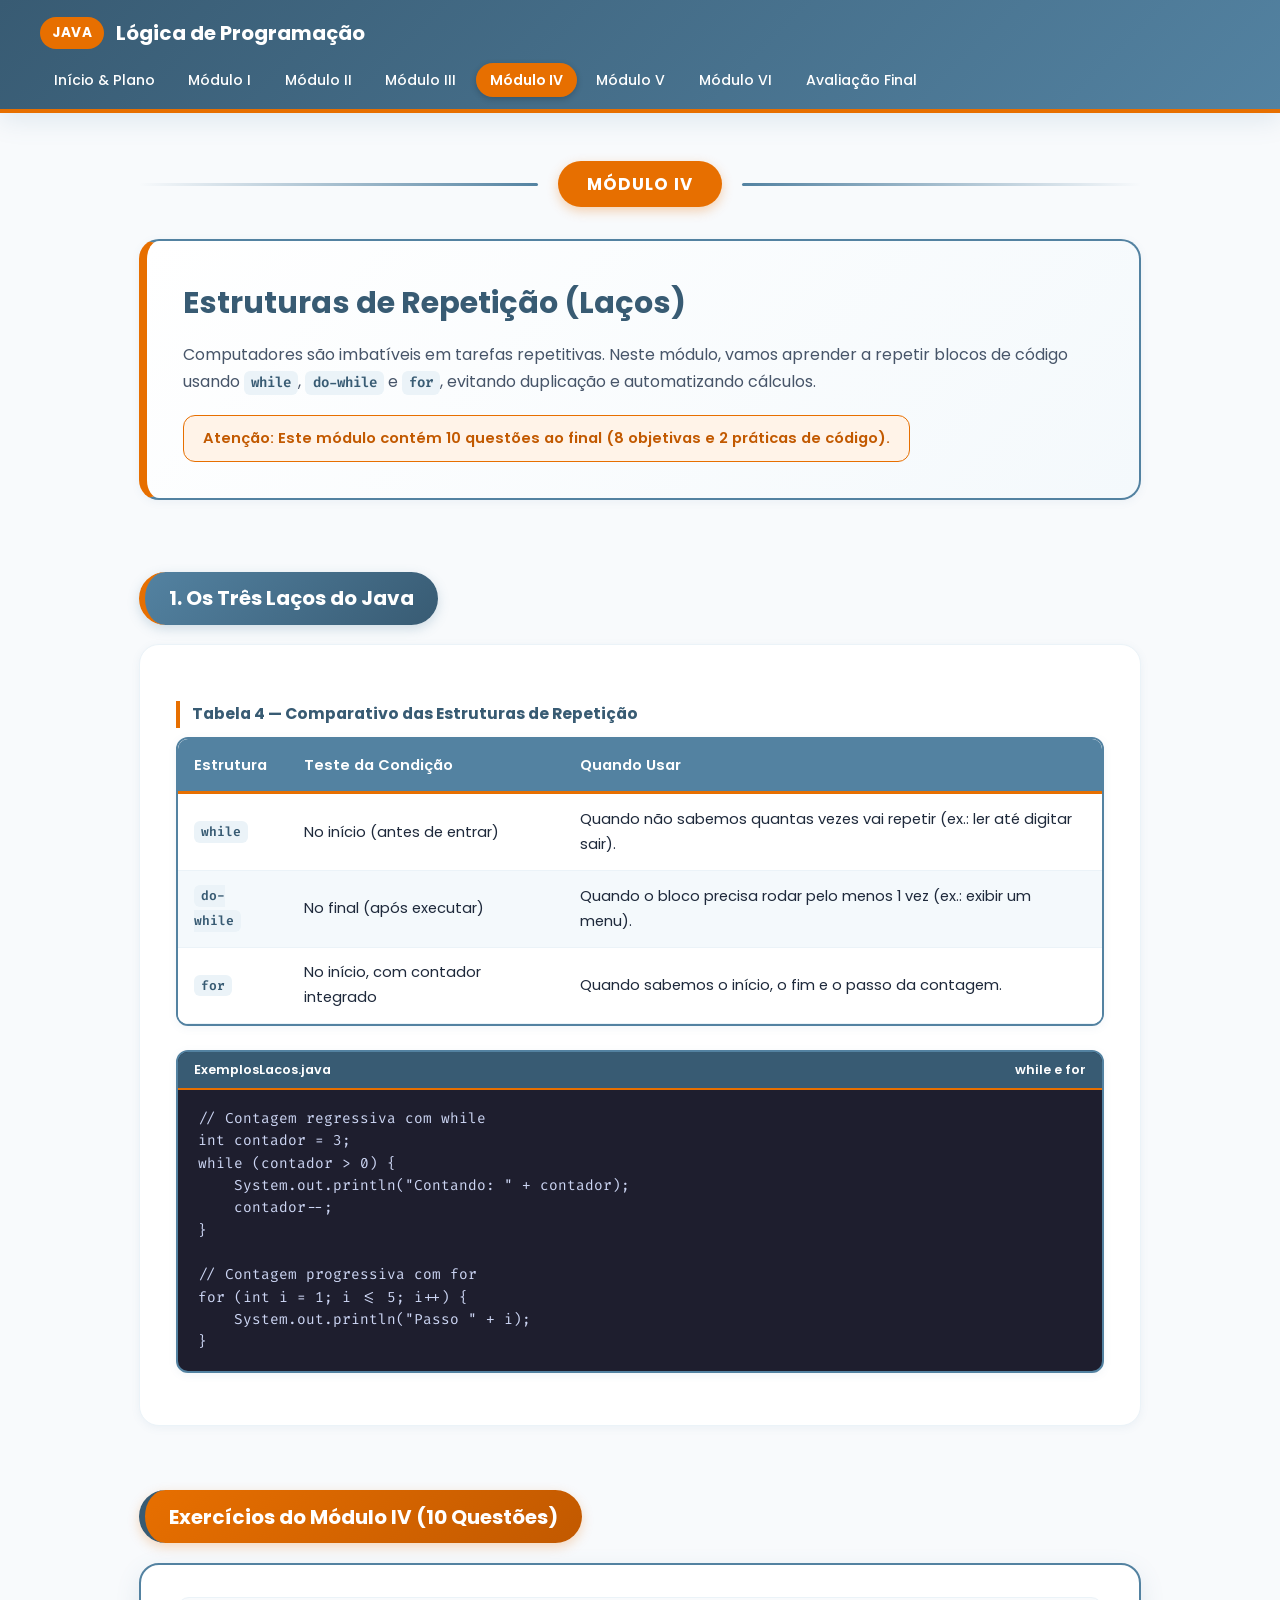
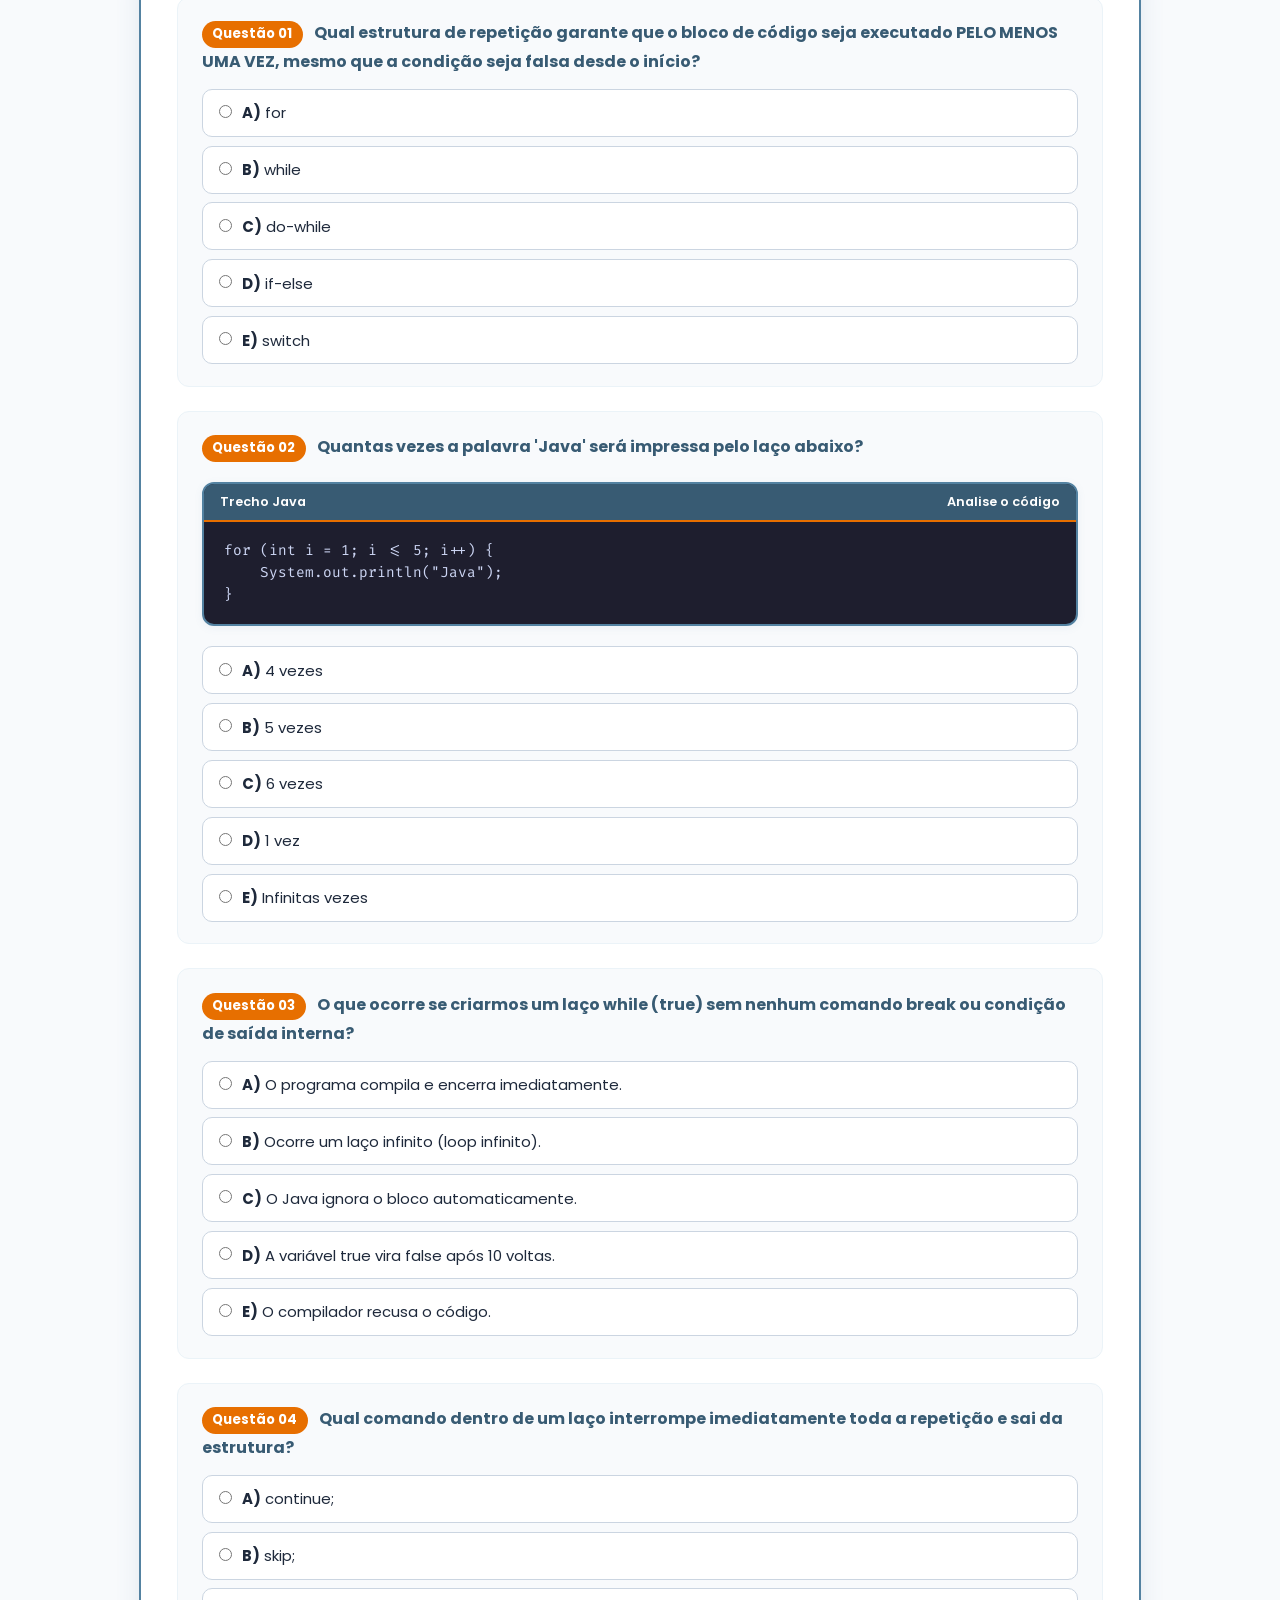
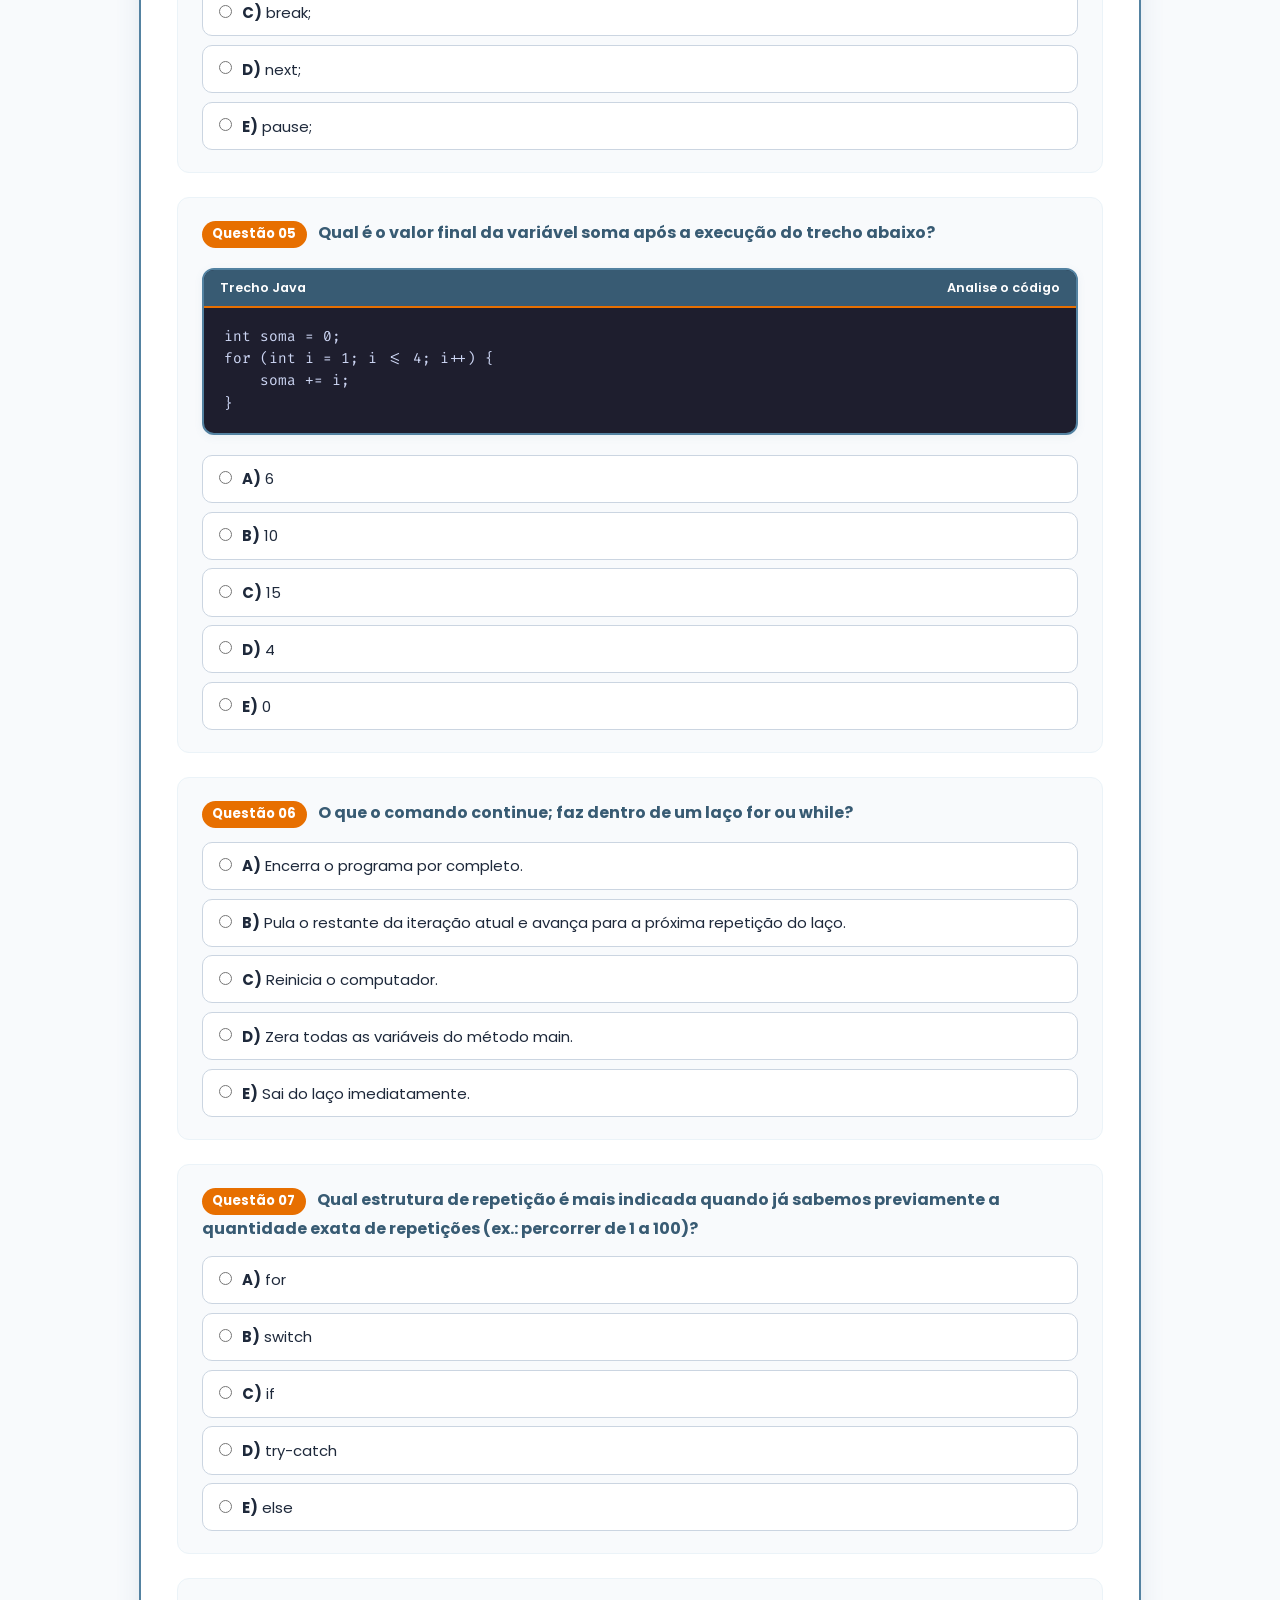
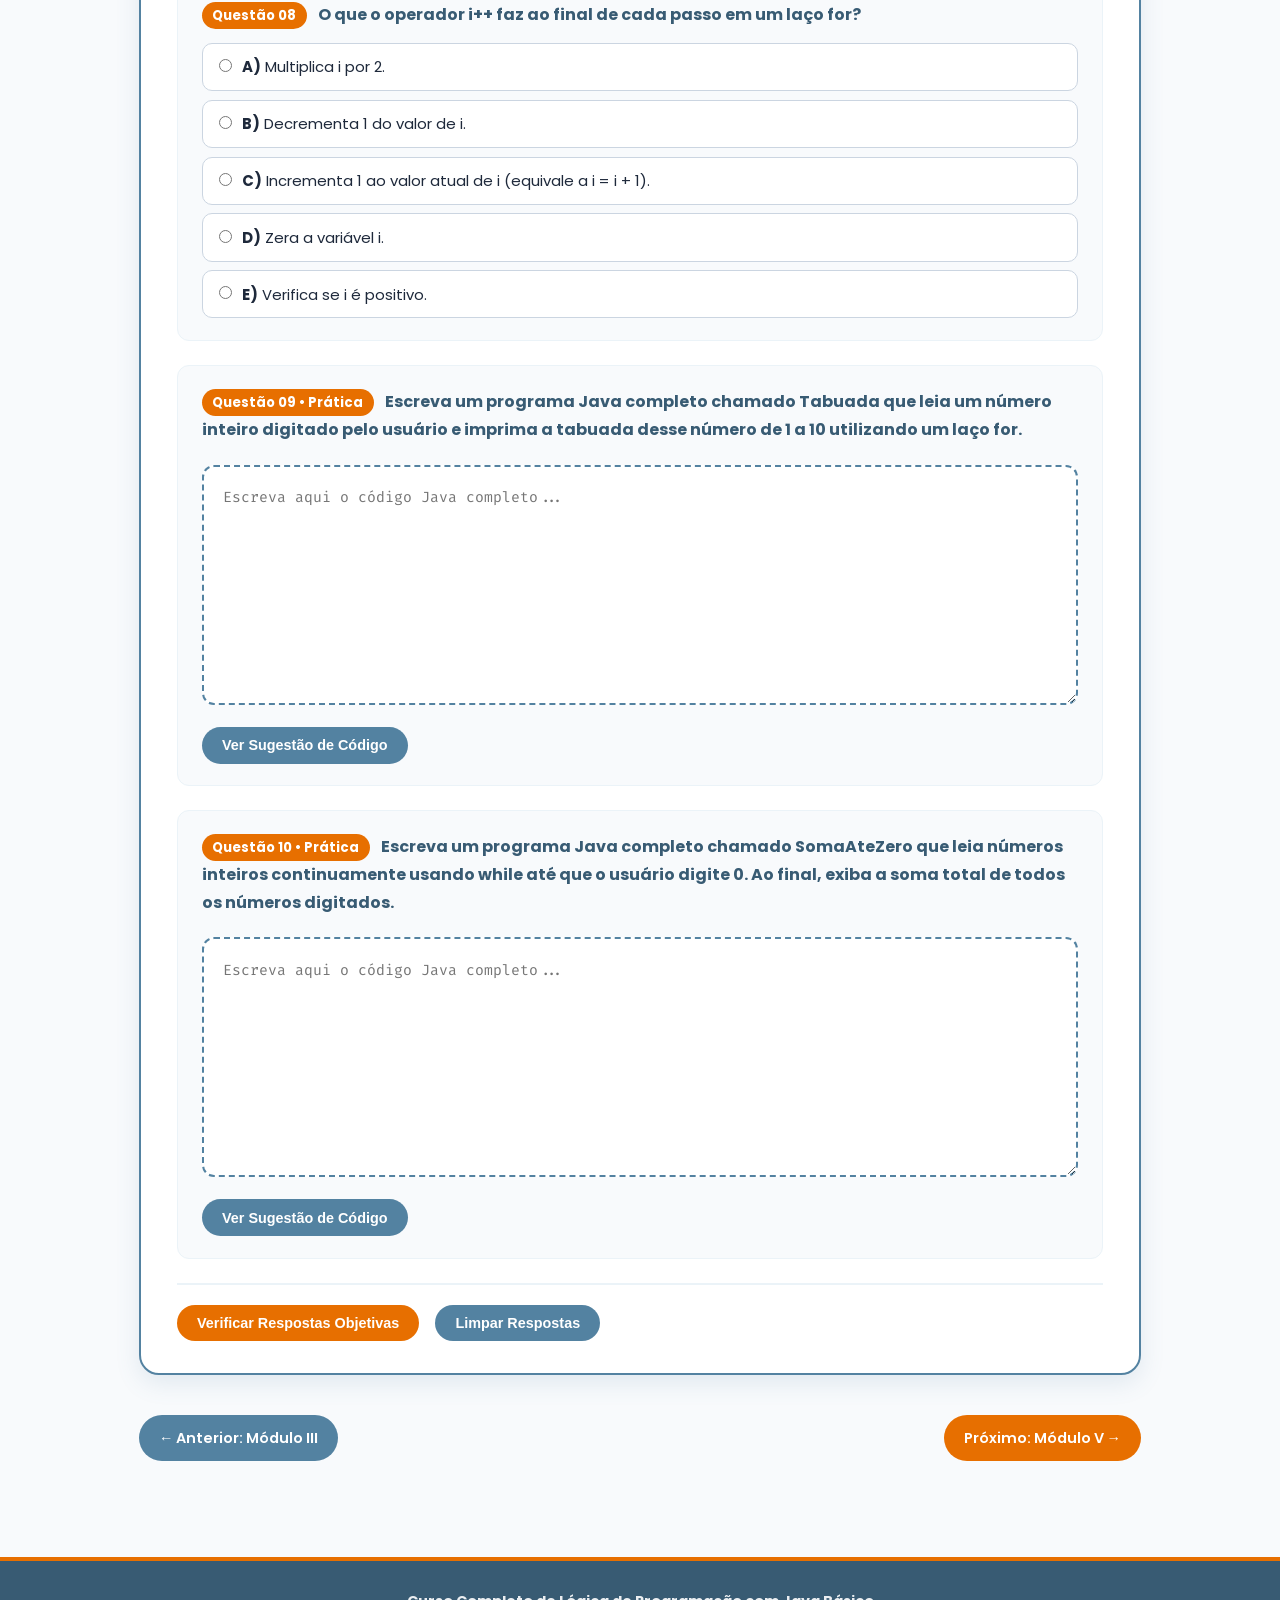
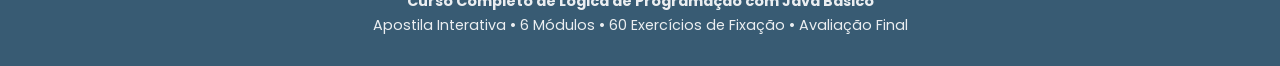
<file: modulo4.html>
<!DOCTYPE html>
<html lang="pt-BR">
<head>
  <meta charset="UTF-8">
  <meta name="viewport" content="width=device-width, initial-scale=1.0">
  <title>Módulo IV - Estruturas de Repetição | Lógica de Programação com Java Básico</title>
  <link rel="stylesheet" href="styles.css">
</head>
<body>
  <header class="navbar">
    <div class="navbar-container">
      <a href="index.html" class="brand">
        <span class="brand-badge">JAVA</span>
        <span>Lógica de Programação</span>
      </a>
      <nav>
        <ul class="nav-links">
          <li><a href="index.html" class="">Início & Plano</a></li>
<li><a href="modulo1.html" class="">Módulo I</a></li>
<li><a href="modulo2.html" class="">Módulo II</a></li>
<li><a href="modulo3.html" class="">Módulo III</a></li>
<li><a href="modulo4.html" class="active">Módulo IV</a></li>
<li><a href="modulo5.html" class="">Módulo V</a></li>
<li><a href="modulo6.html" class="">Módulo VI</a></li>
<li><a href="avaliacao.html" class="">Avaliação Final</a></li>
        </ul>
      </nav>
    </div>
  </header>

  <main class="main-container">
    
<div class="chapter-separator">
  <div class="chapter-line"></div>
  <div class="chapter-badge">Módulo IV</div>
  <div class="chapter-line right"></div>
</div>

<section class="module-intro-card">
  <h1>Estruturas de Repetição (Laços)</h1>
  <p>
    Computadores são imbatíveis em tarefas repetitivas. Neste módulo, vamos aprender a repetir blocos de código usando <code class="inline">while</code>, <code class="inline">do-while</code> e <code class="inline">for</code>, evitando duplicação e automatizando cálculos.
  </p>
  <div class="exercise-notice">
    Atenção: Este módulo contém 10 questões ao final (8 objetivas e 2 práticas de código).
  </div>
</section>

<div class="title-balloon">1. Os Três Laços do Java</div>
<section class="content-card">
  <div class="table-caption">Tabela 4 — Comparativo das Estruturas de Repetição</div>
  <div class="table-responsive">
    <table>
      <thead>
        <tr>
          <th>Estrutura</th>
          <th>Teste da Condição</th>
          <th>Quando Usar</th>
        </tr>
      </thead>
      <tbody>
        <tr>
          <td><code class="inline">while</code></td>
          <td>No início (antes de entrar)</td>
          <td>Quando não sabemos quantas vezes vai repetir (ex.: ler até digitar sair).</td>
        </tr>
        <tr>
          <td><code class="inline">do-while</code></td>
          <td>No final (após executar)</td>
          <td>Quando o bloco precisa rodar pelo menos 1 vez (ex.: exibir um menu).</td>
        </tr>
        <tr>
          <td><code class="inline">for</code></td>
          <td>No início, com contador integrado</td>
          <td>Quando sabemos o início, o fim e o passo da contagem.</td>
        </tr>
      </tbody>
    </table>
  </div>

  <div class="code-wrapper">
    <div class="code-header"><span>ExemplosLacos.java</span><span>while e for</span></div>
    <pre>// Contagem regressiva com while
int contador = 3;
while (contador > 0) {
    System.out.println("Contando: " + contador);
    contador--;
}

// Contagem progressiva com for
for (int i = 1; i <= 5; i++) {
    System.out.println("Passo " + i);
}</pre>
  </div>
</section>

<div class="title-balloon orange">Exercícios do Módulo IV (10 Questões)</div>
<section class="exercise-section">
  <form id="form-m4">
    <div class="question-box mc-question" data-answer="C"><div class="question-title"><span class="question-number">Questão 01</span> Qual estrutura de repetição garante que o bloco de código seja executado PELO MENOS UMA VEZ, mesmo que a condição seja falsa desde o início?</div><div class="options-list"><label class="option-label"><input type="radio" name="q1" value="A"><span><strong>A)</strong> for</span></label>
<label class="option-label"><input type="radio" name="q1" value="B"><span><strong>B)</strong> while</span></label>
<label class="option-label"><input type="radio" name="q1" value="C"><span><strong>C)</strong> do-while</span></label>
<label class="option-label"><input type="radio" name="q1" value="D"><span><strong>D)</strong> if-else</span></label>
<label class="option-label"><input type="radio" name="q1" value="E"><span><strong>E)</strong> switch</span></label></div></div><div class="question-box mc-question" data-answer="B"><div class="question-title"><span class="question-number">Questão 02</span> Quantas vezes a palavra 'Java' será impressa pelo laço abaixo?</div><div class="code-wrapper"><div class="code-header"><span>Trecho Java</span><span>Analise o código</span></div><pre>for (int i = 1; i <= 5; i++) {
    System.out.println("Java");
}</pre></div><div class="options-list"><label class="option-label"><input type="radio" name="q2" value="A"><span><strong>A)</strong> 4 vezes</span></label>
<label class="option-label"><input type="radio" name="q2" value="B"><span><strong>B)</strong> 5 vezes</span></label>
<label class="option-label"><input type="radio" name="q2" value="C"><span><strong>C)</strong> 6 vezes</span></label>
<label class="option-label"><input type="radio" name="q2" value="D"><span><strong>D)</strong> 1 vez</span></label>
<label class="option-label"><input type="radio" name="q2" value="E"><span><strong>E)</strong> Infinitas vezes</span></label></div></div><div class="question-box mc-question" data-answer="B"><div class="question-title"><span class="question-number">Questão 03</span> O que ocorre se criarmos um laço while (true) sem nenhum comando break ou condição de saída interna?</div><div class="options-list"><label class="option-label"><input type="radio" name="q3" value="A"><span><strong>A)</strong> O programa compila e encerra imediatamente.</span></label>
<label class="option-label"><input type="radio" name="q3" value="B"><span><strong>B)</strong> Ocorre um laço infinito (loop infinito).</span></label>
<label class="option-label"><input type="radio" name="q3" value="C"><span><strong>C)</strong> O Java ignora o bloco automaticamente.</span></label>
<label class="option-label"><input type="radio" name="q3" value="D"><span><strong>D)</strong> A variável true vira false após 10 voltas.</span></label>
<label class="option-label"><input type="radio" name="q3" value="E"><span><strong>E)</strong> O compilador recusa o código.</span></label></div></div><div class="question-box mc-question" data-answer="C"><div class="question-title"><span class="question-number">Questão 04</span> Qual comando dentro de um laço interrompe imediatamente toda a repetição e sai da estrutura?</div><div class="options-list"><label class="option-label"><input type="radio" name="q4" value="A"><span><strong>A)</strong> continue;</span></label>
<label class="option-label"><input type="radio" name="q4" value="B"><span><strong>B)</strong> skip;</span></label>
<label class="option-label"><input type="radio" name="q4" value="C"><span><strong>C)</strong> break;</span></label>
<label class="option-label"><input type="radio" name="q4" value="D"><span><strong>D)</strong> next;</span></label>
<label class="option-label"><input type="radio" name="q4" value="E"><span><strong>E)</strong> pause;</span></label></div></div><div class="question-box mc-question" data-answer="B"><div class="question-title"><span class="question-number">Questão 05</span> Qual é o valor final da variável soma após a execução do trecho abaixo?</div><div class="code-wrapper"><div class="code-header"><span>Trecho Java</span><span>Analise o código</span></div><pre>int soma = 0;
for (int i = 1; i <= 4; i++) {
    soma += i;
}</pre></div><div class="options-list"><label class="option-label"><input type="radio" name="q5" value="A"><span><strong>A)</strong> 6</span></label>
<label class="option-label"><input type="radio" name="q5" value="B"><span><strong>B)</strong> 10</span></label>
<label class="option-label"><input type="radio" name="q5" value="C"><span><strong>C)</strong> 15</span></label>
<label class="option-label"><input type="radio" name="q5" value="D"><span><strong>D)</strong> 4</span></label>
<label class="option-label"><input type="radio" name="q5" value="E"><span><strong>E)</strong> 0</span></label></div></div><div class="question-box mc-question" data-answer="B"><div class="question-title"><span class="question-number">Questão 06</span> O que o comando continue; faz dentro de um laço for ou while?</div><div class="options-list"><label class="option-label"><input type="radio" name="q6" value="A"><span><strong>A)</strong> Encerra o programa por completo.</span></label>
<label class="option-label"><input type="radio" name="q6" value="B"><span><strong>B)</strong> Pula o restante da iteração atual e avança para a próxima repetição do laço.</span></label>
<label class="option-label"><input type="radio" name="q6" value="C"><span><strong>C)</strong> Reinicia o computador.</span></label>
<label class="option-label"><input type="radio" name="q6" value="D"><span><strong>D)</strong> Zera todas as variáveis do método main.</span></label>
<label class="option-label"><input type="radio" name="q6" value="E"><span><strong>E)</strong> Sai do laço imediatamente.</span></label></div></div><div class="question-box mc-question" data-answer="A"><div class="question-title"><span class="question-number">Questão 07</span> Qual estrutura de repetição é mais indicada quando já sabemos previamente a quantidade exata de repetições (ex.: percorrer de 1 a 100)?</div><div class="options-list"><label class="option-label"><input type="radio" name="q7" value="A"><span><strong>A)</strong> for</span></label>
<label class="option-label"><input type="radio" name="q7" value="B"><span><strong>B)</strong> switch</span></label>
<label class="option-label"><input type="radio" name="q7" value="C"><span><strong>C)</strong> if</span></label>
<label class="option-label"><input type="radio" name="q7" value="D"><span><strong>D)</strong> try-catch</span></label>
<label class="option-label"><input type="radio" name="q7" value="E"><span><strong>E)</strong> else</span></label></div></div><div class="question-box mc-question" data-answer="C"><div class="question-title"><span class="question-number">Questão 08</span> O que o operador i++ faz ao final de cada passo em um laço for?</div><div class="options-list"><label class="option-label"><input type="radio" name="q8" value="A"><span><strong>A)</strong> Multiplica i por 2.</span></label>
<label class="option-label"><input type="radio" name="q8" value="B"><span><strong>B)</strong> Decrementa 1 do valor de i.</span></label>
<label class="option-label"><input type="radio" name="q8" value="C"><span><strong>C)</strong> Incrementa 1 ao valor atual de i (equivale a i = i + 1).</span></label>
<label class="option-label"><input type="radio" name="q8" value="D"><span><strong>D)</strong> Zera a variável i.</span></label>
<label class="option-label"><input type="radio" name="q8" value="E"><span><strong>E)</strong> Verifica se i é positivo.</span></label></div></div><div class="question-box"><div class="question-title"><span class="question-number">Questão 09 • Prática</span> Escreva um programa Java completo chamado Tabuada que leia um número inteiro digitado pelo usuário e imprima a tabuada desse número de 1 a 10 utilizando um laço for.</div><textarea class="code-writing-area" placeholder="Escreva aqui o código Java completo..."></textarea><div class="solution-toggle"><button type="button" class="btn" onclick="toggleSolucao(this)">Ver Sugestão de Código</button><div class="solution-box"><strong>Sugestão de implementação em Java:</strong><div class="code-wrapper"><div class="code-header"><span>Solução Exemplo</span><span>Java</span></div><pre>import java.util.Scanner;

public class Tabuada {
    public static void main(String[] args) {
        Scanner sc = new Scanner(System.in);

        System.out.print("Digite um número para ver a tabuada: ");
        int num = sc.nextInt();

        for (int i = 1; i <= 10; i++) {
            System.out.println(num + " x " + i + " = " + (num * i));
        }

        sc.close();
    }
}</pre></div></div></div></div><div class="question-box"><div class="question-title"><span class="question-number">Questão 10 • Prática</span> Escreva um programa Java completo chamado SomaAteZero que leia números inteiros continuamente usando while até que o usuário digite 0. Ao final, exiba a soma total de todos os números digitados.</div><textarea class="code-writing-area" placeholder="Escreva aqui o código Java completo..."></textarea><div class="solution-toggle"><button type="button" class="btn" onclick="toggleSolucao(this)">Ver Sugestão de Código</button><div class="solution-box"><strong>Sugestão de implementação em Java:</strong><div class="code-wrapper"><div class="code-header"><span>Solução Exemplo</span><span>Java</span></div><pre>import java.util.Scanner;

public class SomaAteZero {
    public static void main(String[] args) {
        Scanner sc = new Scanner(System.in);
        int soma = 0;
        int numero;

        System.out.print("Digite um número (0 para sair): ");
        numero = sc.nextInt();

        while (numero != 0) {
            soma += numero;
            System.out.print("Digite outro número (0 para sair): ");
            numero = sc.nextInt();
        }

        System.out.println("Soma total: " + soma);
        sc.close();
    }
}</pre></div></div></div></div>
    <div class="quiz-actions">
      <button type="button" class="btn btn-orange" onclick="verificarRespostas('form-m4', 'fb-m4')">Verificar Respostas Objetivas</button>
      <button type="button" class="btn" onclick="limparRespostas('form-m4', 'fb-m4')">Limpar Respostas</button>
      <span id="fb-m4" class="quiz-feedback"></span>
    </div>
  </form>
</section>

<div class="page-nav-footer">
  <a href="modulo3.html" class="btn">&larr; Anterior: Módulo III</a>
  <a href="modulo5.html" class="btn btn-orange">Próximo: Módulo V &rarr;</a>
</div>

  </main>

  <footer>
    <p><strong>Curso Completo de Lógica de Programação com Java Básico</strong></p>
    <p>Apostila Interativa • 6 Módulos • 60 Exercícios de Fixação • Avaliação Final</p>
  </footer>
  <script src="script.js"></script>
    
</body>
</html>
</file>
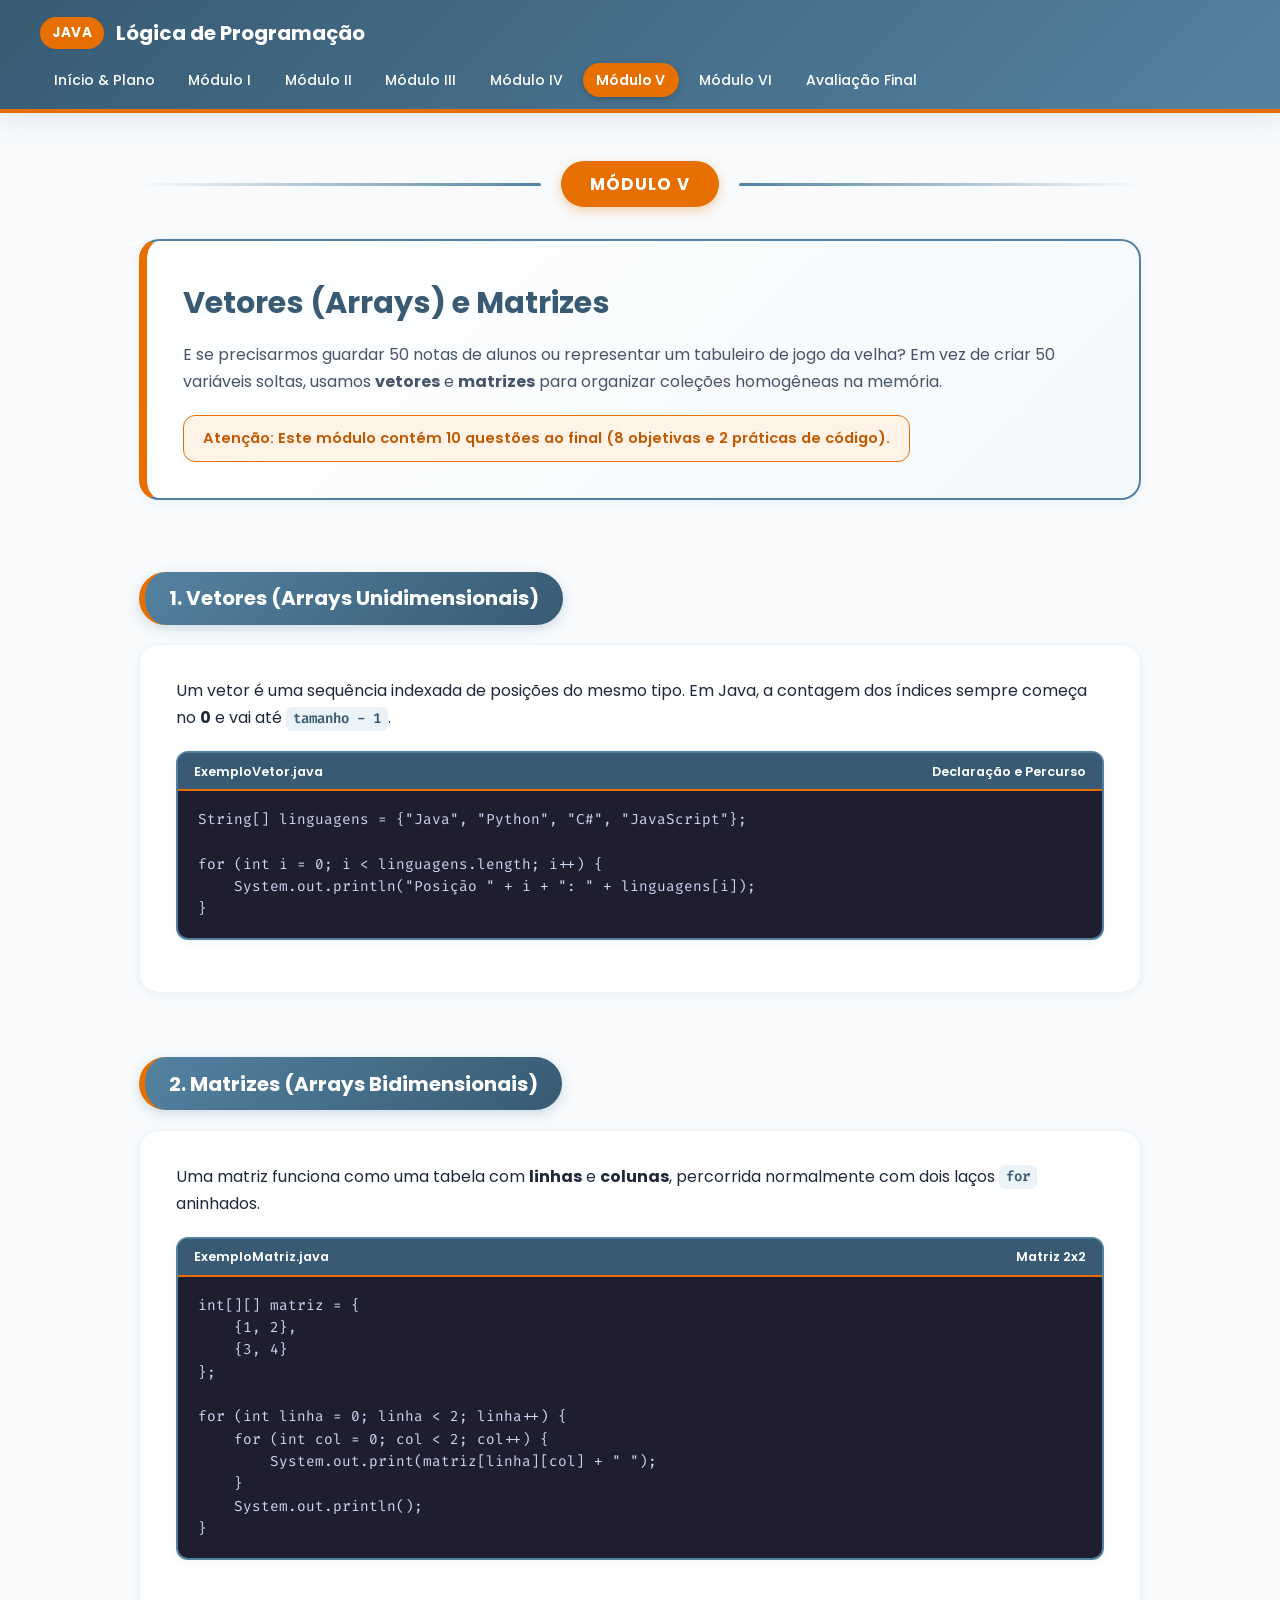
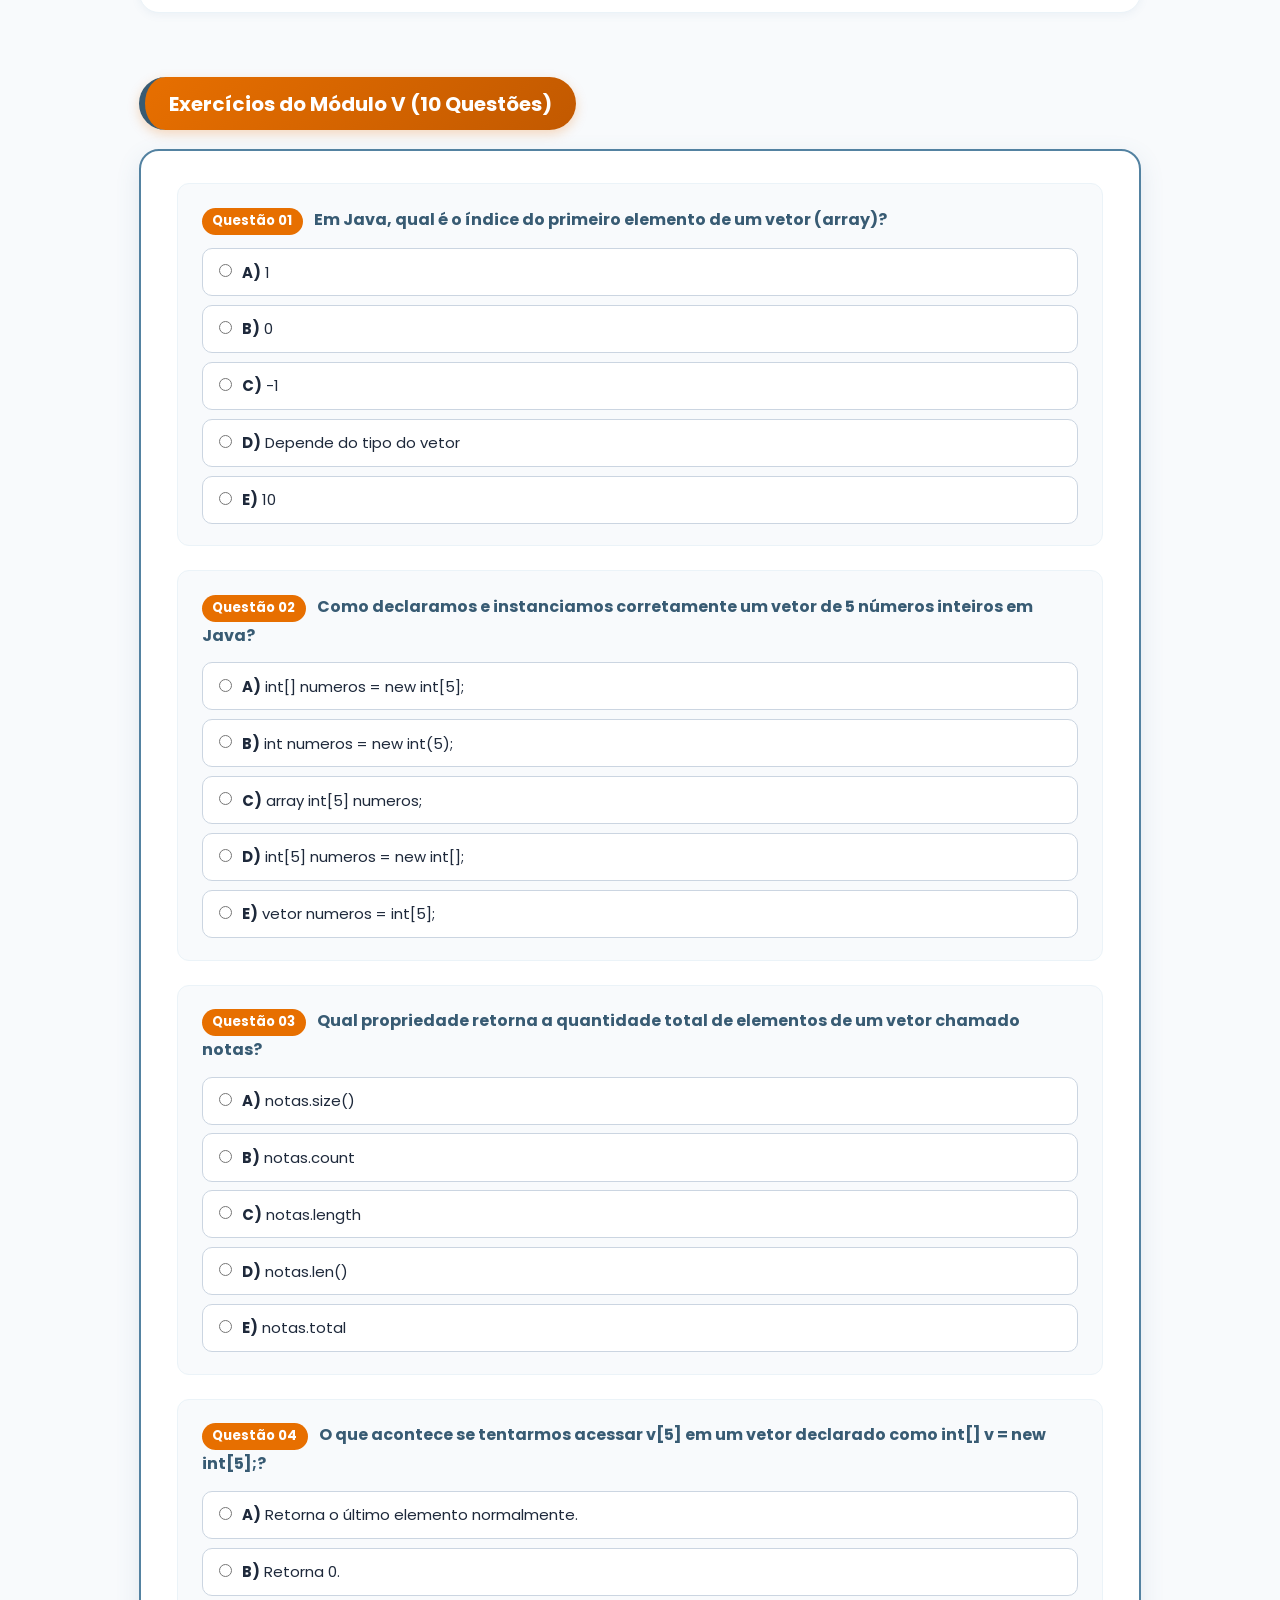
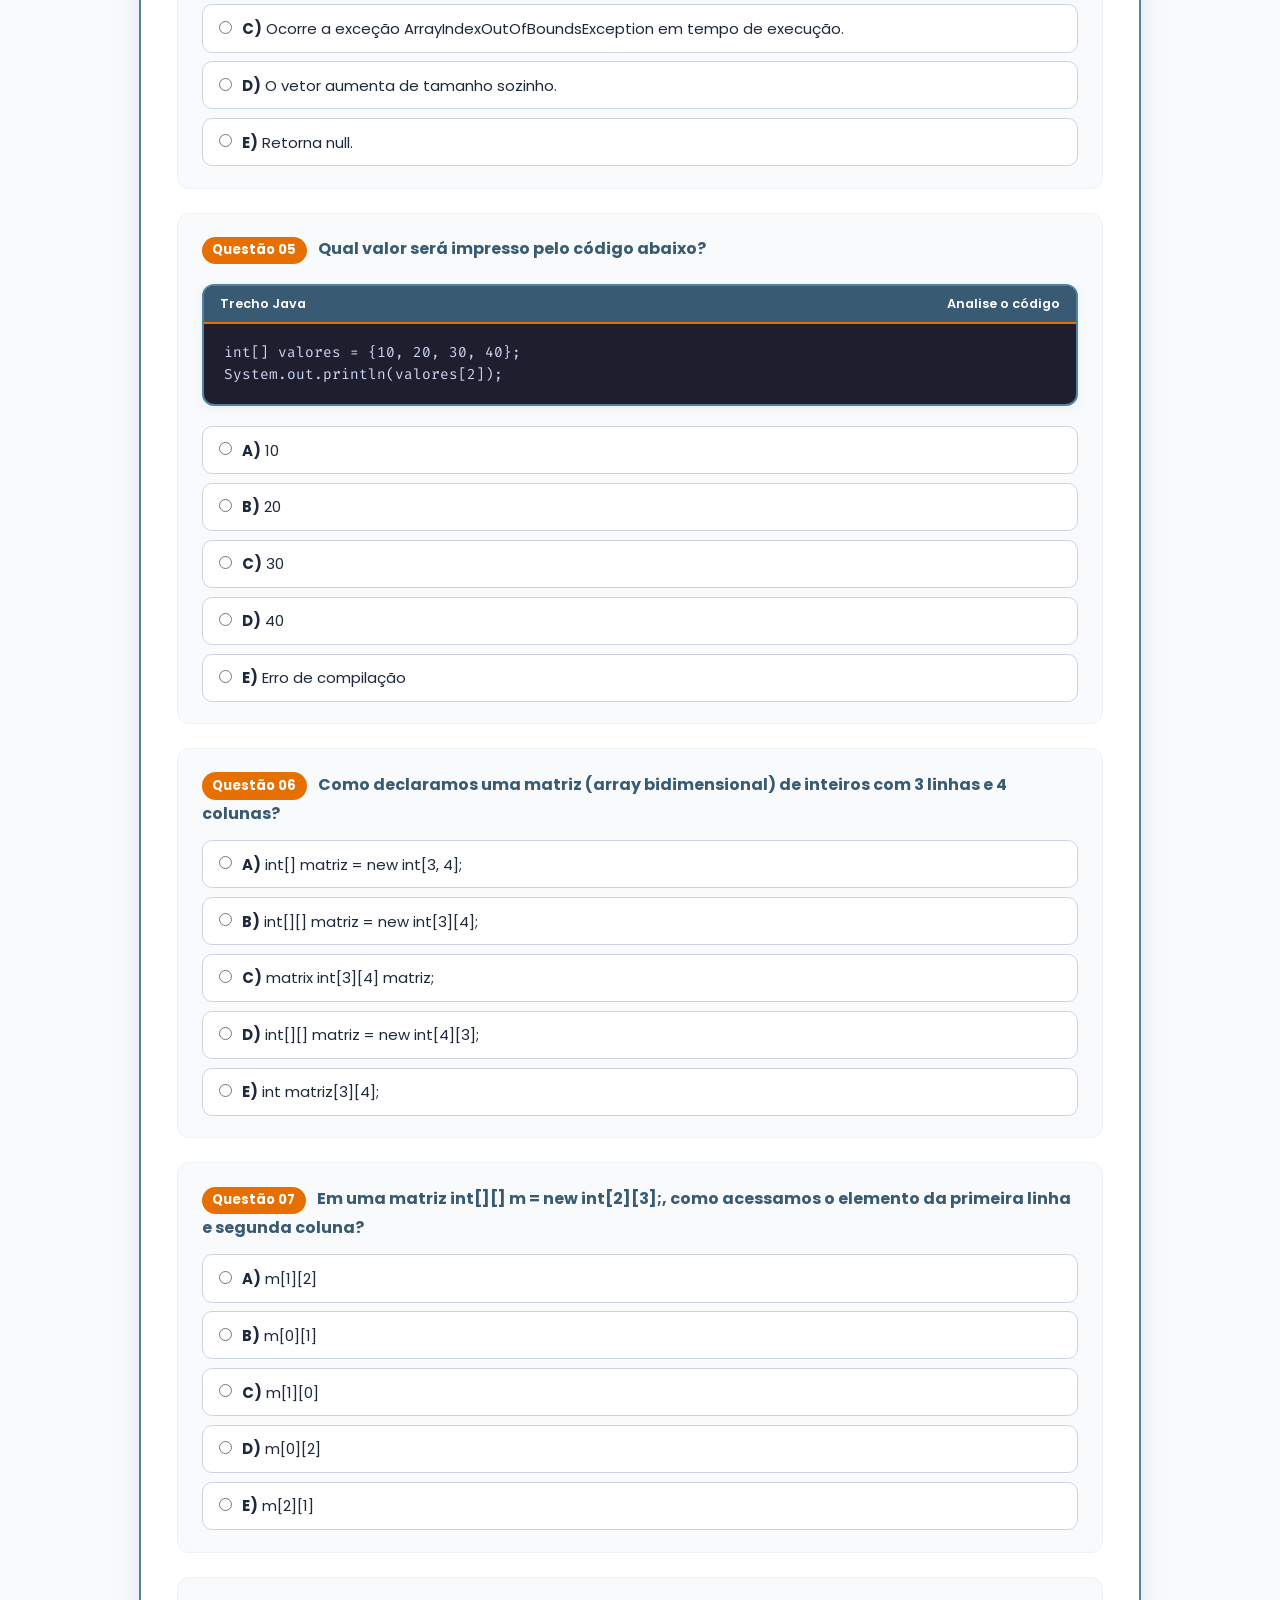
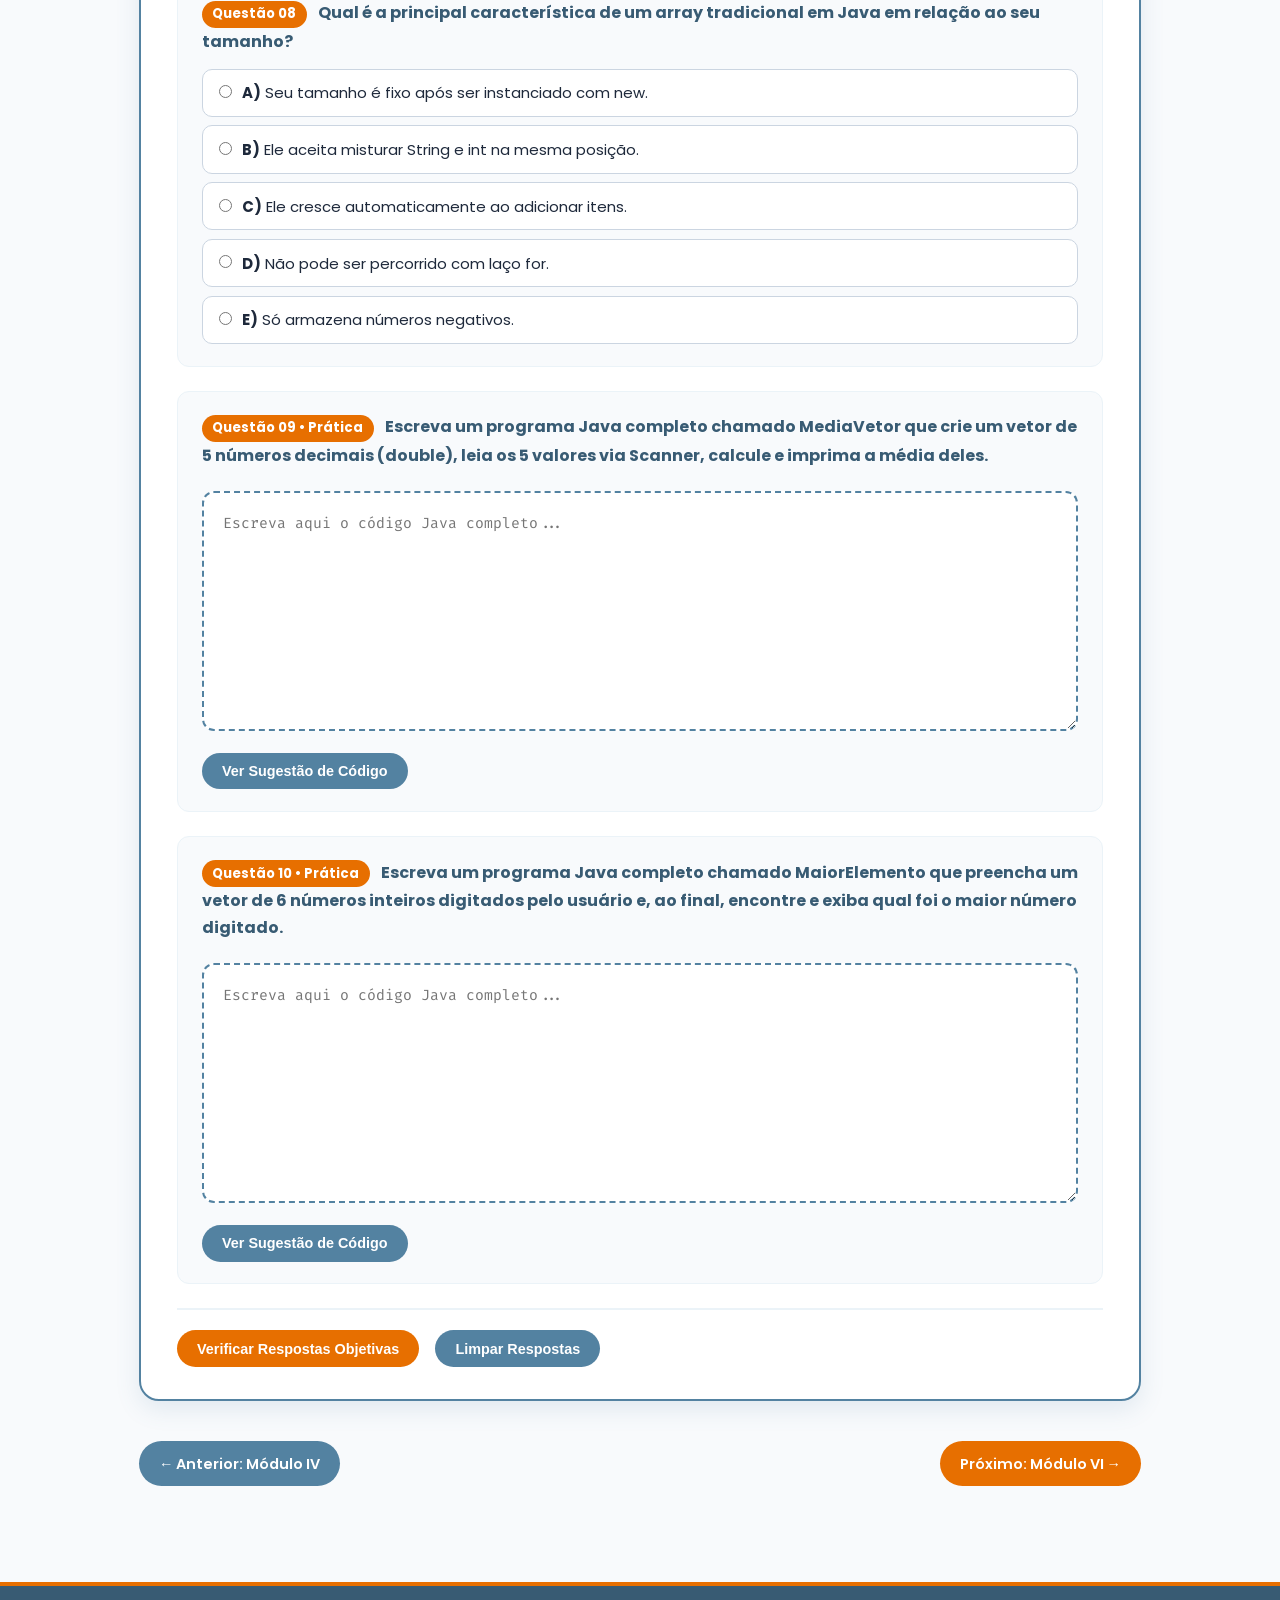
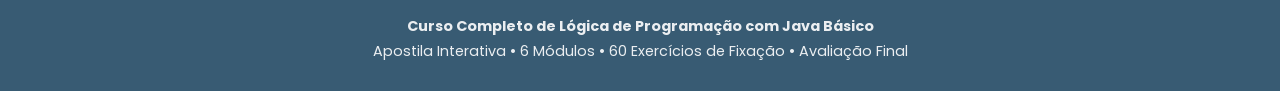
<file: modulo5.html>
<!DOCTYPE html>
<html lang="pt-BR">
<head>
  <meta charset="UTF-8">
  <meta name="viewport" content="width=device-width, initial-scale=1.0">
  <title>Módulo V - Vetores e Matrizes | Lógica de Programação com Java Básico</title>
  <link rel="stylesheet" href="styles.css">
</head>
<body>
  <header class="navbar">
    <div class="navbar-container">
      <a href="index.html" class="brand">
        <span class="brand-badge">JAVA</span>
        <span>Lógica de Programação</span>
      </a>
      <nav>
        <ul class="nav-links">
          <li><a href="index.html" class="">Início & Plano</a></li>
<li><a href="modulo1.html" class="">Módulo I</a></li>
<li><a href="modulo2.html" class="">Módulo II</a></li>
<li><a href="modulo3.html" class="">Módulo III</a></li>
<li><a href="modulo4.html" class="">Módulo IV</a></li>
<li><a href="modulo5.html" class="active">Módulo V</a></li>
<li><a href="modulo6.html" class="">Módulo VI</a></li>
<li><a href="avaliacao.html" class="">Avaliação Final</a></li>
        </ul>
      </nav>
    </div>
  </header>

  <main class="main-container">
    
<div class="chapter-separator">
  <div class="chapter-line"></div>
  <div class="chapter-badge">Módulo V</div>
  <div class="chapter-line right"></div>
</div>

<section class="module-intro-card">
  <h1>Vetores (Arrays) e Matrizes</h1>
  <p>
    E se precisarmos guardar 50 notas de alunos ou representar um tabuleiro de jogo da velha? Em vez de criar 50 variáveis soltas, usamos <strong>vetores</strong> e <strong>matrizes</strong> para organizar coleções homogêneas na memória.
  </p>
  <div class="exercise-notice">
    Atenção: Este módulo contém 10 questões ao final (8 objetivas e 2 práticas de código).
  </div>
</section>

<div class="title-balloon">1. Vetores (Arrays Unidimensionais)</div>
<section class="content-card">
  <p>
    Um vetor é uma sequência indexada de posições do mesmo tipo. Em Java, a contagem dos índices sempre começa no <strong>0</strong> e vai até <code class="inline">tamanho - 1</code>.
  </p>

  <div class="code-wrapper">
    <div class="code-header"><span>ExemploVetor.java</span><span>Declaração e Percurso</span></div>
    <pre>String[] linguagens = {"Java", "Python", "C#", "JavaScript"};

for (int i = 0; i < linguagens.length; i++) {
    System.out.println("Posição " + i + ": " + linguagens[i]);
}</pre>
  </div>
</section>

<div class="title-balloon">2. Matrizes (Arrays Bidimensionais)</div>
<section class="content-card">
  <p>
    Uma matriz funciona como uma tabela com <strong>linhas</strong> e <strong>colunas</strong>, percorrida normalmente com dois laços <code class="inline">for</code> aninhados.
  </p>

  <div class="code-wrapper">
    <div class="code-header"><span>ExemploMatriz.java</span><span>Matriz 2x2</span></div>
    <pre>int[][] matriz = {
    {1, 2},
    {3, 4}
};

for (int linha = 0; linha < 2; linha++) {
    for (int col = 0; col < 2; col++) {
        System.out.print(matriz[linha][col] + " ");
    }
    System.out.println();
}</pre>
  </div>
</section>

<div class="title-balloon orange">Exercícios do Módulo V (10 Questões)</div>
<section class="exercise-section">
  <form id="form-m5">
    <div class="question-box mc-question" data-answer="B"><div class="question-title"><span class="question-number">Questão 01</span> Em Java, qual é o índice do primeiro elemento de um vetor (array)?</div><div class="options-list"><label class="option-label"><input type="radio" name="q1" value="A"><span><strong>A)</strong> 1</span></label>
<label class="option-label"><input type="radio" name="q1" value="B"><span><strong>B)</strong> 0</span></label>
<label class="option-label"><input type="radio" name="q1" value="C"><span><strong>C)</strong> -1</span></label>
<label class="option-label"><input type="radio" name="q1" value="D"><span><strong>D)</strong> Depende do tipo do vetor</span></label>
<label class="option-label"><input type="radio" name="q1" value="E"><span><strong>E)</strong> 10</span></label></div></div><div class="question-box mc-question" data-answer="A"><div class="question-title"><span class="question-number">Questão 02</span> Como declaramos e instanciamos corretamente um vetor de 5 números inteiros em Java?</div><div class="options-list"><label class="option-label"><input type="radio" name="q2" value="A"><span><strong>A)</strong> int[] numeros = new int[5];</span></label>
<label class="option-label"><input type="radio" name="q2" value="B"><span><strong>B)</strong> int numeros = new int(5);</span></label>
<label class="option-label"><input type="radio" name="q2" value="C"><span><strong>C)</strong> array int[5] numeros;</span></label>
<label class="option-label"><input type="radio" name="q2" value="D"><span><strong>D)</strong> int[5] numeros = new int[];</span></label>
<label class="option-label"><input type="radio" name="q2" value="E"><span><strong>E)</strong> vetor numeros = int[5];</span></label></div></div><div class="question-box mc-question" data-answer="C"><div class="question-title"><span class="question-number">Questão 03</span> Qual propriedade retorna a quantidade total de elementos de um vetor chamado notas?</div><div class="options-list"><label class="option-label"><input type="radio" name="q3" value="A"><span><strong>A)</strong> notas.size()</span></label>
<label class="option-label"><input type="radio" name="q3" value="B"><span><strong>B)</strong> notas.count</span></label>
<label class="option-label"><input type="radio" name="q3" value="C"><span><strong>C)</strong> notas.length</span></label>
<label class="option-label"><input type="radio" name="q3" value="D"><span><strong>D)</strong> notas.len()</span></label>
<label class="option-label"><input type="radio" name="q3" value="E"><span><strong>E)</strong> notas.total</span></label></div></div><div class="question-box mc-question" data-answer="C"><div class="question-title"><span class="question-number">Questão 04</span> O que acontece se tentarmos acessar v[5] em um vetor declarado como int[] v = new int[5];?</div><div class="options-list"><label class="option-label"><input type="radio" name="q4" value="A"><span><strong>A)</strong> Retorna o último elemento normalmente.</span></label>
<label class="option-label"><input type="radio" name="q4" value="B"><span><strong>B)</strong> Retorna 0.</span></label>
<label class="option-label"><input type="radio" name="q4" value="C"><span><strong>C)</strong> Ocorre a exceção ArrayIndexOutOfBoundsException em tempo de execução.</span></label>
<label class="option-label"><input type="radio" name="q4" value="D"><span><strong>D)</strong> O vetor aumenta de tamanho sozinho.</span></label>
<label class="option-label"><input type="radio" name="q4" value="E"><span><strong>E)</strong> Retorna null.</span></label></div></div><div class="question-box mc-question" data-answer="C"><div class="question-title"><span class="question-number">Questão 05</span> Qual valor será impresso pelo código abaixo?</div><div class="code-wrapper"><div class="code-header"><span>Trecho Java</span><span>Analise o código</span></div><pre>int[] valores = {10, 20, 30, 40};
System.out.println(valores[2]);</pre></div><div class="options-list"><label class="option-label"><input type="radio" name="q5" value="A"><span><strong>A)</strong> 10</span></label>
<label class="option-label"><input type="radio" name="q5" value="B"><span><strong>B)</strong> 20</span></label>
<label class="option-label"><input type="radio" name="q5" value="C"><span><strong>C)</strong> 30</span></label>
<label class="option-label"><input type="radio" name="q5" value="D"><span><strong>D)</strong> 40</span></label>
<label class="option-label"><input type="radio" name="q5" value="E"><span><strong>E)</strong> Erro de compilação</span></label></div></div><div class="question-box mc-question" data-answer="B"><div class="question-title"><span class="question-number">Questão 06</span> Como declaramos uma matriz (array bidimensional) de inteiros com 3 linhas e 4 colunas?</div><div class="options-list"><label class="option-label"><input type="radio" name="q6" value="A"><span><strong>A)</strong> int[] matriz = new int[3, 4];</span></label>
<label class="option-label"><input type="radio" name="q6" value="B"><span><strong>B)</strong> int[][] matriz = new int[3][4];</span></label>
<label class="option-label"><input type="radio" name="q6" value="C"><span><strong>C)</strong> matrix int[3][4] matriz;</span></label>
<label class="option-label"><input type="radio" name="q6" value="D"><span><strong>D)</strong> int[][] matriz = new int[4][3];</span></label>
<label class="option-label"><input type="radio" name="q6" value="E"><span><strong>E)</strong> int matriz[3][4];</span></label></div></div><div class="question-box mc-question" data-answer="B"><div class="question-title"><span class="question-number">Questão 07</span> Em uma matriz int[][] m = new int[2][3];, como acessamos o elemento da primeira linha e segunda coluna?</div><div class="options-list"><label class="option-label"><input type="radio" name="q7" value="A"><span><strong>A)</strong> m[1][2]</span></label>
<label class="option-label"><input type="radio" name="q7" value="B"><span><strong>B)</strong> m[0][1]</span></label>
<label class="option-label"><input type="radio" name="q7" value="C"><span><strong>C)</strong> m[1][0]</span></label>
<label class="option-label"><input type="radio" name="q7" value="D"><span><strong>D)</strong> m[0][2]</span></label>
<label class="option-label"><input type="radio" name="q7" value="E"><span><strong>E)</strong> m[2][1]</span></label></div></div><div class="question-box mc-question" data-answer="A"><div class="question-title"><span class="question-number">Questão 08</span> Qual é a principal característica de um array tradicional em Java em relação ao seu tamanho?</div><div class="options-list"><label class="option-label"><input type="radio" name="q8" value="A"><span><strong>A)</strong> Seu tamanho é fixo após ser instanciado com new.</span></label>
<label class="option-label"><input type="radio" name="q8" value="B"><span><strong>B)</strong> Ele aceita misturar String e int na mesma posição.</span></label>
<label class="option-label"><input type="radio" name="q8" value="C"><span><strong>C)</strong> Ele cresce automaticamente ao adicionar itens.</span></label>
<label class="option-label"><input type="radio" name="q8" value="D"><span><strong>D)</strong> Não pode ser percorrido com laço for.</span></label>
<label class="option-label"><input type="radio" name="q8" value="E"><span><strong>E)</strong> Só armazena números negativos.</span></label></div></div><div class="question-box"><div class="question-title"><span class="question-number">Questão 09 • Prática</span> Escreva um programa Java completo chamado MediaVetor que crie um vetor de 5 números decimais (double), leia os 5 valores via Scanner, calcule e imprima a média deles.</div><textarea class="code-writing-area" placeholder="Escreva aqui o código Java completo..."></textarea><div class="solution-toggle"><button type="button" class="btn" onclick="toggleSolucao(this)">Ver Sugestão de Código</button><div class="solution-box"><strong>Sugestão de implementação em Java:</strong><div class="code-wrapper"><div class="code-header"><span>Solução Exemplo</span><span>Java</span></div><pre>import java.util.Scanner;

public class MediaVetor {
    public static void main(String[] args) {
        Scanner sc = new Scanner(System.in);
        double[] valores = new double[5];
        double soma = 0;

        for (int i = 0; i < valores.length; i++) {
            System.out.print("Digite o valor " + (i + 1) + ": ");
            valores[i] = sc.nextDouble();
            soma += valores[i];
        }

        double media = soma / valores.length;
        System.out.println("Média dos valores: " + media);
        sc.close();
    }
}</pre></div></div></div></div><div class="question-box"><div class="question-title"><span class="question-number">Questão 10 • Prática</span> Escreva um programa Java completo chamado MaiorElemento que preencha um vetor de 6 números inteiros digitados pelo usuário e, ao final, encontre e exiba qual foi o maior número digitado.</div><textarea class="code-writing-area" placeholder="Escreva aqui o código Java completo..."></textarea><div class="solution-toggle"><button type="button" class="btn" onclick="toggleSolucao(this)">Ver Sugestão de Código</button><div class="solution-box"><strong>Sugestão de implementação em Java:</strong><div class="code-wrapper"><div class="code-header"><span>Solução Exemplo</span><span>Java</span></div><pre>import java.util.Scanner;

public class MaiorElemento {
    public static void main(String[] args) {
        Scanner sc = new Scanner(System.in);
        int[] numeros = new int[6];

        for (int i = 0; i < numeros.length; i++) {
            System.out.print("Digite o número " + (i + 1) + ": ");
            numeros[i] = sc.nextInt();
        }

        int maior = numeros[0];
        for (int i = 1; i < numeros.length; i++) {
            if (numeros[i] > maior) {
                maior = numeros[i];
            }
        }

        System.out.println("O maior número digitado foi: " + maior);
        sc.close();
    }
}</pre></div></div></div></div>
    <div class="quiz-actions">
      <button type="button" class="btn btn-orange" onclick="verificarRespostas('form-m5', 'fb-m5')">Verificar Respostas Objetivas</button>
      <button type="button" class="btn" onclick="limparRespostas('form-m5', 'fb-m5')">Limpar Respostas</button>
      <span id="fb-m5" class="quiz-feedback"></span>
    </div>
  </form>
</section>

<div class="page-nav-footer">
  <a href="modulo4.html" class="btn">&larr; Anterior: Módulo IV</a>
  <a href="modulo6.html" class="btn btn-orange">Próximo: Módulo VI &rarr;</a>
</div>

  </main>

  <footer>
    <p><strong>Curso Completo de Lógica de Programação com Java Básico</strong></p>
    <p>Apostila Interativa • 6 Módulos • 60 Exercícios de Fixação • Avaliação Final</p>
  </footer>
  <script src="script.js"></script>
    
</body>
</html>
</file>
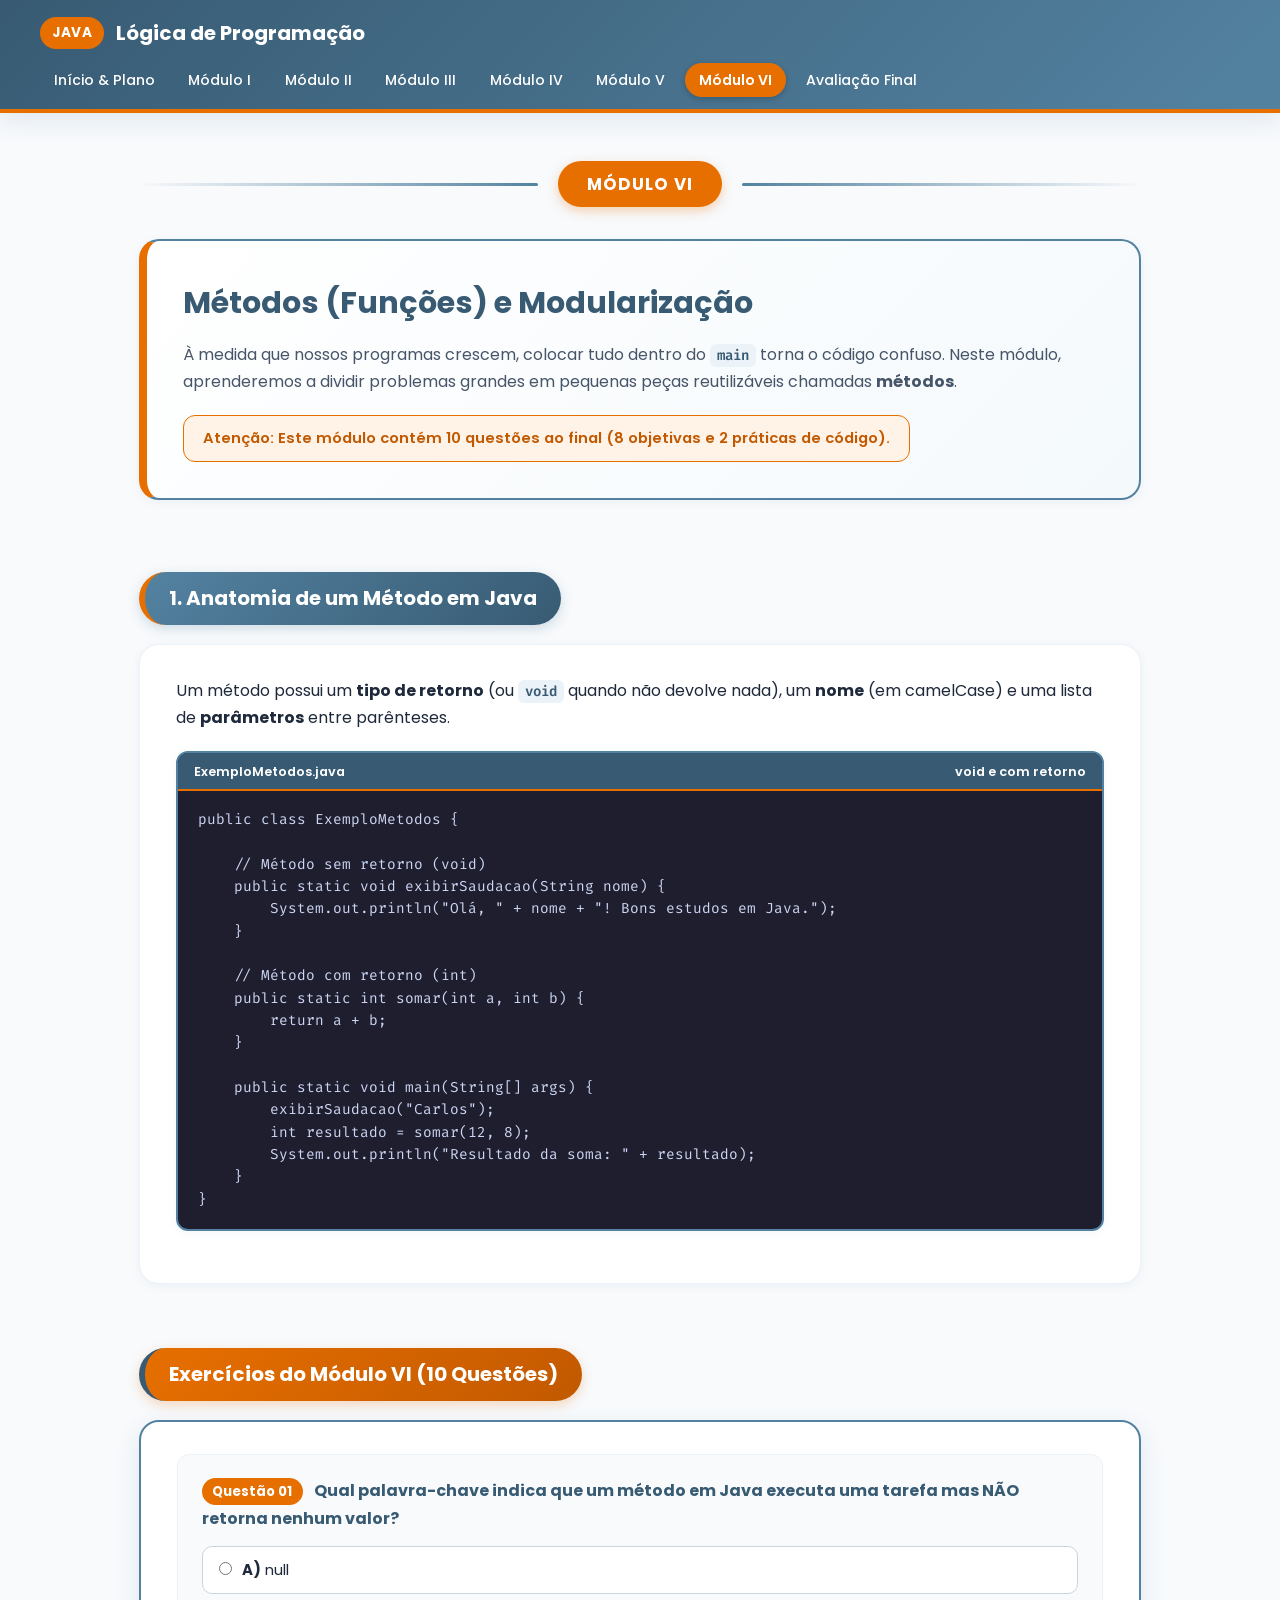
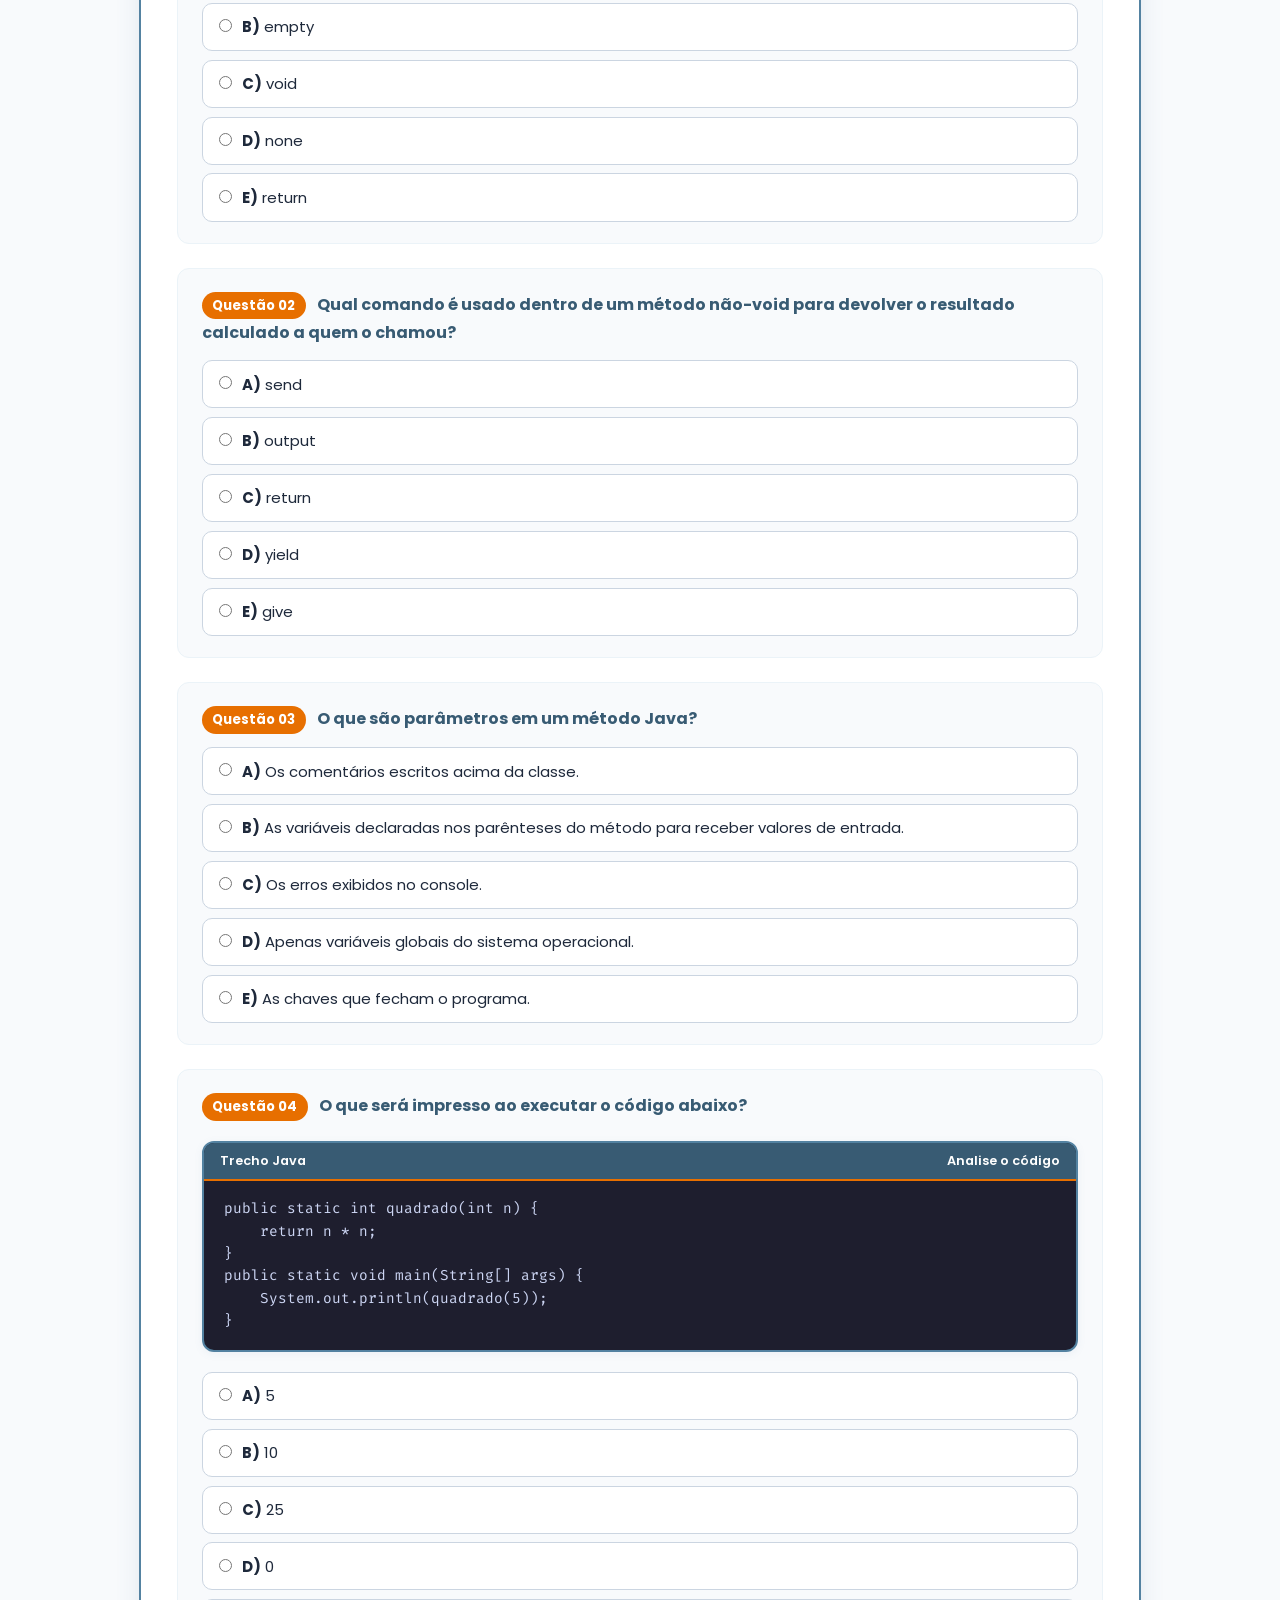
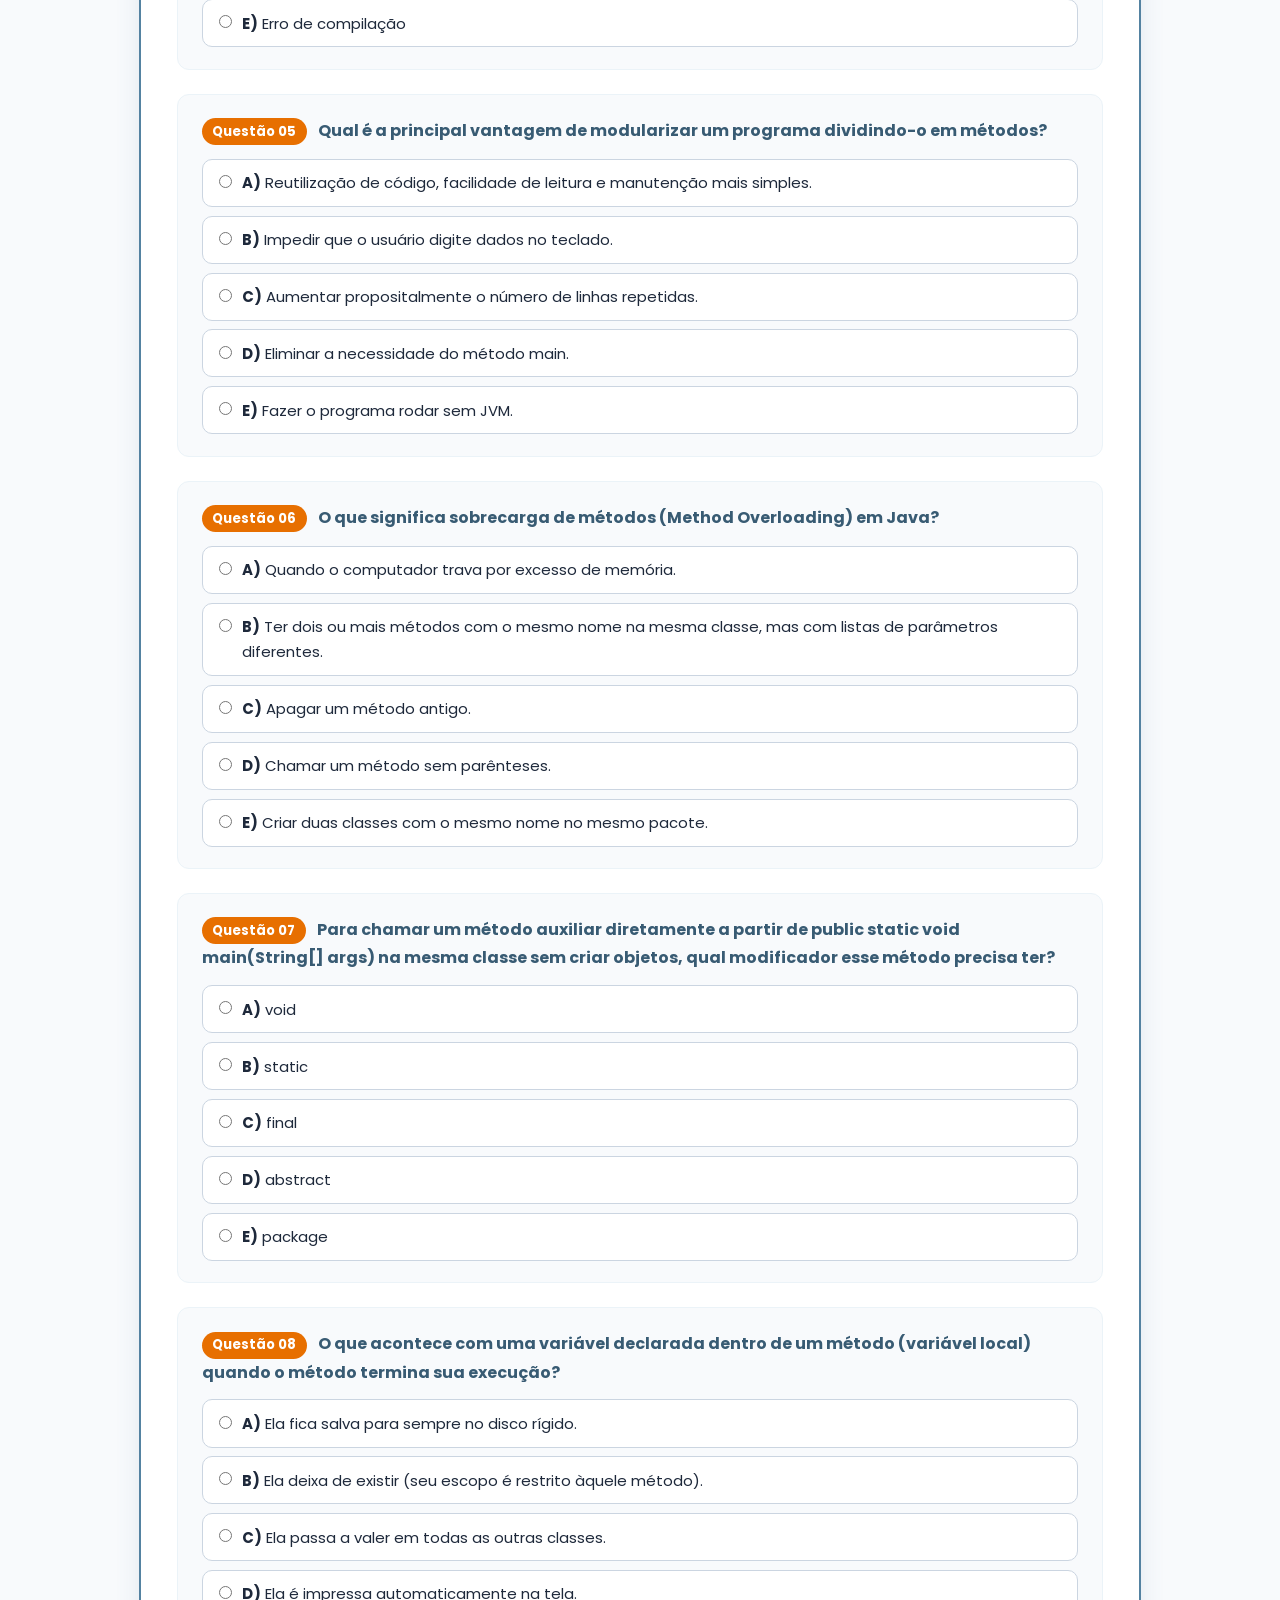
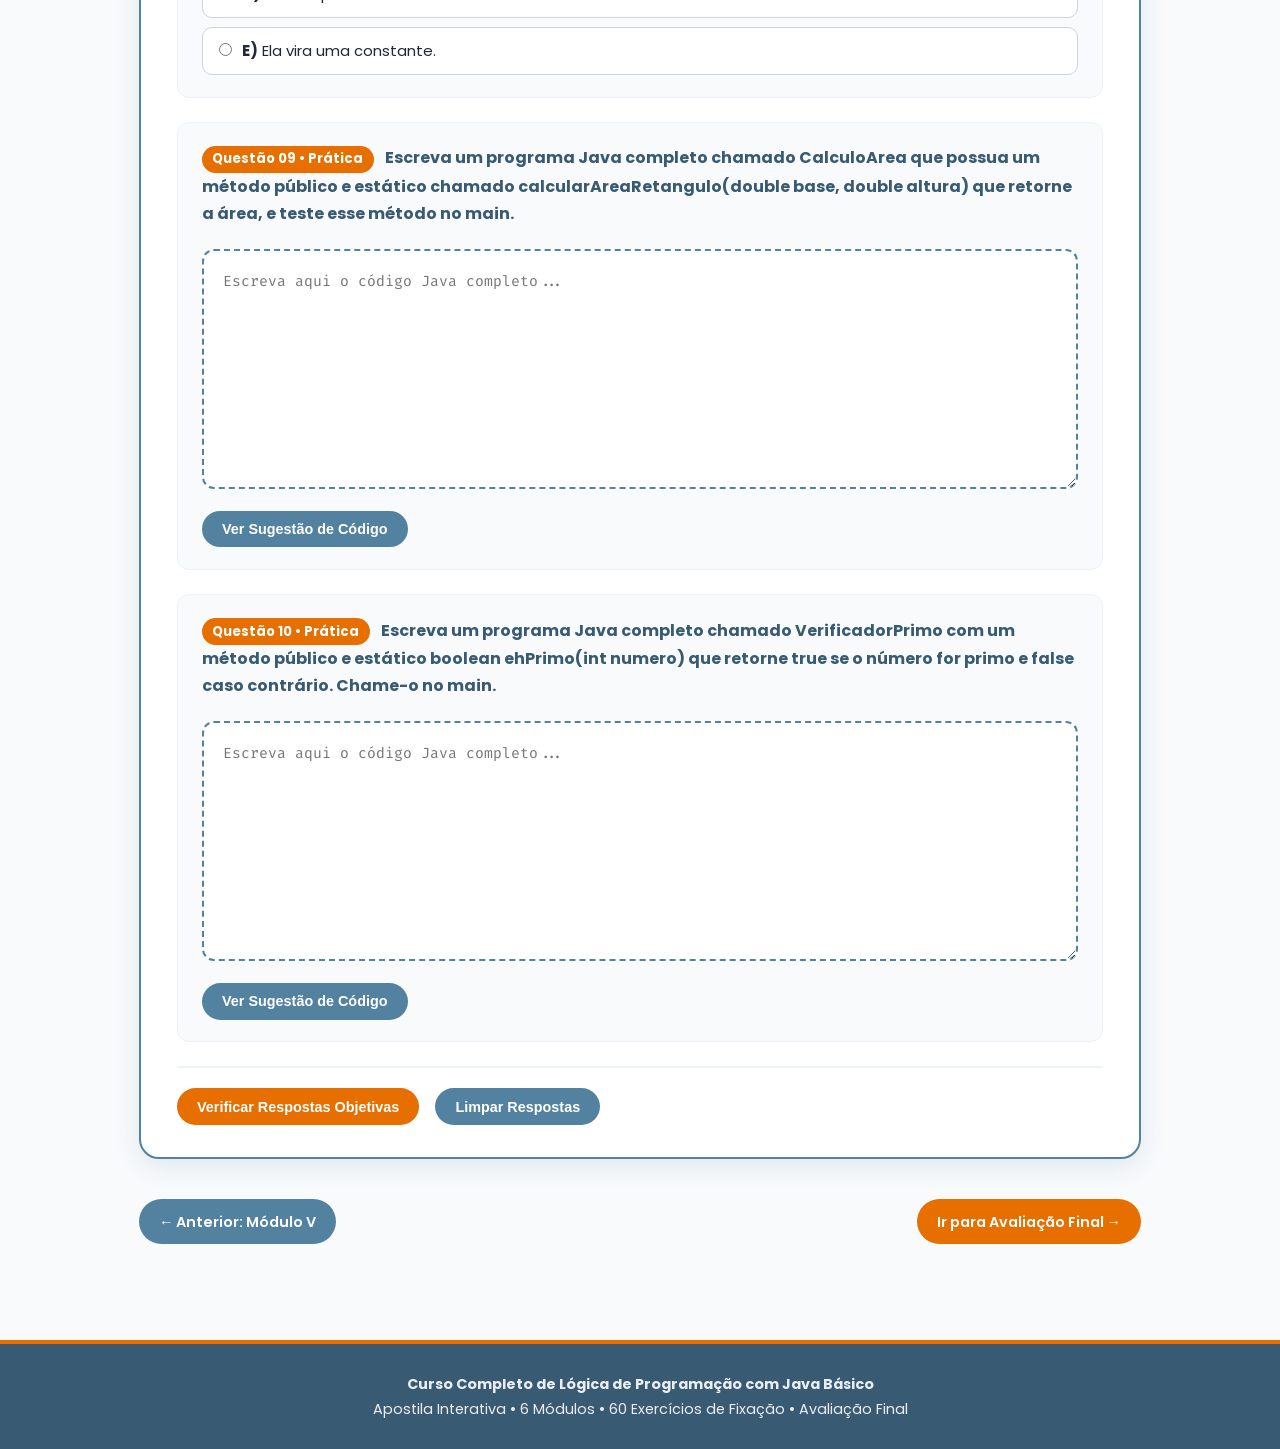
<file: modulo6.html>
<!DOCTYPE html>
<html lang="pt-BR">
<head>
  <meta charset="UTF-8">
  <meta name="viewport" content="width=device-width, initial-scale=1.0">
  <title>Módulo VI - Métodos e Modularização | Lógica de Programação com Java Básico</title>
  <link rel="stylesheet" href="styles.css">
</head>
<body>
  <header class="navbar">
    <div class="navbar-container">
      <a href="index.html" class="brand">
        <span class="brand-badge">JAVA</span>
        <span>Lógica de Programação</span>
      </a>
      <nav>
        <ul class="nav-links">
          <li><a href="index.html" class="">Início & Plano</a></li>
<li><a href="modulo1.html" class="">Módulo I</a></li>
<li><a href="modulo2.html" class="">Módulo II</a></li>
<li><a href="modulo3.html" class="">Módulo III</a></li>
<li><a href="modulo4.html" class="">Módulo IV</a></li>
<li><a href="modulo5.html" class="">Módulo V</a></li>
<li><a href="modulo6.html" class="active">Módulo VI</a></li>
<li><a href="avaliacao.html" class="">Avaliação Final</a></li>
        </ul>
      </nav>
    </div>
  </header>

  <main class="main-container">
    
<div class="chapter-separator">
  <div class="chapter-line"></div>
  <div class="chapter-badge">Módulo VI</div>
  <div class="chapter-line right"></div>
</div>

<section class="module-intro-card">
  <h1>Métodos (Funções) e Modularização</h1>
  <p>
    À medida que nossos programas crescem, colocar tudo dentro do <code class="inline">main</code> torna o código confuso. Neste módulo, aprenderemos a dividir problemas grandes em pequenas peças reutilizáveis chamadas <strong>métodos</strong>.
  </p>
  <div class="exercise-notice">
    Atenção: Este módulo contém 10 questões ao final (8 objetivas e 2 práticas de código).
  </div>
</section>

<div class="title-balloon">1. Anatomia de um Método em Java</div>
<section class="content-card">
  <p>
    Um método possui um <strong>tipo de retorno</strong> (ou <code class="inline">void</code> quando não devolve nada), um <strong>nome</strong> (em camelCase) e uma lista de <strong>parâmetros</strong> entre parênteses.
  </p>

  <div class="code-wrapper">
    <div class="code-header"><span>ExemploMetodos.java</span><span>void e com retorno</span></div>
    <pre>public class ExemploMetodos {

    // Método sem retorno (void)
    public static void exibirSaudacao(String nome) {
        System.out.println("Olá, " + nome + "! Bons estudos em Java.");
    }

    // Método com retorno (int)
    public static int somar(int a, int b) {
        return a + b;
    }

    public static void main(String[] args) {
        exibirSaudacao("Carlos");
        int resultado = somar(12, 8);
        System.out.println("Resultado da soma: " + resultado);
    }
}</pre>
  </div>
</section>

<div class="title-balloon orange">Exercícios do Módulo VI (10 Questões)</div>
<section class="exercise-section">
  <form id="form-m6">
    <div class="question-box mc-question" data-answer="C"><div class="question-title"><span class="question-number">Questão 01</span> Qual palavra-chave indica que um método em Java executa uma tarefa mas NÃO retorna nenhum valor?</div><div class="options-list"><label class="option-label"><input type="radio" name="q1" value="A"><span><strong>A)</strong> null</span></label>
<label class="option-label"><input type="radio" name="q1" value="B"><span><strong>B)</strong> empty</span></label>
<label class="option-label"><input type="radio" name="q1" value="C"><span><strong>C)</strong> void</span></label>
<label class="option-label"><input type="radio" name="q1" value="D"><span><strong>D)</strong> none</span></label>
<label class="option-label"><input type="radio" name="q1" value="E"><span><strong>E)</strong> return</span></label></div></div><div class="question-box mc-question" data-answer="C"><div class="question-title"><span class="question-number">Questão 02</span> Qual comando é usado dentro de um método não-void para devolver o resultado calculado a quem o chamou?</div><div class="options-list"><label class="option-label"><input type="radio" name="q2" value="A"><span><strong>A)</strong> send</span></label>
<label class="option-label"><input type="radio" name="q2" value="B"><span><strong>B)</strong> output</span></label>
<label class="option-label"><input type="radio" name="q2" value="C"><span><strong>C)</strong> return</span></label>
<label class="option-label"><input type="radio" name="q2" value="D"><span><strong>D)</strong> yield</span></label>
<label class="option-label"><input type="radio" name="q2" value="E"><span><strong>E)</strong> give</span></label></div></div><div class="question-box mc-question" data-answer="B"><div class="question-title"><span class="question-number">Questão 03</span> O que são parâmetros em um método Java?</div><div class="options-list"><label class="option-label"><input type="radio" name="q3" value="A"><span><strong>A)</strong> Os comentários escritos acima da classe.</span></label>
<label class="option-label"><input type="radio" name="q3" value="B"><span><strong>B)</strong> As variáveis declaradas nos parênteses do método para receber valores de entrada.</span></label>
<label class="option-label"><input type="radio" name="q3" value="C"><span><strong>C)</strong> Os erros exibidos no console.</span></label>
<label class="option-label"><input type="radio" name="q3" value="D"><span><strong>D)</strong> Apenas variáveis globais do sistema operacional.</span></label>
<label class="option-label"><input type="radio" name="q3" value="E"><span><strong>E)</strong> As chaves que fecham o programa.</span></label></div></div><div class="question-box mc-question" data-answer="C"><div class="question-title"><span class="question-number">Questão 04</span> O que será impresso ao executar o código abaixo?</div><div class="code-wrapper"><div class="code-header"><span>Trecho Java</span><span>Analise o código</span></div><pre>public static int quadrado(int n) {
    return n * n;
}
public static void main(String[] args) {
    System.out.println(quadrado(5));
}</pre></div><div class="options-list"><label class="option-label"><input type="radio" name="q4" value="A"><span><strong>A)</strong> 5</span></label>
<label class="option-label"><input type="radio" name="q4" value="B"><span><strong>B)</strong> 10</span></label>
<label class="option-label"><input type="radio" name="q4" value="C"><span><strong>C)</strong> 25</span></label>
<label class="option-label"><input type="radio" name="q4" value="D"><span><strong>D)</strong> 0</span></label>
<label class="option-label"><input type="radio" name="q4" value="E"><span><strong>E)</strong> Erro de compilação</span></label></div></div><div class="question-box mc-question" data-answer="A"><div class="question-title"><span class="question-number">Questão 05</span> Qual é a principal vantagem de modularizar um programa dividindo-o em métodos?</div><div class="options-list"><label class="option-label"><input type="radio" name="q5" value="A"><span><strong>A)</strong> Reutilização de código, facilidade de leitura e manutenção mais simples.</span></label>
<label class="option-label"><input type="radio" name="q5" value="B"><span><strong>B)</strong> Impedir que o usuário digite dados no teclado.</span></label>
<label class="option-label"><input type="radio" name="q5" value="C"><span><strong>C)</strong> Aumentar propositalmente o número de linhas repetidas.</span></label>
<label class="option-label"><input type="radio" name="q5" value="D"><span><strong>D)</strong> Eliminar a necessidade do método main.</span></label>
<label class="option-label"><input type="radio" name="q5" value="E"><span><strong>E)</strong> Fazer o programa rodar sem JVM.</span></label></div></div><div class="question-box mc-question" data-answer="B"><div class="question-title"><span class="question-number">Questão 06</span> O que significa sobrecarga de métodos (Method Overloading) em Java?</div><div class="options-list"><label class="option-label"><input type="radio" name="q6" value="A"><span><strong>A)</strong> Quando o computador trava por excesso de memória.</span></label>
<label class="option-label"><input type="radio" name="q6" value="B"><span><strong>B)</strong> Ter dois ou mais métodos com o mesmo nome na mesma classe, mas com listas de parâmetros diferentes.</span></label>
<label class="option-label"><input type="radio" name="q6" value="C"><span><strong>C)</strong> Apagar um método antigo.</span></label>
<label class="option-label"><input type="radio" name="q6" value="D"><span><strong>D)</strong> Chamar um método sem parênteses.</span></label>
<label class="option-label"><input type="radio" name="q6" value="E"><span><strong>E)</strong> Criar duas classes com o mesmo nome no mesmo pacote.</span></label></div></div><div class="question-box mc-question" data-answer="B"><div class="question-title"><span class="question-number">Questão 07</span> Para chamar um método auxiliar diretamente a partir de public static void main(String[] args) na mesma classe sem criar objetos, qual modificador esse método precisa ter?</div><div class="options-list"><label class="option-label"><input type="radio" name="q7" value="A"><span><strong>A)</strong> void</span></label>
<label class="option-label"><input type="radio" name="q7" value="B"><span><strong>B)</strong> static</span></label>
<label class="option-label"><input type="radio" name="q7" value="C"><span><strong>C)</strong> final</span></label>
<label class="option-label"><input type="radio" name="q7" value="D"><span><strong>D)</strong> abstract</span></label>
<label class="option-label"><input type="radio" name="q7" value="E"><span><strong>E)</strong> package</span></label></div></div><div class="question-box mc-question" data-answer="B"><div class="question-title"><span class="question-number">Questão 08</span> O que acontece com uma variável declarada dentro de um método (variável local) quando o método termina sua execução?</div><div class="options-list"><label class="option-label"><input type="radio" name="q8" value="A"><span><strong>A)</strong> Ela fica salva para sempre no disco rígido.</span></label>
<label class="option-label"><input type="radio" name="q8" value="B"><span><strong>B)</strong> Ela deixa de existir (seu escopo é restrito àquele método).</span></label>
<label class="option-label"><input type="radio" name="q8" value="C"><span><strong>C)</strong> Ela passa a valer em todas as outras classes.</span></label>
<label class="option-label"><input type="radio" name="q8" value="D"><span><strong>D)</strong> Ela é impressa automaticamente na tela.</span></label>
<label class="option-label"><input type="radio" name="q8" value="E"><span><strong>E)</strong> Ela vira uma constante.</span></label></div></div><div class="question-box"><div class="question-title"><span class="question-number">Questão 09 • Prática</span> Escreva um programa Java completo chamado CalculoArea que possua um método público e estático chamado calcularAreaRetangulo(double base, double altura) que retorne a área, e teste esse método no main.</div><textarea class="code-writing-area" placeholder="Escreva aqui o código Java completo..."></textarea><div class="solution-toggle"><button type="button" class="btn" onclick="toggleSolucao(this)">Ver Sugestão de Código</button><div class="solution-box"><strong>Sugestão de implementação em Java:</strong><div class="code-wrapper"><div class="code-header"><span>Solução Exemplo</span><span>Java</span></div><pre>public class CalculoArea {

    public static double calcularAreaRetangulo(double base, double altura) {
        return base * altura;
    }

    public static void main(String[] args) {
        double area = calcularAreaRetangulo(5.0, 4.0);
        System.out.println("Área do retângulo: " + area);
    }
}</pre></div></div></div></div><div class="question-box"><div class="question-title"><span class="question-number">Questão 10 • Prática</span> Escreva um programa Java completo chamado VerificadorPrimo com um método público e estático boolean ehPrimo(int numero) que retorne true se o número for primo e false caso contrário. Chame-o no main.</div><textarea class="code-writing-area" placeholder="Escreva aqui o código Java completo..."></textarea><div class="solution-toggle"><button type="button" class="btn" onclick="toggleSolucao(this)">Ver Sugestão de Código</button><div class="solution-box"><strong>Sugestão de implementação em Java:</strong><div class="code-wrapper"><div class="code-header"><span>Solução Exemplo</span><span>Java</span></div><pre>public class VerificadorPrimo {

    public static boolean ehPrimo(int numero) {
        if (numero <= 1) {
            return false;
        }
        for (int i = 2; i <= Math.sqrt(numero); i++) {
            if (numero % i == 0) {
                return false;
            }
        }
        return true;
    }

    public static void main(String[] args) {
        int n = 17;
        System.out.println(n + " é primo? " + ehPrimo(n));
    }
}</pre></div></div></div></div>
    <div class="quiz-actions">
      <button type="button" class="btn btn-orange" onclick="verificarRespostas('form-m6', 'fb-m6')">Verificar Respostas Objetivas</button>
      <button type="button" class="btn" onclick="limparRespostas('form-m6', 'fb-m6')">Limpar Respostas</button>
      <span id="fb-m6" class="quiz-feedback"></span>
    </div>
  </form>
</section>

<div class="page-nav-footer">
  <a href="modulo5.html" class="btn">&larr; Anterior: Módulo V</a>
  <a href="avaliacao.html" class="btn btn-orange">Ir para Avaliação Final &rarr;</a>
</div>

  </main>

  <footer>
    <p><strong>Curso Completo de Lógica de Programação com Java Básico</strong></p>
    <p>Apostila Interativa • 6 Módulos • 60 Exercícios de Fixação • Avaliação Final</p>
  </footer>
  <script src="script.js"></script>
    
</body>
</html>
</file>
<file: styles.css>
@import url('https://fonts.googleapis.com/css2?family=Fira+Code:wght@400;500&family=Poppins:wght@300;400;500;600;700;800&display=swap');

:root {
  --java-blue: #5382A1;
  --java-blue-dark: #385B73;
  --java-blue-light: #EBF3F8;
  --java-blue-soft: #F4F9FC;
  --java-orange: #E76F00;
  --java-orange-dark: #C25900;
  --java-orange-light: #FFF3E8;
  --text-main: #1E293B;
  --text-muted: #475569;
  --bg-page: #F8FAFC;
  --bg-card: #FFFFFF;
  --border-color: #CBD5E1;
  --code-bg: #1E1E2E;
  --code-text: #CDD6F4;
  --success: #16A34A;
  --error: #DC2626;
  --shadow-sm: 0 2px 8px rgba(83, 130, 161, 0.08);
  --shadow-md: 0 8px 24px rgba(83, 130, 161, 0.14);
  --radius-md: 12px;
  --radius-lg: 20px;
  --radius-pill: 999px;
}

* {
  box-sizing: border-box;
  margin: 0;
  padding: 0;
}

body {
  font-family: 'Poppins', sans-serif;
  background-color: var(--bg-page);
  color: var(--text-main);
  line-height: 1.7;
  display: flex;
  flex-direction: column;
  min-height: 100vh;
}

.navbar {
  background: linear-gradient(135deg, var(--java-blue-dark), var(--java-blue));
  color: #FFFFFF;
  padding: 1rem 2rem;
  position: sticky;
  top: 0;
  z-index: 1000;
  box-shadow: var(--shadow-md);
  border-bottom: 4px solid var(--java-orange);
}

.navbar-container {
  max-width: 1200px;
  margin: 0 auto;
  display: flex;
  flex-wrap: wrap;
  justify-content: space-between;
  align-items: center;
  gap: 1rem;
}

.brand {
  display: flex;
  align-items: center;
  gap: 0.75rem;
  text-decoration: none;
  color: #FFFFFF;
  font-weight: 700;
  font-size: 1.25rem;
}

.brand-badge {
  background-color: var(--java-orange);
  color: #FFFFFF;
  padding: 0.25rem 0.75rem;
  border-radius: var(--radius-pill);
  font-size: 0.85rem;
  font-weight: 700;
  letter-spacing: 0.5px;
}

.nav-links {
  display: flex;
  flex-wrap: wrap;
  gap: 0.4rem;
  list-style: none;
}

.nav-links a {
  color: #FFFFFF;
  text-decoration: none;
  font-size: 0.88rem;
  font-weight: 500;
  padding: 0.45rem 0.85rem;
  border-radius: var(--radius-pill);
  transition: all 0.2s ease;
}

.nav-links a:hover {
  background-color: rgba(255, 255, 255, 0.18);
}

.nav-links a.active {
  background-color: var(--java-orange);
  font-weight: 600;
  box-shadow: 0 2px 6px rgba(0, 0, 0, 0.2);
}

.main-container {
  max-width: 1050px;
  width: 100%;
  margin: 2rem auto;
  padding: 0 1.5rem;
  flex: 1;
}

.hero-cover {
  background: var(--bg-card);
  border-radius: var(--radius-lg);
  padding: 3.5rem 2.5rem;
  text-align: center;
  box-shadow: var(--shadow-md);
  border: 2px solid var(--java-blue-light);
  border-top: 8px solid var(--java-blue);
  border-bottom: 8px solid var(--java-orange);
  margin-bottom: 2.5rem;
}

.hero-tag {
  display: inline-block;
  background-color: var(--java-orange-light);
  color: var(--java-orange-dark);
  border: 1.5px solid var(--java-orange);
  font-weight: 700;
  font-size: 0.85rem;
  padding: 0.35rem 1.1rem;
  border-radius: var(--radius-pill);
  margin-bottom: 1.25rem;
  text-transform: uppercase;
  letter-spacing: 1px;
}

.hero-cover h1 {
  font-size: 2.4rem;
  color: var(--java-blue-dark);
  line-height: 1.25;
  margin-bottom: 1rem;
  font-weight: 800;
}

.hero-cover h1 span {
  color: var(--java-orange);
}

.hero-subtitle {
  font-size: 1.1rem;
  color: var(--text-muted);
  max-width: 720px;
  margin: 0 auto 2rem auto;
}

.hero-meta {
  display: flex;
  flex-wrap: wrap;
  justify-content: center;
  gap: 1rem;
  margin-top: 1.5rem;
}

.meta-pill {
  background-color: var(--java-blue-soft);
  border: 1px solid var(--java-blue);
  color: var(--java-blue-dark);
  padding: 0.5rem 1.2rem;
  border-radius: var(--radius-pill);
  font-size: 0.9rem;
  font-weight: 600;
}

.chapter-separator {
  display: flex;
  align-items: center;
  justify-content: center;
  gap: 1.25rem;
  margin: 1rem 0 2rem 0;
}

.chapter-line {
  flex: 1;
  height: 3px;
  background: linear-gradient(90deg, transparent, var(--java-blue));
  border-radius: 4px;
}

.chapter-line.right {
  background: linear-gradient(90deg, var(--java-blue), transparent);
}

.chapter-badge {
  background-color: var(--java-orange);
  color: #FFFFFF;
  font-weight: 700;
  font-size: 1.05rem;
  padding: 0.55rem 1.8rem;
  border-radius: var(--radius-pill);
  letter-spacing: 1px;
  box-shadow: 0 4px 12px rgba(231, 111, 0, 0.3);
  text-transform: uppercase;
}

.module-intro-card {
  background: linear-gradient(135deg, #FFFFFF 0%, var(--java-blue-soft) 100%);
  border: 2px solid var(--java-blue);
  border-left: 8px solid var(--java-orange);
  border-radius: var(--radius-lg);
  padding: 2.25rem;
  margin-bottom: 2.5rem;
  box-shadow: var(--shadow-sm);
}

.module-intro-card h1 {
  color: var(--java-blue-dark);
  font-size: 1.9rem;
  margin-bottom: 0.75rem;
}

.module-intro-card p {
  color: var(--text-muted);
  margin-bottom: 1.25rem;
}

.exercise-notice {
  display: inline-flex;
  align-items: center;
  gap: 0.6rem;
  background-color: var(--java-orange-light);
  border: 1.5px solid var(--java-orange);
  color: var(--java-orange-dark);
  padding: 0.6rem 1.2rem;
  border-radius: var(--radius-md);
  font-weight: 600;
  font-size: 0.92rem;
}

.title-balloon {
  display: inline-block;
  background: linear-gradient(135deg, var(--java-blue), var(--java-blue-dark));
  color: #FFFFFF;
  padding: 0.6rem 1.5rem;
  border-radius: var(--radius-pill);
  font-size: 1.25rem;
  font-weight: 700;
  margin: 2rem 0 1.2rem 0;
  box-shadow: 0 4px 12px rgba(83, 130, 161, 0.25);
  border-left: 6px solid var(--java-orange);
}

.title-balloon.orange {
  background: linear-gradient(135deg, var(--java-orange), var(--java-orange-dark));
  border-left: 6px solid var(--java-blue-dark);
  box-shadow: 0 4px 12px rgba(231, 111, 0, 0.25);
}

.content-card {
  background-color: var(--bg-card);
  border-radius: var(--radius-lg);
  padding: 2rem 2.25rem;
  margin-bottom: 2rem;
  box-shadow: var(--shadow-sm);
  border: 1px solid var(--java-blue-light);
}

.content-card h3 {
  color: var(--java-blue-dark);
  font-size: 1.2rem;
  margin: 1.4rem 0 0.6rem 0;
  display: flex;
  align-items: center;
  gap: 0.5rem;
}

.content-card h3::before {
  content: "";
  display: inline-block;
  width: 8px;
  height: 20px;
  background-color: var(--java-orange);
  border-radius: 4px;
}

.content-card p {
  margin-bottom: 1rem;
  color: var(--text-main);
}

.content-card ul, .content-card ol {
  margin: 0.75rem 0 1.25rem 1.75rem;
}

.content-card li {
  margin-bottom: 0.45rem;
}

.professor-tip {
  background-color: var(--java-orange-light);
  border-left: 5px solid var(--java-orange);
  border-radius: 0 var(--radius-md) var(--radius-md) 0;
  padding: 1.1rem 1.4rem;
  margin: 1.5rem 0;
}

.professor-tip strong {
  color: var(--java-orange-dark);
  display: block;
  margin-bottom: 0.3rem;
}

.code-wrapper {
  background-color: var(--code-bg);
  border-radius: var(--radius-md);
  margin: 1.25rem 0;
  overflow: hidden;
  border: 2px solid var(--java-blue);
  box-shadow: var(--shadow-sm);
}

.code-header {
  background-color: var(--java-blue-dark);
  color: #FFFFFF;
  padding: 0.45rem 1rem;
  font-size: 0.8rem;
  font-weight: 600;
  display: flex;
  justify-content: space-between;
  align-items: center;
  border-bottom: 2px solid var(--java-orange);
}

pre {
  padding: 1.1rem 1.25rem;
  overflow-x: auto;
  font-family: 'Fira Code', monospace;
  font-size: 0.9rem;
  line-height: 1.55;
  color: var(--code-text);
}

code.inline {
  background-color: var(--java-blue-light);
  color: var(--java-blue-dark);
  padding: 0.15rem 0.45rem;
  border-radius: 6px;
  font-family: 'Fira Code', monospace;
  font-size: 0.88em;
  font-weight: 600;
}

.table-caption {
  font-weight: 700;
  color: var(--java-blue-dark);
  margin: 1.5rem 0 0.6rem 0;
  padding-left: 0.75rem;
  border-left: 4px solid var(--java-orange);
  font-size: 0.98rem;
}

.table-responsive {
  overflow-x: auto;
  margin-bottom: 1.5rem;
  border-radius: var(--radius-md);
  border: 2px solid var(--java-blue);
  box-shadow: var(--shadow-sm);
}

table {
  width: 100%;
  border-collapse: collapse;
  background-color: #FFFFFF;
  font-size: 0.92rem;
}

thead th {
  background-color: var(--java-blue);
  color: #FFFFFF;
  font-weight: 600;
  text-align: left;
  padding: 0.85rem 1rem;
  border-bottom: 3px solid var(--java-orange);
}

tbody td {
  padding: 0.8rem 1rem;
  border-bottom: 1px solid var(--java-blue-light);
  color: var(--text-main);
}

tbody tr:nth-child(even) {
  background-color: var(--java-blue-soft);
}

tbody tr:hover {
  background-color: var(--java-orange-light);
}

tfoot td {
  background-color: var(--java-orange-light);
  color: var(--java-orange-dark);
  font-weight: 700;
  padding: 0.85rem 1rem;
  border-top: 2px solid var(--java-orange);
}

.modules-grid {
  display: grid;
  grid-template-columns: repeat(auto-fit, minmax(290px, 1fr));
  gap: 1.5rem;
  margin: 1.5rem 0 2.5rem 0;
}

.module-card {
  background-color: var(--bg-card);
  border-radius: var(--radius-lg);
  padding: 1.75rem;
  border: 2px solid var(--java-blue-light);
  border-top: 6px solid var(--java-blue);
  box-shadow: var(--shadow-sm);
  display: flex;
  flex-direction: column;
  justify-content: space-between;
  transition: transform 0.2s ease, box-shadow 0.2s ease, border-color 0.2s ease;
}

.module-card:hover {
  transform: translateY(-4px);
  box-shadow: var(--shadow-md);
  border-color: var(--java-orange);
}

.module-card.exam-card {
  border-top-color: var(--java-orange);
  background: linear-gradient(180deg, #FFFFFF 0%, var(--java-orange-light) 100%);
}

.module-card-tag {
  display: inline-block;
  background-color: var(--java-blue-light);
  color: var(--java-blue-dark);
  font-weight: 700;
  font-size: 0.8rem;
  padding: 0.25rem 0.8rem;
  border-radius: var(--radius-pill);
  margin-bottom: 0.8rem;
  align-self: flex-start;
}

.module-card.exam-card .module-card-tag {
  background-color: var(--java-orange);
  color: #FFFFFF;
}

.module-card h3 {
  color: var(--java-blue-dark);
  font-size: 1.15rem;
  margin-bottom: 0.6rem;
}

.module-card p {
  font-size: 0.9rem;
  color: var(--text-muted);
  margin-bottom: 1.25rem;
  flex: 1;
}

.btn {
  display: inline-block;
  text-align: center;
  background-color: var(--java-blue);
  color: #FFFFFF;
  text-decoration: none;
  font-weight: 600;
  font-size: 0.9rem;
  padding: 0.65rem 1.25rem;
  border-radius: var(--radius-pill);
  border: none;
  cursor: pointer;
  transition: background-color 0.2s ease;
}

.btn:hover {
  background-color: var(--java-blue-dark);
}

.btn-orange {
  background-color: var(--java-orange);
}

.btn-orange:hover {
  background-color: var(--java-orange-dark);
}

.exercise-section {
  background-color: var(--bg-card);
  border-radius: var(--radius-lg);
  padding: 2rem 2.25rem;
  margin-bottom: 2rem;
  box-shadow: var(--shadow-md);
  border: 2px solid var(--java-blue);
}

.question-box {
  background-color: var(--bg-page);
  border: 1.5px solid var(--java-blue-light);
  border-radius: var(--radius-md);
  padding: 1.35rem 1.5rem;
  margin-bottom: 1.5rem;
}

.question-title {
  font-weight: 700;
  color: var(--java-blue-dark);
  margin-bottom: 0.85rem;
  font-size: 1rem;
}

.question-number {
  display: inline-block;
  background-color: var(--java-orange);
  color: #FFFFFF;
  padding: 0.15rem 0.65rem;
  border-radius: var(--radius-pill);
  font-size: 0.82rem;
  margin-right: 0.5rem;
}

.options-list {
  display: flex;
  flex-direction: column;
  gap: 0.55rem;
}

.option-label {
  display: flex;
  align-items: flex-start;
  gap: 0.65rem;
  background-color: #FFFFFF;
  border: 1.5px solid var(--border-color);
  padding: 0.65rem 1rem;
  border-radius: 10px;
  cursor: pointer;
  font-size: 0.93rem;
  transition: all 0.15s ease;
}

.option-label:hover {
  border-color: var(--java-blue);
  background-color: var(--java-blue-soft);
}

.option-label input[type="radio"] {
  margin-top: 0.3rem;
  accent-color: var(--java-orange);
}

.option-label.correct {
  border-color: var(--success);
  background-color: #DCFCE7;
  color: #14532D;
  font-weight: 600;
}

.option-label.incorrect {
  border-color: var(--error);
  background-color: #FEE2E2;
  color: #7F1D1D;
}

.code-writing-area {
  width: 100%;
  min-height: 240px;
  background-color: #FFFFFF;
  border: 2px dashed var(--java-blue);
  border-radius: var(--radius-md);
  padding: 1.2rem;
  font-family: 'Fira Code', monospace;
  font-size: 0.92rem;
  color: var(--text-main);
  resize: vertical;
  line-height: 1.6;
  margin-top: 0.5rem;
}

.code-writing-area:focus {
  outline: none;
  border-style: solid;
  border-color: var(--java-orange);
  box-shadow: 0 0 0 3px rgba(231, 111, 0, 0.15);
}

.solution-toggle {
  margin-top: 0.85rem;
}

.solution-box {
  display: none;
  margin-top: 0.85rem;
  background-color: var(--java-blue-soft);
  border: 1.5px solid var(--java-blue);
  border-radius: var(--radius-md);
  padding: 1rem;
}

.solution-box.visible {
  display: block;
}

.quiz-actions {
  display: flex;
  flex-wrap: wrap;
  align-items: center;
  gap: 1rem;
  margin-top: 1.5rem;
  padding-top: 1.25rem;
  border-top: 2px solid var(--java-blue-light);
}

.quiz-feedback {
  font-weight: 700;
  color: var(--java-blue-dark);
  font-size: 1rem;
}

.page-nav-footer {
  display: flex;
  justify-content: space-between;
  align-items: center;
  gap: 1rem;
  margin: 2.5rem 0 1rem 0;
  flex-wrap: wrap;
}

footer {
  background-color: var(--java-blue-dark);
  color: #FFFFFF;
  text-align: center;
  padding: 1.75rem 1rem;
  margin-top: 3rem;
  border-top: 4px solid var(--java-orange);
  font-size: 0.9rem;
}

footer p {
  opacity: 0.9;
}

@media (max-width: 768px) {
  .hero-cover h1 {
    font-size: 1.75rem;
  }
  .navbar-container {
    flex-direction: column;
    align-items: flex-start;
  }
  .content-card, .exercise-section, .module-intro-card {
    padding: 1.4rem;
  }
}
</file>
